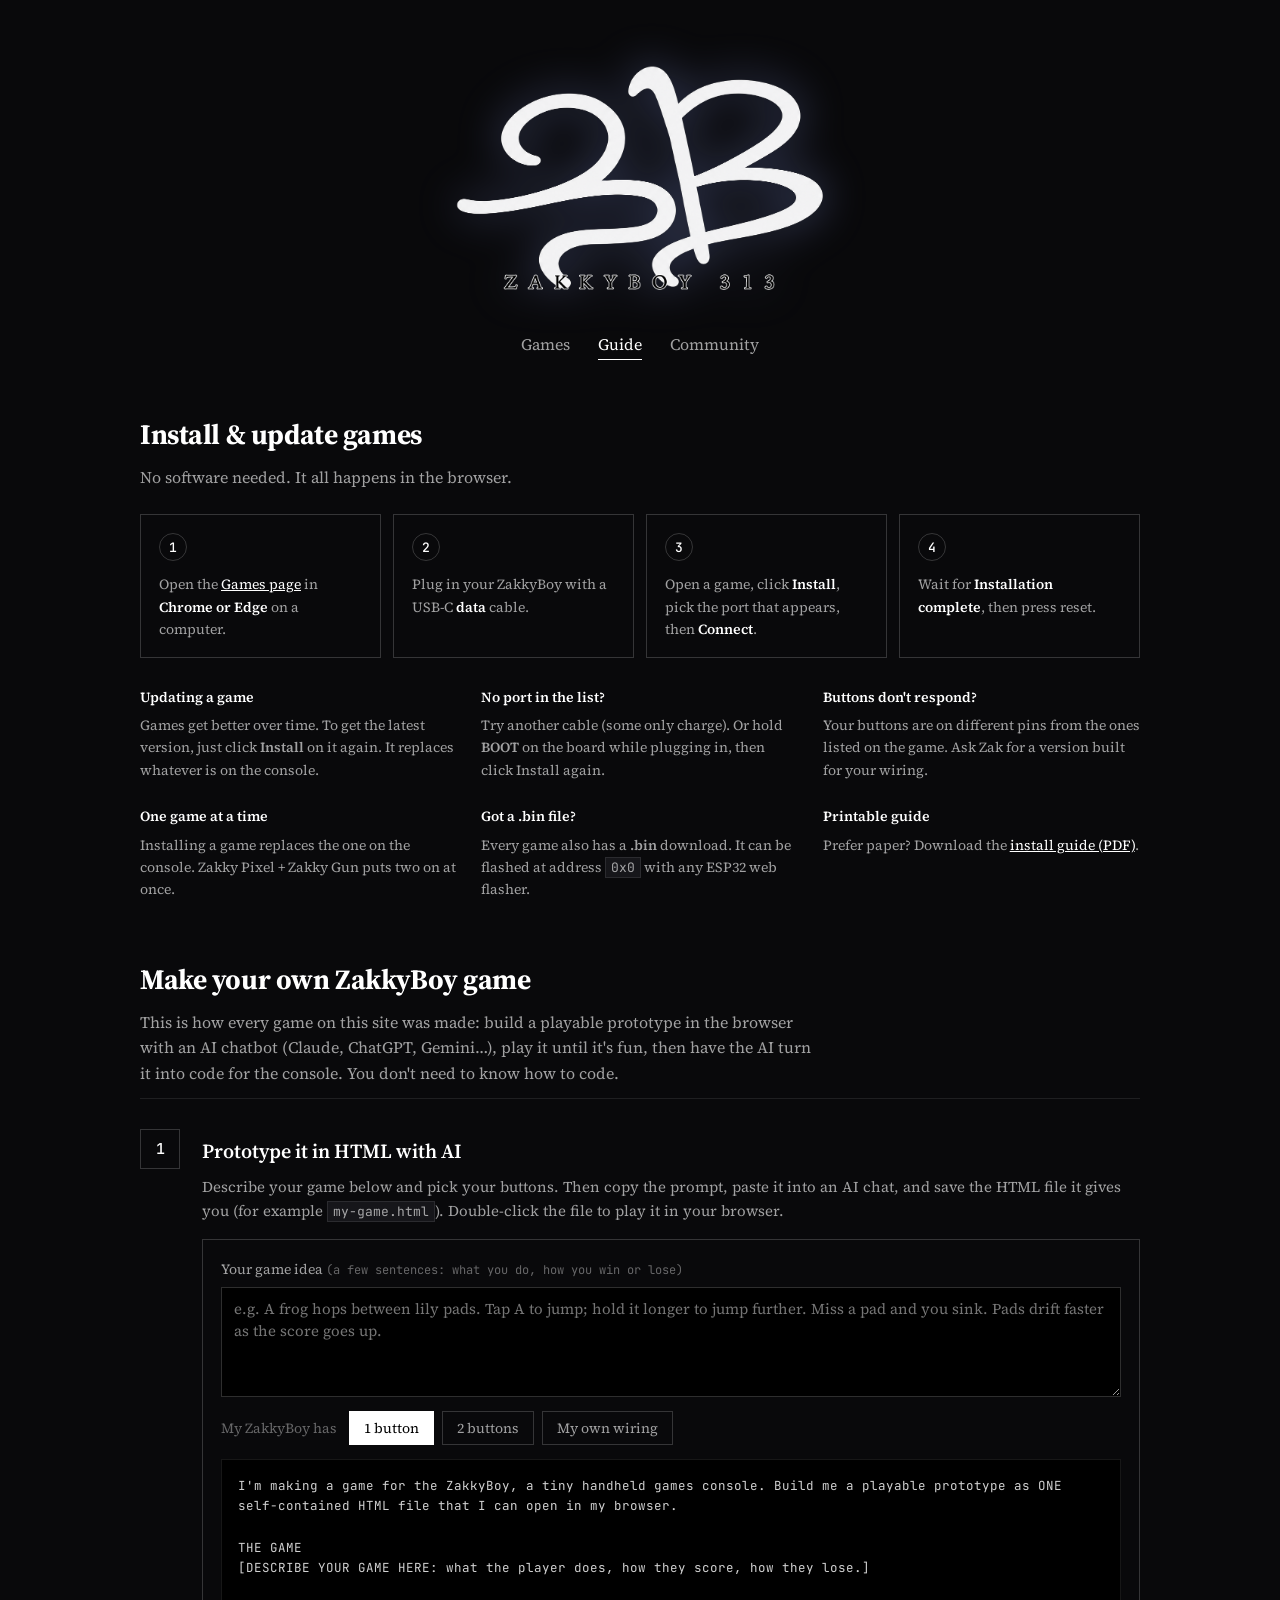
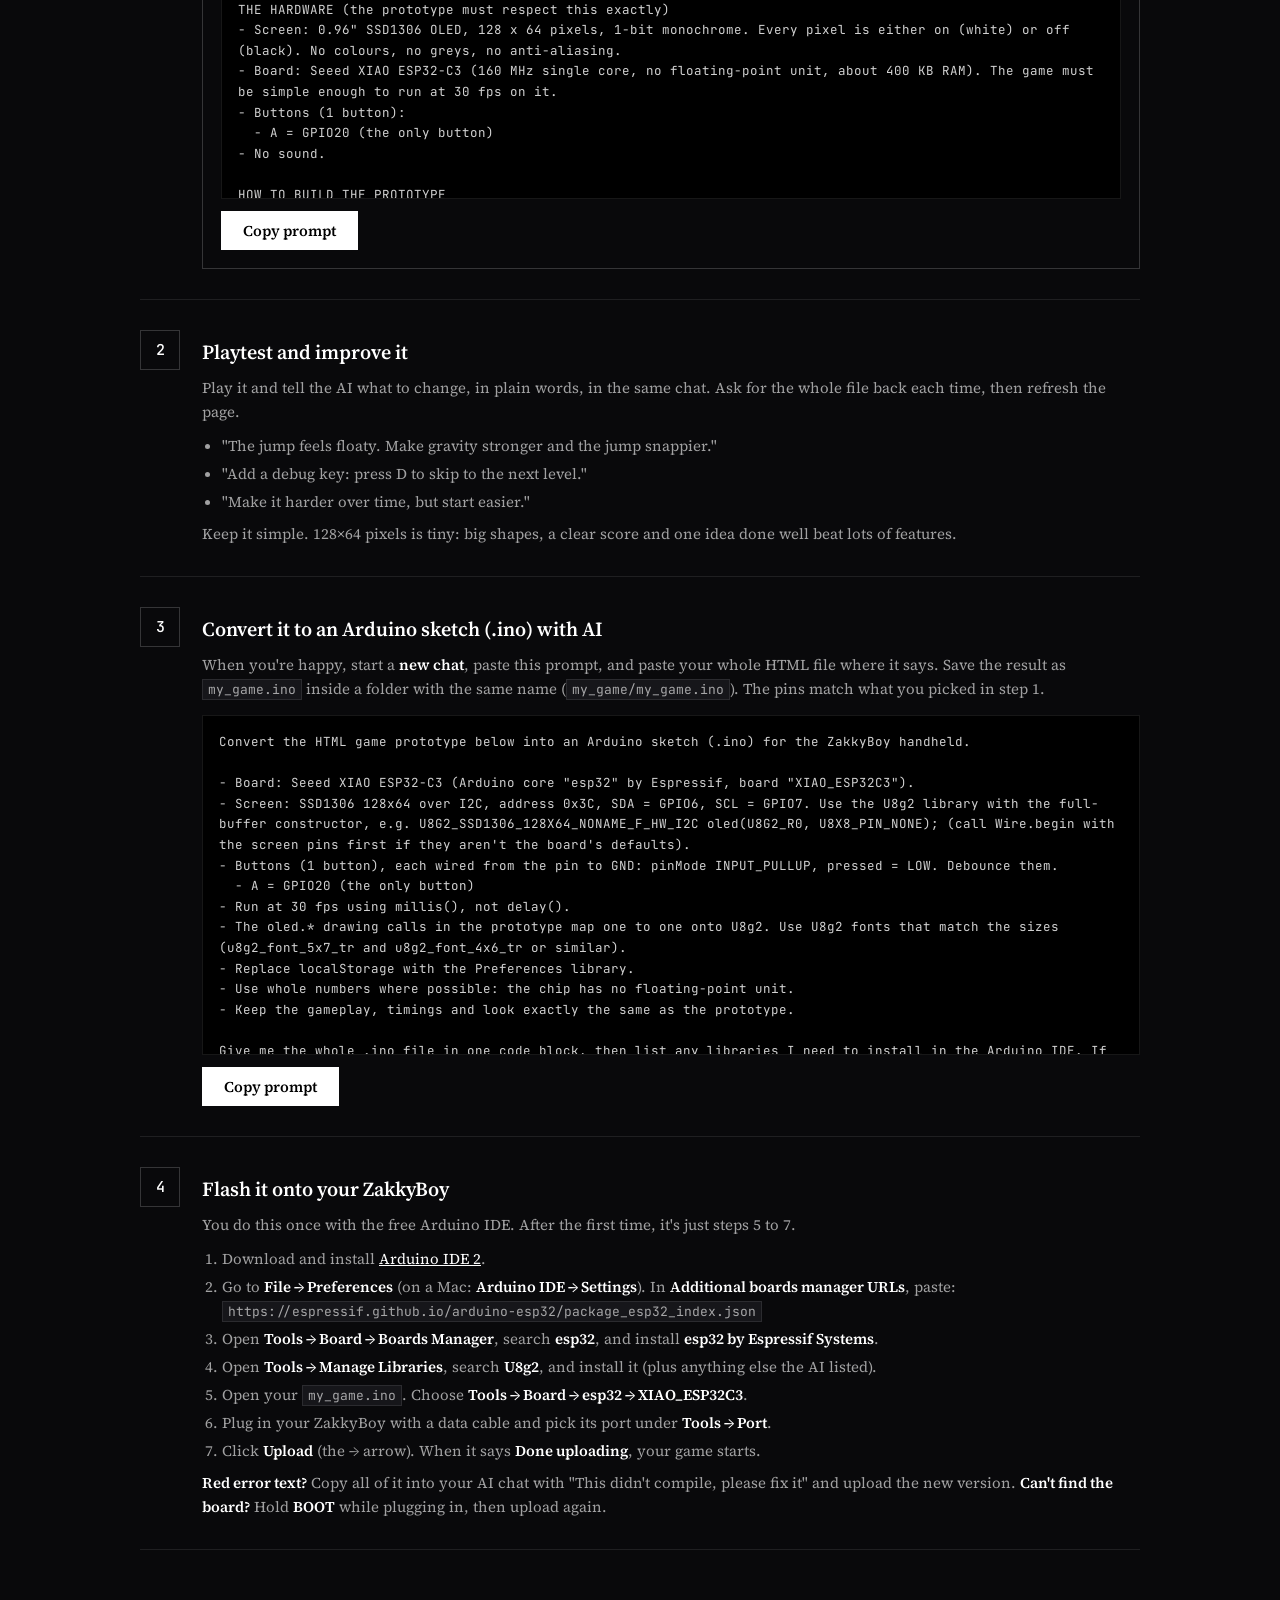
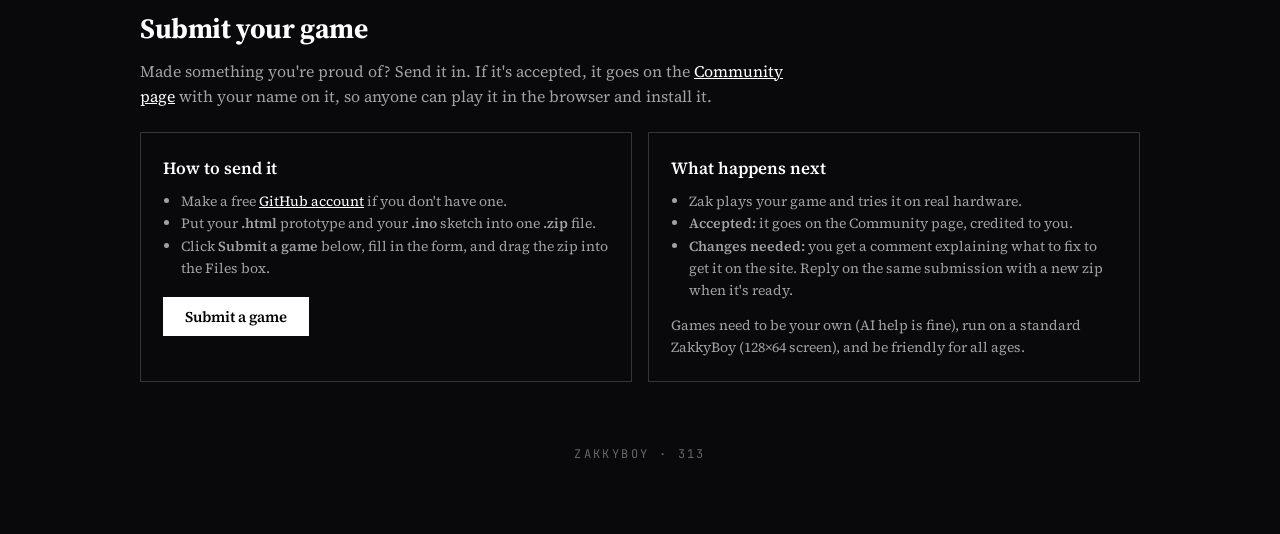
<file: guide.html>
<!doctype html>
<html lang="en">
<head>
<meta charset="utf-8">
<meta name="viewport" content="width=device-width, initial-scale=1">
<title>Guide · ZakkyBoy Games</title>
<meta name="description" content="Install and update ZakkyBoy games, make your own with AI, and submit it to the community page.">
<link rel="icon" href="assets/logo.png">
<link rel="preconnect" href="https://fonts.googleapis.com">
<link rel="preconnect" href="https://fonts.gstatic.com" crossorigin>
<link href="https://fonts.googleapis.com/css2?family=Source+Serif+4:opsz,wght@8..60,400;8..60,600;8..60,700&family=JetBrains+Mono:wght@400;500&display=swap" rel="stylesheet">
<link rel="stylesheet" href="assets/site.css">
</head>
<body>
<div class="wrap">
  <header class="hero">
    <a href="index.html" aria-label="ZakkyBoy Games home"><img class="logo" src="assets/logo.png" alt="ZakkyBoy 313" width="1058" height="643"></a>
    <nav class="nav" aria-label="Main"><a href="index.html">Games</a><a href="guide.html" aria-current="page">Guide</a><a href="community.html">Community</a></nav>
  </header>
  <!-- ============ INSTALL ============ -->
  <section class="section" id="install">
    <h2>Install &amp; update games</h2>
    <p class="lede">No software needed. It all happens in the browser.</p>
    <ol class="steps">
      <li>Open the <a href="index.html">Games page</a> in <b>Chrome or Edge</b> on a computer.</li>
      <li>Plug in your ZakkyBoy with a USB-C <b>data</b> cable.</li>
      <li>Open a game, click <b>Install</b>, pick the port that appears, then <b>Connect</b>.</li>
      <li>Wait for <b>Installation complete</b>, then press reset.</li>
    </ol>
    <div class="help">
      <div><h4>Updating a game</h4><p>Games get better over time. To get the latest version, just click <b>Install</b> on it again. It replaces whatever is on the console.</p></div>
      <div><h4>No port in the list?</h4><p>Try another cable (some only charge). Or hold <b>BOOT</b> on the board while plugging in, then click Install again.</p></div>
      <div><h4>Buttons don't respond?</h4><p>Your buttons are on different pins from the ones listed on the game. Ask Zak for a version built for your wiring.</p></div>
      <div><h4>One game at a time</h4><p>Installing a game replaces the one on the console. Zakky Pixel + Zakky Gun puts two on at once.</p></div>
      <div><h4>Got a .bin file?</h4><p>Every game also has a <b>.bin</b> download. It can be flashed at address <code>0x0</code> with any ESP32 web flasher.</p></div>
      <div><h4>Printable guide</h4><p>Prefer paper? Download the <a href="ZakkyBoy install guide.pdf">install guide (PDF)</a>.</p></div>
    </div>
  </section>

  <!-- ============ MAKE ============ -->
  <section class="section" id="make">
    <h2>Make your own ZakkyBoy game</h2>
    <p class="lede">This is how every game on this site was made: build a playable prototype in the browser with an AI chatbot (Claude, ChatGPT, Gemini…), play it until it's fun, then have the AI turn it into code for the console. You don't need to know how to code.</p>

    <div class="stage-step">
      <div class="stage-num">1</div>
      <div>
        <h3>Prototype it in HTML with AI</h3>
        <p>Describe your game below and pick your buttons. Then copy the prompt, paste it into an AI chat, and save the HTML file it gives you (for example <code>my-game.html</code>). Double-click the file to play it in your browser.</p>
        <div class="builder">
          <div class="field">
            <label for="idea">Your game idea <span>(a few sentences: what you do, how you win or lose)</span></label>
            <textarea id="idea" placeholder="e.g. A frog hops between lily pads. Tap A to jump; hold it longer to jump further. Miss a pad and you sink. Pads drift faster as the score goes up."></textarea>
          </div>
          <div class="builder-row" role="group" aria-label="Buttons">
            <span class="label">My ZakkyBoy has</span>
            <button class="chip" type="button" data-layout="1" aria-pressed="true">1 button</button>
            <button class="chip" type="button" data-layout="2" aria-pressed="false">2 buttons</button>
            <button class="chip" type="button" data-layout="custom" aria-pressed="false">My own wiring</button>
          </div>
          <div class="form-grid" id="custom" hidden>
            <div class="field">
              <label for="cbuttons">Buttons and pins</label>
              <input type="text" id="cbuttons" placeholder="e.g. A = GPIO20, B = GPIO3, START = GPIO2 (separate with commas)">
            </div>
            <div class="field">
              <label for="cscreen">Screen pins</label>
              <input type="text" id="cscreen" value="SDA = GPIO6, SCL = GPIO7">
            </div>
          </div>
          <div class="prompt">
            <pre id="prompt1"></pre>
            <div class="prompt-actions"><button class="btn" type="button" data-copy="prompt1">Copy prompt</button><span class="copied" aria-live="polite"></span></div>
          </div>
        </div>
      </div>
    </div>

    <div class="stage-step">
      <div class="stage-num">2</div>
      <div>
        <h3>Playtest and improve it</h3>
        <p>Play it and tell the AI what to change, in plain words, in the same chat. Ask for the whole file back each time, then refresh the page.</p>
        <ul>
          <li>"The jump feels floaty. Make gravity stronger and the jump snappier."</li>
          <li>"Add a debug key: press D to skip to the next level."</li>
          <li>"Make it harder over time, but start easier."</li>
        </ul>
        <p>Keep it simple. 128×64 pixels is tiny: big shapes, a clear score and one idea done well beat lots of features.</p>
      </div>
    </div>

    <div class="stage-step">
      <div class="stage-num">3</div>
      <div>
        <h3>Convert it to an Arduino sketch (.ino) with AI</h3>
        <p>When you're happy, start a <b>new chat</b>, paste this prompt, and paste your whole HTML file where it says. Save the result as <code>my_game.ino</code> inside a folder with the same name (<code>my_game/my_game.ino</code>). The pins match what you picked in step 1.</p>
        <div class="prompt" style="margin-top:14px">
          <pre id="prompt2"></pre>
          <div class="prompt-actions"><button class="btn" type="button" data-copy="prompt2">Copy prompt</button><span class="copied" aria-live="polite"></span></div>
        </div>
      </div>
    </div>

    <div class="stage-step">
      <div class="stage-num">4</div>
      <div>
        <h3>Flash it onto your ZakkyBoy</h3>
        <p>You do this once with the free Arduino IDE. After the first time, it's just steps 5 to 7.</p>
        <ol>
          <li>Download and install <a href="https://www.arduino.cc/en/software" target="_blank" rel="noopener">Arduino IDE 2</a>.</li>
          <li>Go to <b>File → Preferences</b> (on a Mac: <b>Arduino IDE → Settings</b>). In <b>Additional boards manager URLs</b>, paste:<br><code>https://espressif.github.io/arduino-esp32/package_esp32_index.json</code></li>
          <li>Open <b>Tools → Board → Boards Manager</b>, search <b>esp32</b>, and install <b>esp32 by Espressif Systems</b>.</li>
          <li>Open <b>Tools → Manage Libraries</b>, search <b>U8g2</b>, and install it (plus anything else the AI listed).</li>
          <li>Open your <code>my_game.ino</code>. Choose <b>Tools → Board → esp32 → XIAO_ESP32C3</b>.</li>
          <li>Plug in your ZakkyBoy with a data cable and pick its port under <b>Tools → Port</b>.</li>
          <li>Click <b>Upload</b> (the → arrow). When it says <b>Done uploading</b>, your game starts.</li>
        </ol>
        <p><b>Red error text?</b> Copy all of it into your AI chat with "This didn't compile, please fix it" and upload the new version. <b>Can't find the board?</b> Hold <b>BOOT</b> while plugging in, then upload again.</p>
      </div>
    </div>
  </section>

  <!-- ============ SUBMIT ============ -->
  <section class="section" id="submit">
    <h2>Submit your game</h2>
    <p class="lede">Made something you're proud of? Send it in. If it's accepted, it goes on the <a href="community.html">Community page</a> with your name on it, so anyone can play it in the browser and install it.</p>

    <div class="two-col">
      <div class="panel">
        <h3>How to send it</h3>
        <ul>
          <li>Make a free <a href="https://github.com/signup" target="_blank" rel="noopener">GitHub account</a> if you don't have one.</li>
          <li>Put your <b>.html</b> prototype and your <b>.ino</b> sketch into one <b>.zip</b> file.</li>
          <li>Click <b>Submit a game</b> below, fill in the form, and drag the zip into the Files box.</li>
        </ul>
        <p style="margin-top:18px"><a class="btn" href="https://github.com/zakkyboy313/zakkyboy-games/issues/new?template=submit-game.yml" target="_blank" rel="noopener">Submit a game</a></p>
      </div>
      <div class="panel">
        <h3>What happens next</h3>
        <ul>
          <li>Zak plays your game and tries it on real hardware.</li>
          <li><b>Accepted:</b> it goes on the Community page, credited to you.</li>
          <li><b>Changes needed:</b> you get a comment explaining what to fix to get it on the site. Reply on the same submission with a new zip when it's ready.</li>
        </ul>
        <p style="margin-top:12px">Games need to be your own (AI help is fine), run on a standard ZakkyBoy (128×64 screen), and be friendly for all ages.</p>
      </div>
    </div>
  </section>

  <footer>ZAKKYBOY · 313</footer>
</div>
<script>
// Prompt builder: fills the two AI prompts with the player's idea and button wiring, and copies them.
const LAYOUTS = {
  1: { n: '1 button', buttons: ['A = GPIO20 (the only button)'], keys: 'Space = A' },
  2: { n: '2 buttons', buttons: ['A = GPIO20 (confirm)', 'B = GPIO3 (cycle / back)'], keys: 'Z = A, X = B' },
};
let layout = '1';
const $ = id => document.getElementById(id);

function wiring() {
  if (layout !== 'custom') return { ...LAYOUTS[layout], screen: 'SDA = GPIO6, SCL = GPIO7' };
  const buttons = $('cbuttons').value.split(',').map(s => s.trim()).filter(Boolean);
  if (!buttons.length) buttons.push('[LIST YOUR BUTTONS AND THEIR GPIO PINS HERE]');
  const n = buttons[0].startsWith('[') ? 'my own wiring' : buttons.length + ' button' + (buttons.length === 1 ? '' : 's');
  return { n, buttons,
           keys: 'arrow keys for any direction buttons, Z = A, X = B, Enter = START (pick sensible keys for any others)',
           screen: $('cscreen').value.trim() || 'SDA = GPIO6, SCL = GPIO7' };
}

function render() {
  const w = wiring();
  const list = w.buttons.map(b => '  - ' + b).join('\n');
  const idea = $('idea').value.trim() || '[DESCRIBE YOUR GAME HERE: what the player does, how they score, how they lose.]';
  $('prompt1').textContent =
`I'm making a game for the ZakkyBoy, a tiny handheld games console. Build me a playable prototype as ONE self-contained HTML file that I can open in my browser.

THE GAME
${idea}

THE HARDWARE (the prototype must respect this exactly)
- Screen: 0.96" SSD1306 OLED, 128 x 64 pixels, 1-bit monochrome. Every pixel is either on (white) or off (black). No colours, no greys, no anti-aliasing.
- Board: Seeed XIAO ESP32-C3 (160 MHz single core, no floating-point unit, about 400 KB RAM). The game must be simple enough to run at 30 fps on it.
- Buttons (${w.n}):
${list}
- No sound.

HOW TO BUILD THE PROTOTYPE
- Draw the 128x64 screen on a <canvas> scaled up 6x with crisp pixels (image-rendering: pixelated), centred on a dark page.
- Do ALL game drawing through a small object called "oled" that copies the U8g2 Arduino library: clearBuffer(), sendBuffer(), drawPixel, drawHLine, drawVLine, drawLine, drawBox, drawFrame, drawCircle, drawDisc, drawRBox, drawRFrame, drawTriangle, setDrawColor(0/1/2), setFont(name) and drawStr(x, y, text) with a small pixel font (5x7 and 3x5), positioned from the text baseline like U8g2. Never draw game graphics with other canvas calls, CSS or HTML elements. This is so the game can be converted to Arduino line by line later.
- Keyboard controls: ${w.keys}. Also show clickable on-screen buttons under the screen.
- Use one game loop at a fixed 30 fps: setup() runs once, then loop() every frame, like an Arduino sketch.
- Keep game state in plain variables, arrays and simple objects (they will become C structs). Prefer whole numbers, and don't create new arrays or objects every frame.
- Save the high score with localStorage (numbers only).
- Include a title screen, the game itself, and a game-over screen with the score. A starts and restarts.

Give me the complete HTML file in one code block. After it, suggest three ideas that would make the game more fun on such a tiny screen.`;

  $('prompt2').textContent =
`Convert the HTML game prototype below into an Arduino sketch (.ino) for the ZakkyBoy handheld.

- Board: Seeed XIAO ESP32-C3 (Arduino core "esp32" by Espressif, board "XIAO_ESP32C3").
- Screen: SSD1306 128x64 over I2C, address 0x3C, ${w.screen}. Use the U8g2 library with the full-buffer constructor, e.g. U8G2_SSD1306_128X64_NONAME_F_HW_I2C oled(U8G2_R0, U8X8_PIN_NONE); (call Wire.begin with the screen pins first if they aren't the board's defaults).
- Buttons (${w.n}), each wired from the pin to GND: pinMode INPUT_PULLUP, pressed = LOW. Debounce them.
${list}
- Run at 30 fps using millis(), not delay().
- The oled.* drawing calls in the prototype map one to one onto U8g2. Use U8g2 fonts that match the sizes (u8g2_font_5x7_tr and u8g2_font_4x6_tr or similar).
- Replace localStorage with the Preferences library.
- Use whole numbers where possible: the chip has no floating-point unit.
- Keep the gameplay, timings and look exactly the same as the prototype.

Give me the whole .ino file in one code block, then list any libraries I need to install in the Arduino IDE. If it doesn't compile, I'll paste the error back to you.

Here is the prototype:

[PASTE YOUR WHOLE HTML FILE HERE]`;
}

document.querySelectorAll('[data-layout]').forEach(chip => chip.addEventListener('click', () => {
  layout = chip.dataset.layout;
  document.querySelectorAll('[data-layout]').forEach(c => c.setAttribute('aria-pressed', c === chip));
  $('custom').hidden = layout !== 'custom';
  render();
}));
['idea', 'cbuttons', 'cscreen'].forEach(id => $(id).addEventListener('input', render));

document.querySelectorAll('[data-copy]').forEach(btn => btn.addEventListener('click', async () => {
  const text = $(btn.dataset.copy).textContent;
  const note = btn.parentElement.querySelector('.copied');
  try { await navigator.clipboard.writeText(text); note.textContent = 'Copied. Paste it into your AI chat.'; }
  catch (_) {
    const r = document.createRange(); r.selectNodeContents($(btn.dataset.copy));
    getSelection().removeAllRanges(); getSelection().addRange(r);
    note.textContent = 'Selected: press Ctrl+C (or Cmd+C) to copy.';
  }
  setTimeout(() => { note.textContent = ''; }, 4000);
}));

render();
</script>
</body>
</html>
</file>
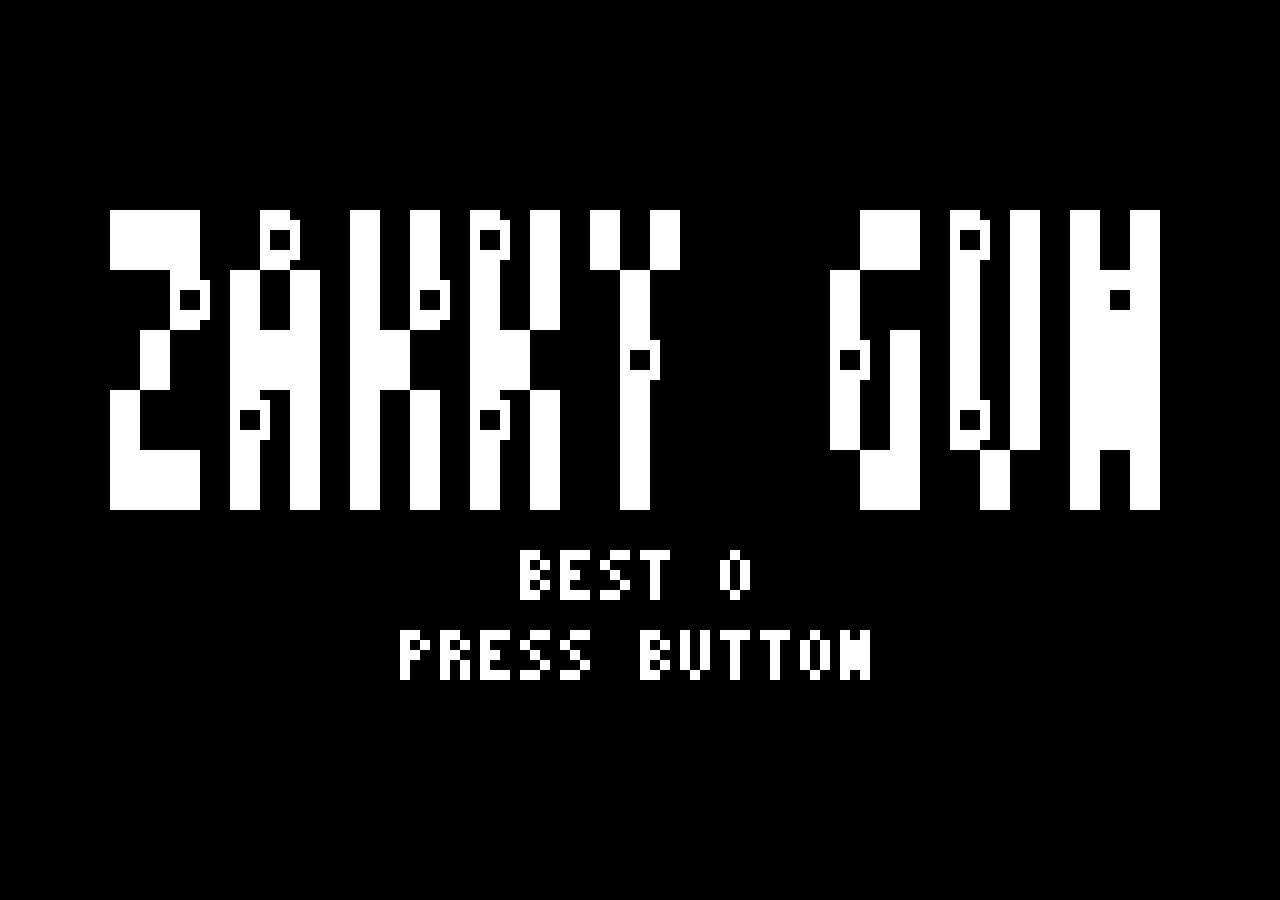
<file: play/gravity-tunnel.html>
<!DOCTYPE html>
<html lang="en">
<head>
<meta charset="UTF-8">
<meta name="viewport" content="width=device-width, initial-scale=1.0, user-scalable=no">
<title>GRAVITY TUNNEL</title>
<style>
  * { margin: 0; padding: 0; box-sizing: border-box; }
  html, body {
    background: #111;
    display: flex;
    flex-direction: column;
    align-items: center;
    min-height: 100vh;
    font-family: monospace;
    touch-action: none;
    overflow-x: hidden;
  }
  #layout {
    display: flex;
    flex-direction: column;
    align-items: center;
    gap: 8px;
    padding: 8px;
    width: 100%;
  }
  #left-col {
    display: flex;
    flex-direction: column;
    align-items: center;
    gap: 8px;
    width: 100%;
  }
  #canvas-wrap {
    width: 100%;
    display: flex;
    justify-content: center;
  }
  #gameCanvas {
    display: block;
    image-rendering: pixelated;
    image-rendering: crisp-edges;
    border: 1px solid #333;
    width: min(512px, 100%);
    height: auto;
  }
  #btn {
    width: min(512px, 100%);
    height: 72px;
    background: #1a1a1a;
    border: 2px solid #444;
    color: #fff;
    font-family: monospace;
    font-size: 14px;
    letter-spacing: 3px;
    cursor: pointer;
    user-select: none;
    -webkit-user-select: none;
    transition: background 0.05s;
  }
  #btn:active, #btn.pressed { background: #2a2a2a; border-color: #888; }
  #debug {
    width: min(512px, 100%);
    background: #0a0a0a;
    border: 1px solid #333;
    padding: 10px;
    color: #aaa;
    font-size: 11px;
    overflow-y: auto;
  }
  #debug h3 {
    color: #fff;
    font-size: 10px;
    letter-spacing: 2px;
    margin-bottom: 8px;
    border-bottom: 1px solid #333;
    padding-bottom: 4px;
  }
  .debug-section { margin-bottom: 10px; }
  .debug-section h4 {
    color: #888;
    font-size: 9px;
    letter-spacing: 1px;
    margin-bottom: 5px;
    text-transform: uppercase;
  }
  .slider-row {
    display: flex;
    align-items: center;
    gap: 6px;
    margin-bottom: 4px;
  }
  .slider-row label {
    width: 110px;
    font-size: 9px;
    color: #777;
    flex-shrink: 0;
  }
  .slider-row input[type=range] {
    flex: 1;
    height: 3px;
    accent-color: #fff;
  }
  .slider-row span {
    width: 30px;
    text-align: right;
    font-size: 9px;
    color: #ccc;
  }
</style>
</head>
<body>
<div id="layout">
  <div id="left-col">
    <div id="canvas-wrap">
      <canvas id="gameCanvas" width="128" height="64"></canvas>
    </div>
    <button id="btn">[ HOLD ]</button>
  </div>
  <div id="debug">
    <h3>DEBUG</h3>
    <div class="debug-section">
      <h4>Player</h4>
      <div class="slider-row"><label>Gravity</label><input type="range" id="sl-gravity" min="0.01" max="0.5" step="0.01" value="0.03"><span id="vl-gravity">0.03</span></div>
      <div class="slider-row"><label>Thrust</label><input type="range" id="sl-thrust" min="0.01" max="0.6" step="0.01" value="0.06"><span id="vl-thrust">0.06</span></div>
      <div class="slider-row"><label>Max Speed Y</label><input type="range" id="sl-maxvy" min="0.2" max="3" step="0.05" value="1.2"><span id="vl-maxvy">1.20</span></div>
      <div class="slider-row"><label>Fire Rate (s)</label><input type="range" id="sl-firerate" min="0.5" max="6" step="0.1" value="3"><span id="vl-firerate">3.0</span></div>
      <div class="slider-row"><label>Bullet Speed</label><input type="range" id="sl-bspeed" min="0.5" max="5" step="0.1" value="2.7"><span id="vl-bspeed">2.7</span></div>
      <div class="slider-row"><label>Attack Power</label><input type="range" id="sl-atk" min="1" max="5" step="1" value="1"><span id="vl-atk">1</span></div>
      <div class="slider-row"><label>Bullet Height</label><input type="range" id="sl-bulletH" min="1" max="5" step="1" value="2"><span id="vl-bulletH">2</span></div>
      <div class="slider-row"><label>Max HP</label><input type="range" id="sl-playerhp" min="1" max="10" step="1" value="3"><span id="vl-playerhp">3</span></div>
    </div>
    <div class="debug-section">
      <h4>Enemy</h4>
      <div class="slider-row"><label>Speed</label><input type="range" id="sl-espeed" min="0.1" max="3" step="0.05" value="0.5"><span id="vl-espeed">0.50</span></div>
      <div class="slider-row"><label>Fire Rate (s)</label><input type="range" id="sl-efirerate" min="0.5" max="6" step="0.1" value="4"><span id="vl-efirerate">4.0</span></div>
      <div class="slider-row"><label>Bullet Speed</label><input type="range" id="sl-ebspeed" min="0.5" max="4" step="0.1" value="1.3"><span id="vl-ebspeed">1.3</span></div>
      <div class="slider-row"><label>Max HP</label><input type="range" id="sl-ehp" min="1" max="10" step="1" value="1"><span id="vl-ehp">1</span></div>
      <div class="slider-row"><label>Points</label><input type="range" id="sl-epoints" min="1" max="10" step="1" value="1"><span id="vl-epoints">1</span></div>
      <div class="slider-row"><label>Spawn Rate (s)</label><input type="range" id="sl-espawn" min="0.5" max="8" step="0.25" value="3"><span id="vl-espawn">3.0</span></div>
      <div class="slider-row"><label>↳ current rate</label><span style="font-size:9px;color:#fff;font-weight:bold" id="vl-spawnrate">3.00</span></div>
      <div class="slider-row"><label>Powerup Every N pts</label><input type="range" id="sl-puevery" min="1" max="50" step="1" value="10"><span id="vl-puevery">10</span></div>
    </div>
    <div class="debug-section">
      <h4>Powerups</h4>
      <div style="display:flex;gap:16px;align-items:center;padding:4px 0;">
        <div>
          <div style="font-size:9px;color:#777;margin-bottom:3px;">HP</div>
          <canvas id="pu-preview-hp" width="24" height="24" style="image-rendering:pixelated;width:48px;height:48px;background:#000;border:1px solid #333;"></canvas>
        </div>
        <div>
          <div style="font-size:9px;color:#777;margin-bottom:3px;">FIRE RATE</div>
          <canvas id="pu-preview-fr" width="24" height="24" style="image-rendering:pixelated;width:48px;height:48px;background:#000;border:1px solid #333;"></canvas>
        </div>
      </div>
    </div>
      <div class="slider-row"><label>Amplitude (px)</label><input type="range" id="sl-ball-amp" min="1" max="40" step="1" value="10"><span id="vl-ball-amp">10</span></div>
      <div class="slider-row"><label>Frequency (Hz)</label><input type="range" id="sl-ball-freq" min="0.1" max="3" step="0.1" value="0.8"><span id="vl-ball-freq">0.8</span></div>
      <div class="slider-row"><label>Speed</label><input type="range" id="sl-ball-speed" min="0.1" max="3" step="0.05" value="0.4"><span id="vl-ball-speed">0.40</span></div>
      <div class="slider-row"><label>Knockback (px)</label><input type="range" id="sl-ball-kb" min="0" max="40" step="1" value="15"><span id="vl-ball-kb">15</span></div>
      <div class="slider-row"><button onclick="forceSpawnBall()" style="font-size:9px;font-family:monospace;background:#1a1a1a;color:#fff;border:1px solid #444;padding:3px 8px;cursor:pointer;">SPAWN BALL</button></div>
    </div>
  </div>
</div>

<script>
const canvas = document.getElementById('gameCanvas');
const ctx = canvas.getContext('2d');
const W = 128, H = 64;

// ─── PIXEL FONT 3x5 ──────────────────────────────────────────────────────────
const FONT = {
  'A':['010','101','111','101','101'],'B':['110','101','110','101','110'],
  'C':['011','100','100','100','011'],'D':['110','101','101','101','110'],
  'E':['111','100','110','100','111'],'F':['111','100','110','100','100'],
  'G':['011','100','101','101','011'],'H':['101','101','111','101','101'],
  'I':['111','010','010','010','111'],'J':['111','001','001','101','010'],
  'K':['101','101','110','101','101'],'L':['100','100','100','100','111'],
  'M':['101','111','111','101','101'],'N':['101','111','111','111','101'],
  'O':['010','101','101','101','010'],'P':['110','101','110','100','100'],
  'Q':['010','101','101','110','011'],'R':['110','101','110','101','101'],
  'S':['011','100','010','001','110'],'T':['111','010','010','010','010'],
  'U':['101','101','101','101','010'],'V':['101','101','101','010','010'],
  'W':['101','101','111','111','101'],'X':['101','101','010','101','101'],
  'Y':['101','010','010','010','010'],'Z':['111','001','010','100','111'],
  '0':['010','101','101','101','010'],'1':['010','110','010','010','111'],
  '2':['110','001','010','100','111'],'3':['110','001','010','001','110'],
  '4':['101','101','111','001','001'],'5':['111','100','110','001','110'],
  '6':['010','100','110','101','010'],'7':['111','001','010','010','010'],
  '8':['010','101','010','101','010'],'9':['010','101','011','001','010'],
  ' ':['000','000','000','000','000'],':':['000','010','000','010','000'],
  '-':['000','000','111','000','000'],'!':['010','010','010','000','010'],
  '.':['000','000','000','000','010'],'+':['000','010','111','010','000'],
};

function drawText(text, x, y) {
  let cx = x;
  for (const ch of text.toUpperCase()) {
    const g = FONT[ch] || FONT[' '];
    for (let row = 0; row < 5; row++)
      for (let col = 0; col < 3; col++)
        if (g[row][col] === '1') ctx.fillRect(cx + col, y + row, 1, 1);
    cx += 4;
  }
}

// ─── PRIMITIVES ───────────────────────────────────────────────────────────────
function drawLine(x0, y0, x1, y1) {
  x0=Math.round(x0); y0=Math.round(y0); x1=Math.round(x1); y1=Math.round(y1);
  let dx=Math.abs(x1-x0), dy=-Math.abs(y1-y0), sx=x0<x1?1:-1, sy=y0<y1?1:-1, err=dx+dy;
  while(true){
    ctx.fillRect(x0,y0,1,1);
    if(x0===x1&&y0===y1) break;
    let e2=2*err;
    if(e2>=dy){err+=dy;x0+=sx;}
    if(e2<=dx){err+=dx;y0+=sy;}
  }
}
function drawRect(x,y,w,h){
  drawLine(x,y,x+w-1,y); drawLine(x,y+h-1,x+w-1,y+h-1);
  drawLine(x,y,x,y+h-1); drawLine(x+w-1,y,x+w-1,y+h-1);
}
function fillRect(x,y,w,h){ ctx.fillRect(Math.round(x),Math.round(y),w,h); }

// Bresenham circle outline
function drawCircle(cx,cy,r){
  cx=Math.round(cx); cy=Math.round(cy);
  let x=0,y=r,d=3-2*r;
  function plot(px,py){ if(px>=0&&px<W&&py>=0&&py<H) ctx.fillRect(px,py,1,1); }
  while(y>=x){
    plot(cx+x,cy+y); plot(cx-x,cy+y); plot(cx+x,cy-y); plot(cx-x,cy-y);
    plot(cx+y,cy+x); plot(cx-y,cy+x); plot(cx+y,cy-x); plot(cx-y,cy-x);
    if(d<0) d+=4*x+6; else{d+=4*(x-y)+10;y--;} x++;
  }
}

// ─── SLIDERS ──────────────────────────────────────────────────────────────────
function bindSlider(id, valId, decimals) {
  const sl = document.getElementById(id);
  const vl = document.getElementById(valId);
  sl.addEventListener('input', () => { vl.textContent = parseFloat(sl.value).toFixed(decimals); });
  return () => parseFloat(sl.value);
}
const getGravity   = bindSlider('sl-gravity',  'vl-gravity',  2);
const getThrust    = bindSlider('sl-thrust',   'vl-thrust',   2);
const getMaxVY     = bindSlider('sl-maxvy',    'vl-maxvy',    2);
const getFireRate  = bindSlider('sl-firerate', 'vl-firerate', 1);
const getBSpeed    = bindSlider('sl-bspeed',   'vl-bspeed',   1);
const getAtk       = bindSlider('sl-atk',      'vl-atk',      0);
const getPlayerHP  = bindSlider('sl-playerhp', 'vl-playerhp', 0);
const getESpeed    = bindSlider('sl-espeed',   'vl-espeed',   2);
const getEFireRate = bindSlider('sl-efirerate','vl-efirerate',1);
const getEBSpeed   = bindSlider('sl-ebspeed',  'vl-ebspeed',  1);
const getEHPMax    = bindSlider('sl-ehp',      'vl-ehp',      0);
const getEPoints   = bindSlider('sl-epoints',  'vl-epoints',  0);
const getESpawn    = bindSlider('sl-espawn',   'vl-espawn',   1);
const getPUEvery   = bindSlider('sl-puevery',  'vl-puevery',  0);
const getBulletH   = bindSlider('sl-bulletH',  'vl-bulletH',  0);
const getBallAmp   = bindSlider('sl-ball-amp',  'vl-ball-amp',  0);
const getBallFreq  = bindSlider('sl-ball-freq', 'vl-ball-freq', 1);
const getBallSpeed = bindSlider('sl-ball-speed','vl-ball-speed',2);
const getBallKB    = bindSlider('sl-ball-kb',   'vl-ball-kb',   0);

// ─── CONSTANTS ────────────────────────────────────────────────────────────────
const PW=7, PH=5, EW=7, EH=5, BW=3;

// ─── STATE ────────────────────────────────────────────────────────────────────
let player, bullets, enemyBullets, enemies, powerups, explosions;
let score, killCount, spawnTimer, playerFireTimer;
let pointsEarned; // only goes up, used for powerup thresholds
let comboCount, comboButtonUses, comboPopTimer, comboPopValue, lastScoreForPU;
let powerupsCollected;
let bestScore=0, bestKills=0;
let buttonHeld = false;
let state = 'title';
let flashTimer = 0;

function initGame() {
  const maxHp = getPlayerHP();
  player = { x:8, y:H/2-PH/2, vy:0, hp:maxHp, maxHp, invTimer:0 };
  bullets=[]; enemyBullets=[]; enemies=[]; powerups=[]; explosions=[]; heartBursts=[];
  score=0; killCount=0; pointsEarned=0; spawnTimer=currentSpawnRate(); playerFireTimer=0; flashTimer=0;
  powerupsCollected=0;
  comboCount=0;       // current stomp chain length
  comboButtonUses=0;  // button presses since last stomp (breaks combo at >1)
  comboPopTimer=0;    // how long to show combo text
  comboPopValue=0;    // what combo value to show
  lastScoreForPU=0;   // last score threshold that triggered a powerup
  state='play';
}

// ─── EXPLOSION ────────────────────────────────────────────────────────────────
function makeExplosion(cx,cy,big){
  const n=big?12:8, age=big?26:18;
  return {
    cx, cy, age:0, maxAge:age,
    particles:Array.from({length:n},(_,i)=>{
      const a=(i/n)*Math.PI*2;
      return {dx:Math.cos(a),dy:Math.sin(a)};
    })
  };
}
function drawExplosion(e){
  const r=(e.age/e.maxAge)*10;
  for(const p of e.particles){
    const px=Math.round(e.cx+p.dx*r), py=Math.round(e.cy+p.dy*r);
    if(px>=0&&px<W&&py>=0&&py<H) ctx.fillRect(px,py,1,1);
  }
  if(e.age<5) fillRect(e.cx-1,e.cy-1,3,3);
}

// ─── HEART BURST ──────────────────────────────────────────────────────────────
let heartBursts = [];
function makeHeartBurst(cx, cy){
  heartBursts.push({ cx, cy, age:0, maxAge:20 });
}
function drawHeartBurst(b){
  const t = b.age / b.maxAge;
  const scale = 1 + t * 3; // expand outward
  ctx.fillStyle='#fff';
  for(let row=0;row<5;row++)
    for(let col=0;col<5;col++)
      if(HEART[row][col]){
        const ox = (col-2)*scale, oy = (row-2)*scale;
        ctx.fillRect(Math.round(b.cx+ox), Math.round(b.cy+oy), 1, 1);
      }
}
function spawnPowerup(x,y){
  // if player is at full HP, never give a heart — give firerate instead
  // if player is damaged, always give a heart
  const kind = (player.hp < player.maxHp) ? 'hp' : 'firerate';
  powerups.push({
    kind,
    x, baseY:y, y,
    speed: Math.max(0.15, getESpeed()*0.5),
  });
}

// 5×5 heart shape
const HEART = [
  [0,1,0,1,0],
  [1,1,1,1,1],
  [1,1,1,1,1],
  [0,1,1,1,0],
  [0,0,1,0,0],
];

function drawPowerup(p){
  const cx=Math.round(p.x), cy=Math.round(p.y);
  if(p.kind==='hp'){
    for(let row=0;row<5;row++)
      for(let col=0;col<5;col++)
        if(HEART[row][col]) ctx.fillRect(cx-2+col, cy-2+row, 1, 1);
  } else {
    // gun: barrel row at cy, body 2px wide, grip drops 2px below body-left
    ctx.fillRect(cx-3, cy,   5, 1); // barrel + body (horizontal)
    ctx.fillRect(cx-3, cy+1, 2, 1); // grip top
    ctx.fillRect(cx-3, cy+2, 1, 1); // grip bottom
    // '+' to right of barrel
    ctx.fillRect(cx+3, cy,   1, 3); // vertical
    ctx.fillRect(cx+2, cy+1, 3, 1); // horizontal
  }
}

function forceSpawnBall(){
  if(state!=='play') return;
  const BALL_R=5, eh=BALL_R*2+1;
  const y=Math.random()*(H-eh-4)+2;
  enemies.push({
    type:'ball', x:W+1, y, baseY:y,
    ballSpeed:0.20, ballAmp:12, ballFreq:1.0, ballVariant:'slow',
    sinePhase:0, joltY:0, joltTimer:0, kbFrames:0, kbPerFrame:0,
    hp:3, maxHp:3,
    fireTimer:0, points:4, flashTimer:0,
    w:eh, h:eh, speedMult:1,
  });
}
function currentSpawnRate(){
  const base = getESpawn();
  const steps = Math.floor(score / 10);
  const rate = base - steps * 0.2;
  return Math.max(0.25, rate);
}

function pickEnemyType(){
  // score-gated weighted spawn table
  // weights: [type, weight]
  let pool;
  if(score < 10){
    pool = [['tutorial',1]];
  } else if(score < 20){
    pool = [['basic',1]];
  } else if(score < 25){
    pool = [['basic',3],['shooter',1]];
  } else if(score < 30){
    pool = [['basic',2],['shooter',1]];
  } else if(score < 40){
    pool = [['basic',6],['shooter',3],['fastorb',1]];
  } else {
    pool = [['basic',12],['shooter',6],['fastorb',2],['sloworb',1]];
  }
  const total = pool.reduce((s,[,w])=>s+w, 0);
  let r = Math.random()*total;
  for(const [type,w] of pool){ r-=w; if(r<=0) return type; }
  return pool[pool.length-1][0];
}

function spawnEnemy(){
  const hp=getEHPMax();
  const picked = pickEnemyType();

  // resolve ball variants
  let type = picked;
  let ballSpeed=0, ballAmp=0, ballFreq=0, ballVariant='';
  if(picked==='fastorb'){ type='ball'; ballSpeed=0.40; ballAmp=14; ballFreq=0.8; ballVariant='fast'; }
  else if(picked==='sloworb'){ type='ball'; ballSpeed=0.20; ballAmp=12; ballFreq=1.0; ballVariant='slow'; }

  const BALL_R = 5;
  const ew = type==='ball' ? BALL_R*2+1 : EW;
  const eh = type==='ball' ? BALL_R*2+1 : EH;

  const ballHp = ballVariant==='slow' ? 3 : (type==='ball' ? 2 : hp);
  const ballPoints = ballVariant==='slow' ? 4 : ballVariant==='fast' ? 2 : getEPoints();
  const finalHp = type==='ball' ? ballHp : hp;

  // tutorial moves 15% slower
  const speedMult = picked==='tutorial' ? 0.85 : 1.0;

  const y = Math.random()*(H-eh-4)+2;
  enemies.push({
    type: type==='ball' ? 'ball' : (picked==='tutorial'?'tutorial':picked),
    x: W+1, y, baseY: y,
    ballSpeed, ballAmp, ballFreq, ballVariant,
    sinePhase: 0,   // accumulates only when not in knockback
    joltY: 0, joltTimer: 0, kbFrames: 0, kbPerFrame: 0,
    hp: finalHp, maxHp: finalHp,
    fireTimer: Math.random()*getEFireRate(),
    points: type==='ball' ? ballPoints : getEPoints(),
    flashTimer: 0,
    w: ew, h: eh,
    speedMult,
  });
}

// ─── AABB ─────────────────────────────────────────────────────────────────────
function aabb(ax,ay,aw,ah,bx,by,bw,bh){
  return ax<bx+bw&&ax+aw>bx&&ay<by+bh&&ay+ah>by;
}
function die(){
  if(score>bestScore) bestScore=score;
  if(killCount>bestKills) bestKills=killCount;
  const frSl=document.getElementById('sl-firerate');
  frSl.value=3; frSl.dispatchEvent(new Event('input'));
  explosions.push(makeExplosion(player.x+PW/2,player.y+PH/2,true));
  state='dead';
}

// returns true if damage was applied
function takeDamage(){
  if(player.invTimer>0) return false;
  player.hp--;
  player.invTimer=40; // ~40 frames invincible
  flashTimer=8;
  comboCount=0; comboButtonUses=0;
  if(player.hp<=0){ die(); return true; }
  return true;
}

// ─── MAIN LOOP ────────────────────────────────────────────────────────────────
let last=null;
function update(ts){
  if(!last) last=ts;
  const dt=Math.min((ts-last)/1000,0.05);
  last=ts;

  if(state==='title'||state==='dead'){
    if(explosions) for(let i=explosions.length-1;i>=0;i--){
      explosions[i].age++;
      if(explosions[i].age>=explosions[i].maxAge) explosions.splice(i,1);
    }
    requestAnimationFrame(draw);
    requestAnimationFrame(update);
    return;
  }

  // PLAYER PHYSICS
  if(buttonHeld) player.vy-=getThrust();
  player.vy+=getGravity();
  player.vy=Math.max(-getMaxVY(),Math.min(getMaxVY(),player.vy));
  player.y+=player.vy;
  if(player.y<=1){player.y=1;player.vy=0;}
  if(player.y>=H-PH-1){player.y=H-PH-1;player.vy=0;}

  // PLAYER FIRE
  playerFireTimer-=dt;
  if(playerFireTimer<=0){
    playerFireTimer=getFireRate();
    const BH=getBulletH();
    bullets.push({x:player.x+Math.floor(PW/2)-Math.floor(BW/2), y:player.y+Math.floor((PH-BH)/2), vx:getBSpeed()*60, atk:getAtk(), bh:BH});
  }

  // BULLETS
  for(let i=bullets.length-1;i>=0;i--){
    bullets[i].x+=bullets[i].vx*dt;
    if(bullets[i].x>W+4) bullets.splice(i,1);
  }

  // SPAWN
  spawnTimer-=dt;
  if(spawnTimer<=0){spawnTimer=currentSpawnRate();spawnEnemy();}
  document.getElementById('vl-spawnrate').textContent=currentSpawnRate().toFixed(2);

  // ENEMIES
  for(let i=enemies.length-1;i>=0;i--){
    const e=enemies[i];
    // ball movement + sine
    if(e.type==='ball'){
      if(e.kbFrames > 0){
        // knockback: move right, sine phase frozen
        e.x += e.kbPerFrame;
        e.kbFrames--;
      } else {
        // normal: move left, advance sine phase
        e.x -= e.ballSpeed*60*dt;
        e.sinePhase += e.ballFreq * dt * 0.15;
        e.y = e.baseY + Math.sin(e.sinePhase * Math.PI * 2) * e.ballAmp;
        if(e.joltTimer>0){
          e.y += e.joltY * (e.joltTimer/10);
          e.joltTimer--;
        }
      }
    } else {
      e.x -= getESpeed()*60*dt*(e.speedMult||1);
    }
    if(e.flashTimer>0) e.flashTimer--;

    // nosedive physics — spins clockwise, falls, then explodes
    if(e.nosedive){
      e.nosediveVY += 0.06;
      e.nosediveVY = Math.min(e.nosediveVY, 1.0);
      e.y += e.nosediveVY;
      e.x -= getESpeed()*15*dt;
      e.spinAngle += 0.25; // clockwise spin in radians per frame
      if(e.y > H+4 || e.spinAngle > Math.PI*2){
        // explode when full rotation done or off screen
        explosions.push(makeExplosion(e.x+e.w/2, e.y+e.h/2, false));
        enemies.splice(i,1);
        continue;
      }
      if(e.flashTimer>0) e.flashTimer--;
      continue;
    }

    // fire — shooters only
    if(e.type==='shooter'){
      e.fireTimer-=dt;
      if(e.fireTimer<=0){
        e.fireTimer=getEFireRate();
        enemyBullets.push({x:e.x, y:e.y+Math.floor(e.h/2), vx:-getEBSpeed()*60});
      }
    }

    // player bullets hit enemy
    for(let j=bullets.length-1;j>=0;j--){
      if(aabb(bullets[j].x,bullets[j].y,BW,bullets[j].bh,e.x,e.y,e.w,e.h)){
        e.hp-=bullets[j].atk;
        e.flashTimer=6;
        // spring knockback on ball hit
        if(e.type==='ball' && e.hp>0){
          e.joltY = (Math.random()<0.5?1:-1) * 4;
          e.joltTimer = 10;
          e.kbFrames = 15;          // spread 25px over 15 frames
          e.kbPerFrame = 25 / 15;   // ~1.67px per frame
          e.baseY = e.y;
        }
        bullets.splice(j,1);
        if(e.hp<=0){
          const pts = e.points;
          score += pts;
          pointsEarned += pts;
          killCount++;
          explosions.push(makeExplosion(e.x+e.w/2,e.y+e.h/2,false));
          const puEvery=getPUEvery();
          if(puEvery>0 && Math.floor(pointsEarned/puEvery) > Math.floor((pointsEarned-pts)/puEvery)){
            spawnPowerup(e.x+e.w/2, e.y+e.h/2);
            lastScoreForPU=pointsEarned;
          }
          enemies.splice(i,1);
          break;
        }
      }
    }

    // enemy body hits player
    if(i<enemies.length && enemies[i]){
      if(aabb(enemies[i].x,enemies[i].y,enemies[i].w,enemies[i].h,player.x,player.y,PW,PH)){
        const playerBottom = player.y + PH;
        const enemyTop = enemies[i].y;
        const stomping = player.vy > 0 && playerBottom <= enemyTop + 3;

        if(enemies[i].type==='ball'){
          if(player.invTimer>0){ continue; }
          explosions.push(makeExplosion(enemies[i].x+enemies[i].w/2,enemies[i].y+enemies[i].h/2,false));
          enemies.splice(i,1);
          takeDamage();
          continue;
        }

        if(stomping){
          comboCount = Math.min(comboCount + 1, 5);
          comboButtonUses = 0;
          const pts = comboCount;
          const prevEarned = pointsEarned;
          score += pts;
          pointsEarned += pts;
          killCount++;
          if(comboCount > 1){ comboPopValue=comboCount; comboPopTimer=40; }
          const puEvery=getPUEvery();
          if(puEvery>0 && Math.floor(pointsEarned/puEvery) > Math.floor(prevEarned/puEvery)){
            spawnPowerup(enemies[i].x+enemies[i].w/2, enemies[i].y+enemies[i].h/2);
          }
          player.vy = -getMaxVY() * 0.6;
          // nosedive instead of exploding
          enemies[i].nosedive = true;
          enemies[i].nosediveVY = 0;
          enemies[i].spinAngle = 0;
          enemies[i].stomped = true; // no more damage, no more shooting
          // don't splice — enemy stays for nosedive animation
        } else {
          if(player.invTimer<=0){
            enemies.splice(i,1);
            takeDamage();
          }
        }
        continue;
      }
      if(enemies[i].x+enemies[i].w<0){
        score = Math.max(0, score - 1);
        enemies.splice(i,1);
      }
    }
  }

  // ENEMY BULLETS
  for(let i=enemyBullets.length-1;i>=0;i--){
    const b=enemyBullets[i];
    b.x+=b.vx*dt;
    if(aabb(b.x,b.y,BW,1,player.x,player.y,PW,PH)){
      enemyBullets.splice(i,1);
      takeDamage();
      continue;
    }
    if(b.x<-4) enemyBullets.splice(i,1);
  }

  // POWERUPS
  for(let i=powerups.length-1;i>=0;i--){
    const p=powerups[i];
    p.x-=p.speed*60*dt;
    const dist=(W+1)-p.x;
    p.y=p.baseY+Math.sin(dist*0.08)*6;  // position-driven, no clamp

    // collect
    if(aabb(p.x-5,p.y-5,10,10,player.x,player.y,PW,PH)){
      if(p.kind==='hp'){
        if(player.hp<player.maxHp) player.hp++;
        makeHeartBurst(p.x, p.y);
      } else if(p.kind==='firerate'){
        // bake the bonus into playerFireTimer so next shot comes sooner
        const newRate = Math.max(0.3, getFireRate() - 0.5);
        // update the slider value directly
        const sl=document.getElementById('sl-firerate');
        sl.value=newRate;
        sl.dispatchEvent(new Event('input'));
      }
      powerupsCollected++;
      if(p.kind!=='hp') explosions.push(makeExplosion(p.x,p.y,false)); // non-heart gets normal explosion
      flashTimer=3;
      powerups.splice(i,1);
      continue;
    }
    if(p.x<-12) powerups.splice(i,1);
  }

  // EXPLOSIONS
  for(let i=explosions.length-1;i>=0;i--){
    explosions[i].age++;
    if(explosions[i].age>=explosions[i].maxAge) explosions.splice(i,1);
  }

  if(flashTimer>0) flashTimer--;
  if(comboPopTimer>0) comboPopTimer--;
  if(player.invTimer>0) player.invTimer--;
  for(let i=heartBursts.length-1;i>=0;i--){
    heartBursts[i].age++;
    if(heartBursts[i].age>=heartBursts[i].maxAge) heartBursts.splice(i,1);
  }

  requestAnimationFrame(draw);
  requestAnimationFrame(update);
}

// ─── DRAW ─────────────────────────────────────────────────────────────────────
function draw(){
  ctx.fillStyle='#000';
  ctx.fillRect(0,0,W,H);
  ctx.fillStyle='#fff';

  if(state==='title'){
    const title='ZAKKY GUN';
    const SCALE=3;
    const charW=3*SCALE, charH=5*SCALE*2, charGap=SCALE;
    const totalW=title.length*charW+(title.length-1)*charGap;
    const titleX=Math.floor((W-totalW)/2);
    const belowH=5+3+5;
    const totalH=charH+4+belowH;
    const titleY=Math.floor((H-totalH)/2);

    // collect lit pixel blocks
    const litPixels=[];
    let tcx=titleX;
    for(const ch of title){
      const g=FONT[ch]||FONT[' '];
      for(let row=0;row<5;row++)
        for(let col=0;col<3;col++)
          if(g[row][col]==='1')
            litPixels.push({px:tcx+col*SCALE, py:titleY+row*SCALE*2});
      tcx+=charW+charGap;
    }

    // draw all blocks solid white
    ctx.fillStyle='#fff';
    for(const {px,py} of litPixels)
      ctx.fillRect(px, py, SCALE, SCALE*2);

    // punch bullet holes at fixed indices — 2×2 black hole with 1px crack ring
    const holeIndices=[3,9,15,22,29,35,42,48,54,60,66];
    for(const idx of holeIndices){
      if(idx>=litPixels.length) continue;
      const {px,py}=litPixels[idx];
      const hx=px+1, hy=py+2;
      ctx.fillStyle='#fff';
      ctx.fillRect(hx-1,hy-1,4,1); // top crack
      ctx.fillRect(hx-1,hy+2,4,1); // bottom crack
      ctx.fillRect(hx-1,hy,  1,2); // left crack
      ctx.fillRect(hx+2, hy,  1,2); // right crack
      ctx.fillStyle='#000';
      ctx.fillRect(hx, hy, 2, 2);  // hole
    }

    ctx.fillStyle='#fff';
    const belowY=titleY+charH+4;
    const bestStr='BEST '+bestScore;
    drawText(bestStr, Math.floor((W-bestStr.length*4)/2), belowY);
    if(Math.floor(Date.now()/500)%2===0){
      const pb='PRESS BUTTON';
      drawText(pb, Math.floor((W-pb.length*4)/2), belowY+8);
    }
    return;
  }

  if(state==='dead'){
    const DS=2; // pixel scale for DEAD
    const deadWord='DEAD';
    const deadCharW=3*DS, deadCharH=5*DS, deadGap=DS;
    const deadW=deadWord.length*deadCharW+(deadWord.length-1)*deadGap;

    // total block: DEAD + 3 + score row + 2 + kills row + 3 + press button
    const rowH=5, gap1=3, gap2=2, gap3=4;
    const totalH=deadCharH+gap1+rowH+gap2+rowH+gap3+rowH;
    const blockY=Math.floor((H-totalH)/2);

    // draw DEAD centered
    let dcx=Math.floor((W-deadW)/2);
    for(const ch of deadWord){
      const g=FONT[ch]||FONT[' '];
      for(let row=0;row<5;row++)
        for(let col=0;col<3;col++)
          if(g[row][col]==='1') ctx.fillRect(dcx+col*DS, blockY+row*DS, DS, DS);
      dcx+=deadCharW+deadGap;
    }

    ctx.fillStyle='#fff';
    const scoreY=blockY+deadCharH+gap1;
    const killsY=scoreY+rowH+gap2;
    const pbY=killsY+rowH+gap3;

    // score row: left half score, right half best
    const scoreL='SCORE:'+score;
    const scoreR='BEST:'+bestScore;
    drawText(scoreL, Math.floor((W/2-scoreL.length*4)/2), scoreY);
    drawText(scoreR, Math.floor(W/2+(W/2-scoreR.length*4)/2), scoreY);

    // kills row
    const killsL='KILLS:'+killCount;
    const killsR='BEST:'+bestKills;
    drawText(killsL, Math.floor((W/2-killsL.length*4)/2), killsY);
    drawText(killsR, Math.floor(W/2+(W/2-killsR.length*4)/2), killsY);

    // press button
    if(Math.floor(Date.now()/500)%2===0){
      const pb='PRESS BUTTON';
      drawText(pb, Math.floor((W-pb.length*4)/2), pbY);
    }
    for(const e of explosions) drawExplosion(e);
    return;
  }

  // DAMAGE FLASH — border flicker
  if(flashTimer>0&&flashTimer%2===0){
    for(let x=0;x<W;x++){ctx.fillRect(x,0,1,2);ctx.fillRect(x,H-2,1,2);}
    for(let y=0;y<H;y++){ctx.fillRect(0,y,2,1);ctx.fillRect(W-2,y,2,1);}
  }

  // PLAYER — blinks during invincibility
  if(!(player.invTimer>0 && player.invTimer%4<2)){
    fillRect(player.x,player.y,PW,PH);
  }

  // PLAYER BULLETS
  for(const b of bullets) fillRect(b.x,b.y,BW,b.bh);

  // ENEMIES
  for(const e of enemies){
    if(e.flashTimer>0&&e.flashTimer%2===0) continue;
    const ex=Math.round(e.x), ey=Math.round(e.y);

    // nosediving — spinning rect
    if(e.nosedive){
      const cx = ex + e.w/2, cy = ey + e.h/2;
      ctx.save();
      ctx.translate(cx, cy);
      ctx.rotate(e.spinAngle);
      ctx.fillStyle='#fff';
      // draw outline rect centred at origin
      const hw=e.w/2, hh=e.h/2;
      drawLine(-hw,-hh, hw,-hh);
      drawLine(-hw, hh, hw, hh);
      drawLine(-hw,-hh,-hw, hh);
      drawLine( hw,-hh, hw, hh);
      ctx.restore();
      continue;
    }

    if(e.type==='ball'){
      const BALL_R = 5;
      const bcx = ex+BALL_R, bcy = Math.round(e.y)+BALL_R;
      drawCircle(bcx, bcy, BALL_R);
      // slow ball: bowed equator touching both circle edges
      if(e.ballVariant==='slow'){
        // arc from bcx-BALL_R+1 to bcx+BALL_R-1, max bow 1px at centre
        for(let dx=-(BALL_R-1);dx<=(BALL_R-1);dx++){
          const t=dx/(BALL_R-1); // -1 to 1
          const bow=Math.round((1-t*t)*1); // parabola max 1px
          ctx.fillRect(bcx+dx, bcy+bow, 1, 1);
        }
      }
      // cracks when 1hp left (any ball variant)
      if(e.hp===1 && e.maxHp>1){
        drawLine(bcx, bcy, bcx+3, bcy-2);
        drawLine(bcx, bcy, bcx-2, bcy+3);
        drawLine(bcx, bcy, bcx+2, bcy+3);
      }
    } else {
      drawRect(ex, ey, e.w, e.h);
      if(e.maxHp>1){
        const filled=Math.ceil((e.hp/e.maxHp)*e.w);
        for(let p=0;p<filled;p++) ctx.fillRect(ex+p,ey-2,1,1);
      }
      // no-shoot indicator: small dot bottom-right corner
      if(e.type==='basic' || e.type==='tutorial'){
        ctx.fillRect(ex+e.w-2, ey+e.h-2, 1, 1);
      }
    }

    // fire indicator — shooters only
    if(e.type==='shooter'){
      const eFrac = 1 - (e.fireTimer / getEFireRate());
      const eBarLen = eFrac >= 0.75 ? 2 : eFrac >= 0.5 ? 1 : 0;
      if(eBarLen > 0) ctx.fillRect(ex - eBarLen, ey+2, eBarLen, 1);
    }
  }

  // ENEMY BULLETS
  for(const b of enemyBullets) fillRect(b.x,b.y,BW,1);

  // POWERUPS
  for(const p of powerups) drawPowerup(p);

  // EXPLOSIONS
  for(const e of explosions) drawExplosion(e);

  // HEART BURSTS
  for(const b of heartBursts) drawHeartBurst(b);

  // TARGETING DOT — ray cast rightward from bullet Y, snap to nearest enemy or right wall
  const dotY = Math.round(player.y) + Math.floor(PH/2);
  let dotX = W - 1;
  let hitEnemy = null;
  for(const e of enemies){
    const ex = Math.round(e.x), ey = Math.round(e.y);
    if(dotY >= ey && dotY < ey + e.h && ex > player.x + PW){
      if(ex < dotX){ dotX = ex; hitEnemy = e; }
    }
  }
  if(hitEnemy){
    ctx.fillRect(dotX - 2, dotY, 1, 1); // 2px proud of enemy left edge
  } else {
    ctx.fillRect(W - 1, dotY, 1, 1);
  }

  // HUD: score
  drawText('S'+score, 1, 1);

  // HUD: HP pips top-right
  for(let i=0;i<player.maxHp;i++){
    const px=W-(player.maxHp-i)*5+1;
    if(i<player.hp) fillRect(px,1,3,3);
    else drawRect(px,1,3,3);
  }

  // FIRE RETICULE — single bar on row 3, extends then fires
  const cdFrac = 1 - (playerFireTimer / getFireRate());
  const sx = Math.round(player.x) + PW;
  const ry = Math.round(player.y);
  const barLen = cdFrac >= 0.75 ? 2 : cdFrac >= 0.5 ? 1 : 0;
  if(barLen > 0) ctx.fillRect(sx, ry+2, barLen, 1);

  // POWERUP COUNTDOWN — tiny circle icon + number bottom-right
  const puEvery=getPUEvery();
  if(puEvery>0){
    const nextPU=puEvery-(pointsEarned%puEvery);
    if(nextPU<puEvery){
      const txt=String(nextPU);
      drawText(txt, W-txt.length*4-8, H-7);
      drawCircle(W-4, H-5, 2);
    }
  }

  // COMBO POP — flash combo multiplier above player
  if(comboPopTimer>0){
    const alpha = comboPopTimer > 10 ? 1 : comboPopTimer/10;
    if(Math.floor(comboPopTimer/3)%2===0){
      drawText('X'+comboPopValue, player.x-2, player.y-8);
    }
  }
}

// ─── INPUT ────────────────────────────────────────────────────────────────────
function pressStart(e){
  e.preventDefault();
  buttonHeld=true;
  if(state==='title'||state==='dead'){ initGame(); return; }
  // combo: allow 1 button press between stomps; 2nd press breaks chain
  if(comboCount>0){
    comboButtonUses++;
    if(comboButtonUses>1){ comboCount=0; comboButtonUses=0; }
  }
}
function pressEnd(e){ e.preventDefault(); buttonHeld=false; }

const btn=document.getElementById('btn');
btn.addEventListener('mousedown',pressStart);
btn.addEventListener('mouseup',pressEnd);
btn.addEventListener('mouseleave',pressEnd);
btn.addEventListener('touchstart',pressStart,{passive:false});
btn.addEventListener('touchend',pressEnd,{passive:false});
btn.addEventListener('touchcancel',pressEnd,{passive:false});
document.addEventListener('keydown',e=>{if(e.code==='Space'){e.preventDefault();pressStart(e);}});
document.addEventListener('keyup',e=>{if(e.code==='Space'){e.preventDefault();pressEnd(e);}});

// ─── BOOT ─────────────────────────────────────────────────────────────────────
explosions=[];

// Draw powerup previews into debug canvases
function drawPowerupPreview(canvasId, kind){
  const c = document.getElementById(canvasId);
  const pc = c.getContext('2d');
  pc.fillStyle='#000';
  pc.fillRect(0,0,24,24);
  pc.fillStyle='#fff';
  const cx=12, cy=12;
  if(kind==='hp'){
    for(let row=0;row<5;row++)
      for(let col=0;col<5;col++)
        if(HEART[row][col]) pc.fillRect(cx-2+col, cy-2+row, 1, 1);
  } else {
    pc.fillRect(cx-3, cy,   5, 1);
    pc.fillRect(cx-3, cy+1, 2, 1);
    pc.fillRect(cx-3, cy+2, 1, 1);
    pc.fillRect(cx+3, cy,   1, 3);
    pc.fillRect(cx+2, cy+1, 3, 1);
  }
}
drawPowerupPreview('pu-preview-hp', 'hp');
drawPowerupPreview('pu-preview-fr', 'firerate');

requestAnimationFrame(ts=>{ draw(); requestAnimationFrame(update); });
</script>
<!-- Added by tools/release.py to the copy of a game on the public page (site/play/<slug>.html).
     Shows only the game screen, full size, and hides the prototype's panels and cheats.
     The page underneath keeps running unchanged; the hidden parts are still there, just not shown. -->
<style id="zb-play">
html, body { margin: 0 !important; padding: 0 !important; height: 100% !important; overflow: hidden !important; background: #000 !important; }
body > :not(#zb-stage) { display: none !important; }
#zb-stage { position: fixed; inset: 0; display: flex; align-items: center; justify-content: center; background: #000; }
#zb-stage > canvas { display: block !important; position: static !important; transform: none !important; margin: 0 !important;
  border: 0 !important; box-shadow: none !important; width: 100% !important; height: 100% !important;
  object-fit: contain; image-rendering: pixelated; image-rendering: crisp-edges; }
</style>
<script>
(function () {
  var c = document.querySelector('#gameCanvas');
  if (!c) return;
  var stage = document.createElement('div');
  stage.id = 'zb-stage';
  document.body.appendChild(stage);
  stage.appendChild(c);
  // Standard ZakkyBoy keys (WASD = D-pad, J = A, K = B, N M , = extra buttons) -> the keys this
  // prototype listens for. Real key presses never reach the game directly, only the translated ones,
  // so every game uses the same layout and old keys (e.g. Drift's A/S) can't clash with the D-pad.
  // Presses sent by the page's on-screen buttons and the screenshot tool are already translated.
  var KEYMAP = {"KeyJ": {"key": " ", "code": "Space"}};
  function relay(e) {
    if (!e.isTrusted) return;           // a translated press: let the game have it
    e.stopImmediatePropagation();
    e.preventDefault();                 // also stops keys scrolling the page this is embedded in
    var to = KEYMAP[e.code];
    if (!to || e.type === 'keypress' || e.repeat) return;
    document.dispatchEvent(new KeyboardEvent(e.type, { key: to.key, code: to.code, bubbles: true, cancelable: true }));
    try { parent.zbLight && parent.zbLight(e.code, e.type === 'keydown'); } catch (_) {}
  }
  ['keydown', 'keyup', 'keypress'].forEach(function (t) { addEventListener(t, relay, { capture: true, passive: false }); });
})();
</script>
</body>
</html>
</file>
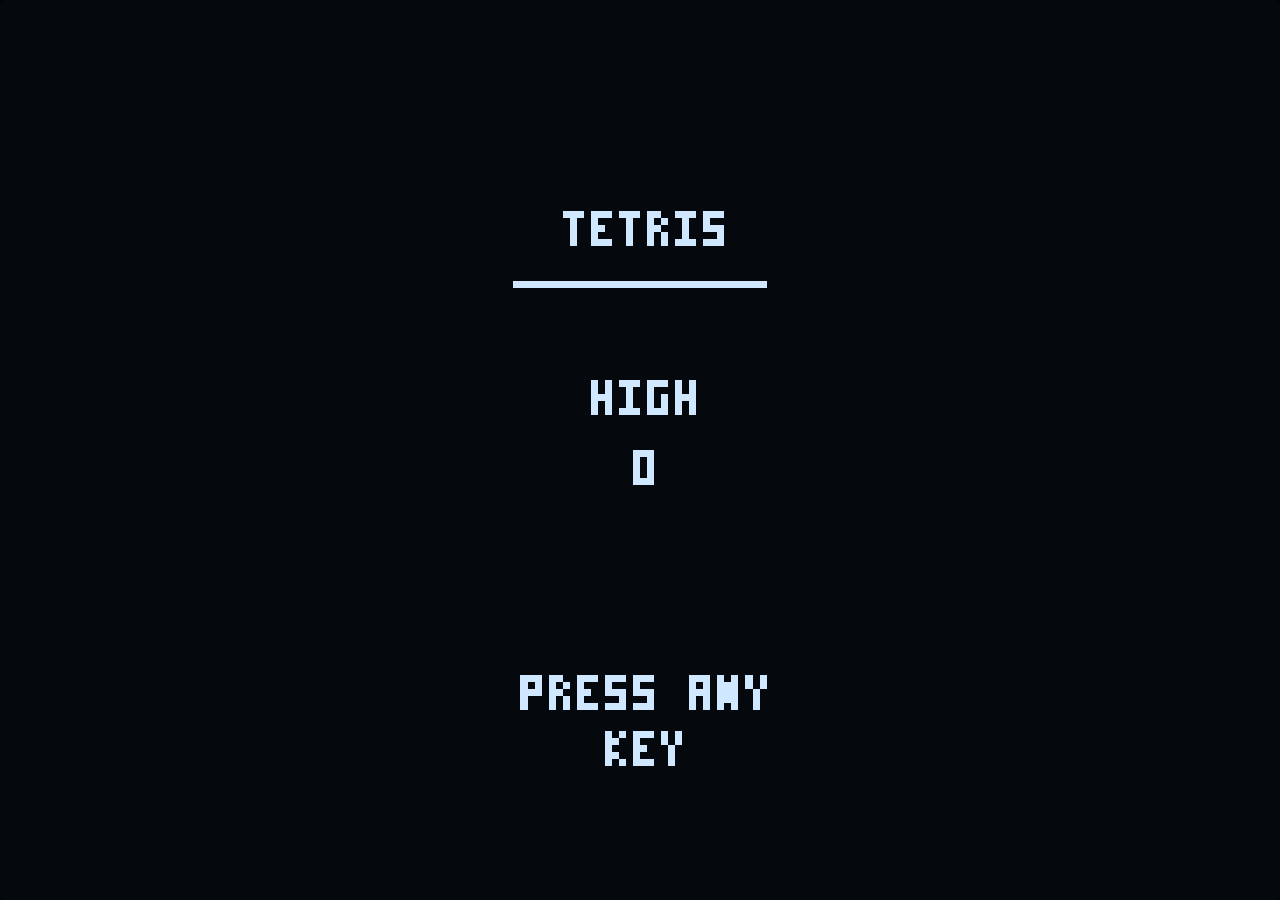
<file: play/tetris.html>
<!DOCTYPE html>
<html lang="en">
<head>
<meta charset="UTF-8">
<meta name="viewport" content="width=device-width, initial-scale=1.0">
<title>OLED Tetris Prototype</title>
<style>
  :root {
    --oled-on: #cfe8ff;
    --oled-off: #05080d;
    --case: #1a1d24;
    --case-edge: #2c313c;
    --btn: #23272f;
    --btn-active: #3a4150;
    --label: #7f8a9c;
  }
  * { box-sizing: border-box; margin: 0; padding: 0; }
  html, body {
    height: 100%;
    background: #0c0e12;
    font-family: ui-monospace, "SF Mono", Menlo, Consolas, monospace;
    color: var(--label);
    display: flex;
    align-items: center;
    justify-content: center;
    -webkit-user-select: none;
    user-select: none;
    touch-action: manipulation;
  }
  .device {
    display: flex;
    flex-direction: column;
    align-items: center;
    gap: 22px;
    padding: 24px;
  }
  .bezel {
    background: linear-gradient(160deg, var(--case-edge), var(--case));
    padding: 14px;
    border-radius: 16px;
    box-shadow: 0 10px 40px rgba(0,0,0,.6), inset 0 1px 0 rgba(255,255,255,.05);
  }
  /* 128x64 native, rotated to portrait -> 64 wide x 128 tall, scaled up */
  canvas {
    display: block;
    width: 256px;   /* 64 * 4 */
    height: 512px;  /* 128 * 4 */
    image-rendering: pixelated;
    image-rendering: crisp-edges;
    background: var(--oled-off);
    border-radius: 4px;
  }
  .controls {
    display: grid;
    grid-template-columns: repeat(4, 1fr);
    gap: 12px;
    width: 100%;
    max-width: 340px;
  }
  .btn {
    display: flex;
    flex-direction: column;
    align-items: center;
    gap: 6px;
  }
  .btn button {
    width: 100%;
    aspect-ratio: 1;
    border: 1px solid var(--case-edge);
    background: var(--btn);
    color: var(--oled-on);
    border-radius: 50%;
    font-size: 20px;
    font-family: inherit;
    cursor: pointer;
    transition: transform .05s, background .05s;
    box-shadow: 0 4px 0 #12141a;
  }
  .btn button:active, .btn button.down {
    background: var(--btn-active);
    transform: translateY(3px);
    box-shadow: 0 1px 0 #12141a;
  }
  .btn span {
    font-size: 10px;
    text-align: center;
    letter-spacing: .3px;
    line-height: 1.3;
    min-height: 26px;
  }
  .hint {
    font-size: 10px;
    color: #4a5262;
    text-align: center;
    max-width: 300px;
    line-height: 1.5;
  }
  .hint b { color: var(--label); font-weight: 600; }
</style>
</head>
<body>
  <div class="device">
    <div class="bezel">
      <canvas id="screen" width="64" height="128"></canvas>
    </div>
    <div class="controls">
      <div class="btn"><button data-k="1">⟳</button><span>Rotate</span></div>
      <div class="btn"><button data-k="2">⤓</button><span>Drop</span></div>
      <div class="btn"><button data-k="3">◀</button><span>Left</span></div>
      <div class="btn"><button data-k="4">▶</button><span>Right</span></div>
    </div>
    <div class="hint">Keys: <b>1</b> rotate · <b>2</b> drop · <b>3</b> left · <b>4</b> right · <b>any</b> to start/retry</div>
  </div>

<script>
const W = 64, H = 128;            // native OLED (portrait)
const cv = document.getElementById('screen');
const ctx = cv.getContext('2d');
ctx.imageSmoothingEnabled = false;

// ---- 1-bit framebuffer ----
const ON = '#cfe8ff', OFF = '#05080d';
function clear(){ ctx.fillStyle = OFF; ctx.fillRect(0,0,W,H); }
function px(x,y){ ctx.fillStyle = ON; ctx.fillRect(x|0, y|0, 1, 1); }
function rect(x,y,w,h){ ctx.fillStyle = ON; ctx.fillRect(x,y,w,h); }
function frame(x,y,w,h){ // 1px hollow rectangle
  rect(x,y,w,1); rect(x,y+h-1,w,1); rect(x,y,1,h); rect(x+w-1,y,1,h);
}

// ---- tiny 3x5 pixel font ----
const FONT = {
  '0':[0b111,0b101,0b101,0b101,0b111],'1':[0b010,0b110,0b010,0b010,0b111],
  '2':[0b111,0b001,0b111,0b100,0b111],'3':[0b111,0b001,0b111,0b001,0b111],
  '4':[0b101,0b101,0b111,0b001,0b001],'5':[0b111,0b100,0b111,0b001,0b111],
  '6':[0b111,0b100,0b111,0b101,0b111],'7':[0b111,0b001,0b010,0b010,0b010],
  '8':[0b111,0b101,0b111,0b101,0b111],'9':[0b111,0b101,0b111,0b001,0b111],
  'A':[0b111,0b101,0b111,0b101,0b101],'B':[0b110,0b101,0b110,0b101,0b110],
  'C':[0b111,0b100,0b100,0b100,0b111],'D':[0b110,0b101,0b101,0b101,0b110],
  'E':[0b111,0b100,0b110,0b100,0b111],'F':[0b111,0b100,0b110,0b100,0b100],
  'G':[0b111,0b100,0b101,0b101,0b111],'H':[0b101,0b101,0b111,0b101,0b101],
  'I':[0b111,0b010,0b010,0b010,0b111],'J':[0b001,0b001,0b001,0b101,0b111],
  'K':[0b101,0b110,0b100,0b110,0b101],'L':[0b100,0b100,0b100,0b100,0b111],
  'M':[0b101,0b111,0b111,0b101,0b101],'N':[0b101,0b111,0b111,0b111,0b101],
  'O':[0b111,0b101,0b101,0b101,0b111],'P':[0b111,0b101,0b111,0b100,0b100],
  'Q':[0b111,0b101,0b101,0b111,0b011],'R':[0b110,0b101,0b110,0b101,0b101],
  'S':[0b111,0b100,0b111,0b001,0b111],'T':[0b111,0b010,0b010,0b010,0b010],
  'U':[0b101,0b101,0b101,0b101,0b111],'V':[0b101,0b101,0b101,0b101,0b010],
  'W':[0b101,0b101,0b111,0b111,0b101],'X':[0b101,0b101,0b010,0b101,0b101],
  'Y':[0b101,0b101,0b010,0b010,0b010],'Z':[0b111,0b001,0b010,0b100,0b111],
  ' ':[0,0,0,0,0],'-':[0,0,0b111,0,0],':':[0,0b010,0,0b010,0],'!':[0b010,0b010,0b010,0,0b010],
  '.':[0,0,0,0,0b010]
};
function glyphW(){ return 4; } // 3px + 1 space
function text(str, x, y){
  str = String(str).toUpperCase();
  let cx = x;
  for(const ch of str){
    const g = FONT[ch] || FONT[' '];
    for(let r=0;r<5;r++){ const row=g[r]; for(let c=0;c<3;c++){ if(row & (1<<(2-c))) px(cx+c, y+r); } }
    cx += 4;
  }
  return cx;
}
function textW(str){ return String(str).length*4 - 1; }
function textCenter(str, y){ text(str, Math.round((W - textW(str))/2), y); }

// ---- board geometry ----
// Cell = 6px. Playfield 10 wide x 16 tall = 60 x 96. Centered horizontally.
const CELL = 6, COLS = 10, ROWS = 16;
const FIELD_W = COLS*CELL, FIELD_H = ROWS*CELL;   // 60 x 96
const FX = Math.floor((W - FIELD_W)/2);           // 2
const FY = 30;                                     // taller top HUD strip (score+hold+next)

// ---- tetromino defs (each rotation = list of [x,y] offsets, 0..3) ----
const SHAPES = {
  I:[[[0,1],[1,1],[2,1],[3,1]],[[2,0],[2,1],[2,2],[2,3]],[[0,2],[1,2],[2,2],[3,2]],[[1,0],[1,1],[1,2],[1,3]]],
  O:[[[1,0],[2,0],[1,1],[2,1]]],
  T:[[[1,0],[0,1],[1,1],[2,1]],[[1,0],[1,1],[2,1],[1,2]],[[0,1],[1,1],[2,1],[1,2]],[[1,0],[0,1],[1,1],[1,2]]],
  S:[[[1,0],[2,0],[0,1],[1,1]],[[1,0],[1,1],[2,1],[2,2]],[[1,1],[2,1],[0,2],[1,2]],[[0,0],[0,1],[1,1],[1,2]]],
  Z:[[[0,0],[1,0],[1,1],[2,1]],[[2,0],[1,1],[2,1],[1,2]],[[0,1],[1,1],[1,2],[2,2]],[[1,0],[0,1],[1,1],[0,2]]],
  J:[[[0,0],[0,1],[1,1],[2,1]],[[1,0],[2,0],[1,1],[1,2]],[[0,1],[1,1],[2,1],[2,2]],[[1,0],[1,1],[0,2],[1,2]]],
  L:[[[2,0],[0,1],[1,1],[2,1]],[[1,0],[1,1],[1,2],[2,2]],[[0,1],[1,1],[2,1],[0,2]],[[0,0],[1,0],[1,1],[1,2]]]
};
const KEYS = Object.keys(SHAPES);

// ---- game state ----
let state = 'start';       // start | play | over
let board, cur, queue, score, highscore, newHigh;
let hold, canHold, combo, lastWasQuad;
let toastText='', toastTimer=0;
let flashRows=[], flashTimer=0;        // line-clear effect
let quadEffect=false, quadParts=[];    // special tetris (4-line) effect
const QUAD_FRAMES=26;                   // duration of the tetris effect
let lockTimer=0, lockResets=0;         // lock-delay state
const LOCK_DELAY=30;                    // frames grounded before locking (~0.5s)
const MAX_LOCK_RESETS=15;               // cap on rotate/move stalls per landing
let dropTimer = 0, dropInterval = 32;  // frames per gravity step (~0.53s at 60fps)
let frameCount = 0;

highscore = parseInt(loadHS() || '0', 10);

function loadHS(){ try { return localStorage.getItem('oledtetris_hs'); } catch(e){ return null; } }
function saveHS(v){ try { localStorage.setItem('oledtetris_hs', v); } catch(e){} }

function newPiece(type){
  return { type, rot:0, x:3, y:-1 }; // spawn near top
}
function refillQueue(){
  while(queue.length < 5){
    // 7-bag
    if(!refillQueue.bag || refillQueue.bag.length===0){
      refillQueue.bag = KEYS.slice();
      for(let i=refillQueue.bag.length-1;i>0;i--){ const j=Math.random()*(i+1)|0; [refillQueue.bag[i],refillQueue.bag[j]]=[refillQueue.bag[j],refillQueue.bag[i]]; }
    }
    queue.push(refillQueue.bag.pop());
  }
}
function reset(){
  board = Array.from({length:ROWS}, ()=>Array(COLS).fill(0));
  queue = []; refillQueue.bag=null; refillQueue();
  cur = newPiece(queue.shift()); refillQueue();
  score = 0; newHigh = false;
  hold = null; canHold = true; combo = -1; lastWasQuad = false;
  toastText=''; toastTimer=0; flashRows=[]; flashTimer=0; quadEffect=false; quadParts=[];
  lockTimer=0; lockResets=0;
  dropTimer = 0;
}
function toast(msg, frames){ toastText=msg; toastTimer=frames; }

function cells(piece){
  const rots = SHAPES[piece.type];
  const r = rots[piece.rot % rots.length];
  return r.map(([ox,oy])=>[piece.x+ox, piece.y+oy]);
}
function collides(piece){
  for(const [x,y] of cells(piece)){
    if(x<0 || x>=COLS || y>=ROWS) return true;
    if(y>=0 && board[y][x]) return true;
  }
  return false;
}
function lock(){
  for(const [x,y] of cells(cur)){ if(y>=0) board[y][x]=1; }
  // find full rows
  const full=[];
  for(let y=0;y<ROWS;y++) if(board[y].every(v=>v)) full.push(y);

  if(full.length){
    score += [0,10,25,45,70][full.length];
    // combo (consecutive clears)
    combo++;
    if(combo>0) score += 5*combo;

    const b2b = (full.length===4 && lastWasQuad);
    if(b2b) score += 20;

    // toast message priority: back-to-back tetris > tetris/triple/double > combo
    if(full.length===4) toast(b2b ? 'BACK TO\nBACK\nTETRIS' : 'TETRIS', 70);
    else if(full.length===3) toast('TRIPLE', 55);
    else if(full.length===2) toast('DOUBLE', 55);
    else if(combo>0) toast('COMBO '+combo, 45);

    lastWasQuad = (full.length===4);

    if(full.length===4){
      // special TETRIS effect: capture cells so they can pulse + spin away
      quadEffect = true;
      quadParts = [];
      for(const y of full){
        for(let x=0;x<COLS;x++){
          quadParts.push({
            x0:FX+x*CELL, y0:FY+y*CELL,      // origin (px)
            dx:(x-(COLS-1)/2),               // horizontal fling direction
            rot:(Math.random()*2-1)          // spin direction/speed
          });
        }
      }
      flashRows = full; flashTimer = QUAD_FRAMES;
    } else {
      quadEffect = false;
      flashRows = full; flashTimer = 12;   // normal blink
    }
  } else {
    combo = -1; // broke the combo chain
    lastWasQuad = false;
    spawnNext();
  }
}
function resolveClears(){
  // remove the flashed rows top-to-bottom
  flashRows.sort((a,b)=>a-b);
  for(const y of flashRows){ board.splice(y,1); board.unshift(Array(COLS).fill(0)); }
  flashRows=[]; quadEffect=false; quadParts=[];
  spawnNext();
}
function spawnNext(){
  cur = newPiece(queue.shift()); refillQueue();
  canHold = true;
  lockTimer=0; lockResets=0; dropTimer=0;
  if(collides(cur)) gameOver();
}
function gameOver(){
  state='over';
  if(score>highscore){ highscore=score; newHigh=true; saveHS(highscore); }
}

function step(){
  frameCount++;
  if(toastTimer>0) toastTimer--;
  if(state!=='play') return;
  // line-clear animation (flash or tetris effect) pauses gravity
  if(flashTimer>0){ flashTimer--; if(flashTimer===0) resolveClears(); return; }

  const grounded = collides({...cur, y:cur.y+1});
  if(grounded){
    // piece is resting on the stack: run the lock-delay countdown instead of
    // locking instantly. rotate/move reset it (see resetLockDelay), so the
    // player can keep adjusting. resets are capped so it can't stall forever.
    lockTimer++;
    if(lockTimer>=LOCK_DELAY || lockResets>=MAX_LOCK_RESETS) lock();
  } else {
    // airborne: normal gravity, and reset the lock state
    lockTimer=0; lockResets=0;
    const interval = (leftHeld && rightHeld) ? SOFT_INTERVAL : dropInterval;
    dropTimer++;
    if(dropTimer>=interval){ dropTimer=0; softDown(); }
  }
}
function softDown(){
  const t={...cur, y:cur.y+1};
  if(collides(t)){ /* now grounded; lock handled by lock-delay in step() */ }
  else cur=t;
}
// called after a successful rotate/move while grounded: grants more time
function resetLockDelay(){
  if(collides({...cur, y:cur.y+1}) && lockResets<MAX_LOCK_RESETS){
    lockTimer=0; lockResets++;
  }
}

// ---- input actions ----
function move(dx){ const t={...cur,x:cur.x+dx}; if(!collides(t)){ cur=t; resetLockDelay(); } }
function rotate(){
  const rots=SHAPES[cur.type].length;
  const t={...cur, rot:(cur.rot+1)%rots};
  // simple wall kicks
  for(const k of [0,-1,1,-2,2]){ const tk={...t,x:t.x+k}; if(!collides(tk)){ cur=tk; resetLockDelay(); return; } }
}
function hardDrop(){
  let t={...cur};
  while(!collides({...t,y:t.y+1})) t.y++;
  cur=t; lock(); dropTimer=0;
}
function holdPiece(){
  if(!canHold) return;
  canHold = false;
  if(hold===null){
    hold = cur.type;
    cur = newPiece(queue.shift()); refillQueue();
  } else {
    const swap = hold;
    hold = cur.type;
    cur = newPiece(swap);
  }
  dropTimer = 0; lockTimer=0; lockResets=0;
  if(collides(cur)) gameOver();
}

let rotateHeld = false;   // is button 1 currently held?
let leftHeld = false, rightHeld = false;
const SOFT_INTERVAL = 5;  // frames per gravity step while soft-dropping (~12x faster)

function handle(k){
  if(state==='start'){ reset(); state='play'; return; }
  if(state==='over'){ reset(); state='play'; return; }
  if(state!=='play') return;
  if(flashTimer>0) return; // ignore input during line-clear flash
  if(k==='2'){
    // hold rotate + press drop = hold/save piece
    if(rotateHeld) holdPiece();
    else hardDrop();
  }
  else if(k==='1') rotate();
  else if(k==='3') move(-1);
  else if(k==='4') move(1);
}

// ---- rendering ----
function drawCell(gx, gy){ rect(FX+gx*CELL, FY+gy*CELL, CELL-1, CELL-1); }

function drawPlayScreen(){
  // ---- HUD (top strip, y 0..28) ----
  // score, top-left
  text('S', 1, 1); text(score, 6, 1);

  // HOLD box, below score, top-left. 13x13 box.
  const HOLD_X=1, HOLD_Y=9, HOLD_S=13;
  frame(HOLD_X, HOLD_Y, HOLD_S, HOLD_S);
  if(hold) drawPieceInBox(hold, HOLD_X, HOLD_Y, HOLD_S);

  // NEXT box, right side. Same height as the HOLD box, pieces centered.
  const NB_X=18, NB_Y=HOLD_Y, NB_W=W-1-NB_X, NB_H=HOLD_S;
  text('NEXT', W-1-textW('NEXT'), 1);   // right-aligned label, frees space for score
  frame(NB_X, NB_Y, NB_W, NB_H);
  const slotW=Math.floor(NB_W/3);
  for(let i=0;i<3;i++) drawMiniCentered(queue[i], NB_X+i*slotW, NB_Y, slotW, NB_H);

  // ---- field frame ----
  frame(FX-1, FY-1, FIELD_W+2, FIELD_H+2);

  // locked blocks. Rows being cleared animate; others draw normally.
  const flashOn = (Math.floor(flashTimer/3)%2===0);
  for(let y=0;y<ROWS;y++){
    const flashing = flashRows.includes(y);
    for(let x=0;x<COLS;x++){
      if(!board[y][x]) continue;
      if(flashing){
        if(quadEffect) continue;      // quad rows drawn separately below
        if(flashOn) drawCell(x,y);    // normal blink
      } else {
        drawCell(x,y);
      }
    }
  }

  // special TETRIS animation: brief bright pulse, then cells spin + fly outward
  if(quadEffect && flashTimer>0){
    const t = 1 - flashTimer/QUAD_FRAMES;   // 0 -> 1 over the effect
    const pulse = t < 0.35;                  // first phase: pulse in place
    for(const prt of quadParts){
      if(pulse){
        // grow/shrink pulse around cell centre
        const g = Math.sin(t/0.35*Math.PI);      // 0..1..0
        const s = Math.round(2 + g*3);            // size 2..5
        const cx = prt.x0 + (CELL-1)/2, cy = prt.y0 + (CELL-1)/2;
        rect(Math.round(cx-s/2), Math.round(cy-s/2), s, s);
      } else {
        // fly-away phase: translate outward + shrink (spin implied by size wobble)
        const k = (t-0.35)/0.65;                  // 0..1
        const fx = prt.x0 + prt.dx*k*22;
        const fy = prt.y0 - k*k*30;               // arc upward
        const s = Math.max(1, Math.round(3*(1-k)));
        const spin = Math.abs(Math.sin((t*10+prt.rot*3)))*1.5;
        rect(Math.round(fx), Math.round(fy), Math.max(1,Math.round(s-spin*0.5)), s);
      }
    }
  }

  if(flashTimer===0){
    // ghost: single hollow stroke outline of landing position
    let g={...cur}; while(!collides({...g,y:g.y+1})) g.y++;
    drawGhostOutline(cells(g));
    // current piece
    for(const [x,y] of cells(cur)) if(y>=0) drawCell(x,y);
  }

  // ---- toast message (over field, near top) ----
  if(toastTimer>0 && (Math.floor(toastTimer/4)%2===0 || toastTimer<20)){
    drawToast(toastText);
  }
}

// hollow single-stroke outline around a set of cells (the ghost).
// Build the shape's filled-pixel mask, then draw a pixel wherever a filled
// pixel touches an empty pixel (or the shape edge). This yields one continuous
// closed stroke with no gaps at convex OR concave corners.
function drawGhostOutline(cs){
  const set = new Set(cs.map(([x,y])=>x+','+y));
  const has = (gx,gy)=>set.has(gx+','+gy);
  // pixel-space test: is grid-pixel (px,py) inside the shape's footprint?
  const inside = (pxl,pyl)=>{
    const gx=Math.floor((pxl-FX)/CELL), gy=Math.floor((pyl-FY)/CELL);
    return has(gx,gy);
  };
  // bounding pixel box of the whole shape
  let minx=Infinity,miny=Infinity,maxx=-Infinity,maxy=-Infinity;
  for(const [x,y] of cs){
    if(y<0) continue;
    minx=Math.min(minx,FX+x*CELL); miny=Math.min(miny,FY+y*CELL);
    maxx=Math.max(maxx,FX+x*CELL+CELL-1); maxy=Math.max(maxy,FY+y*CELL+CELL-1);
  }
  if(minx===Infinity) return;
  for(let p=minx;p<=maxx;p++){
    for(let q=miny;q<=maxy;q++){
      if(!inside(p,q)) continue;
      // edge pixel if any 4-neighbour OR diagonal neighbour is outside the shape
      if(!inside(p-1,q)||!inside(p+1,q)||!inside(p,q-1)||!inside(p,q+1)||
         !inside(p-1,q-1)||!inside(p+1,q-1)||!inside(p-1,q+1)||!inside(p+1,q+1)){
        px(p,q);
      }
    }
  }
}

function drawToast(str){
  const lines = str.split('\n');
  const wmax = Math.max(...lines.map(textW));
  const boxW = wmax+6, boxH = lines.length*6+5;
  const bx = Math.round((W-boxW)/2), by = Math.round((H-boxH)/2);  // screen centre
  ctx.fillStyle=OFF; ctx.fillRect(bx, by, boxW, boxH);
  frame(bx, by, boxW, boxH);
  lines.forEach((ln,i)=>{
    const lx = Math.round((W-textW(ln))/2);
    text(ln, lx, by+3+i*6);
  });
}

// draw a piece centered inside a square box of side S at (ox,oy)
function drawPieceInBox(type, ox, oy, S){
  const r=SHAPES[type][0];
  let minx=9,miny=9,maxx=0,maxy=0;
  for(const [x,y] of r){ minx=Math.min(minx,x);miny=Math.min(miny,y);maxx=Math.max(maxx,x);maxy=Math.max(maxy,y); }
  const bw=(maxx-minx+1), bh=(maxy-miny+1), cell=2;
  const px0=ox+Math.floor((S-bw*cell)/2), py0=oy+Math.floor((S-bh*cell)/2);
  for(const [x,y] of r){ rect(px0+(x-minx)*cell, py0+(y-miny)*cell, cell, cell); }
}
// small preview (inside NEXT box), 2px cells normalized to top-left
function drawMiniSmall(type, ox, oy){
  if(!type) return;
  const r=SHAPES[type][0];
  let minx=9,miny=9; for(const [x,y] of r){ minx=Math.min(minx,x); miny=Math.min(miny,y); }
  for(const [x,y] of r){ rect(ox+(x-minx)*2, oy+(y-miny)*2, 1, 1); rect(ox+(x-minx)*2, oy+(y-miny)*2, 2, 2); }
}
// preview centered within a slot of width sw / height sh, 2px cells
function drawMiniCentered(type, ox, oy, sw, sh){
  if(!type) return;
  const r=SHAPES[type][0];
  let minx=9,miny=9,maxx=0,maxy=0;
  for(const [x,y] of r){ minx=Math.min(minx,x);miny=Math.min(miny,y);maxx=Math.max(maxx,x);maxy=Math.max(maxy,y); }
  const cell=2, bw=(maxx-minx+1)*cell, bh=(maxy-miny+1)*cell;
  const px0=ox+Math.round((sw-bw)/2), py0=oy+Math.round((sh-bh)/2);
  for(const [x,y] of r){ rect(px0+(x-minx)*cell, py0+(y-miny)*cell, cell, cell); }
}

let blink=0;
function drawStartScreen(){
  textCenter('TETRIS', 30);
  // decorative divider
  rect(14, 40, W-28, 1);
  textCenter('HIGH', 54);
  textCenter(String(highscore), 64);
  if(Math.floor(frameCount/30)%2===0) textCenter('PRESS ANY', 96);
  textCenter('KEY', 104);
}
function drawOverScreen(){
  textCenter('GAME', 24);
  textCenter('OVER', 34);
  rect(14, 46, W-28, 1);
  textCenter('SCORE', 56);
  textCenter(String(score), 66);
  if(newHigh){
    if(Math.floor(frameCount/20)%2===0) textCenter('HIGHSCORE!', 84);
  } else {
    textCenter('BEST', 84);
    textCenter(String(highscore), 92);
  }
  if(Math.floor(frameCount/30)%2===0) textCenter('TRY AGAIN', 112);
}

function render(){
  clear();
  if(state==='start') drawStartScreen();
  else if(state==='play') drawPlayScreen();
  else drawOverScreen();
}

// ---- main loop ----
function loop(){
  step();
  render();
  requestAnimationFrame(loop);
}
loop();

// ---- controls wiring ----
const keyMap = {
  '1':'1','2':'2','3':'3','4':'4',
  'ArrowLeft':'3','ArrowRight':'4','ArrowUp':'2','ArrowDown':'1'
};
function setHeld(action, val){
  if(action==='1'){ rotateHeld=val; toggleBtn('1',val); }
  else if(action==='3'){ leftHeld=val; toggleBtn('3',val); }
  else if(action==='4'){ rightHeld=val; toggleBtn('4',val); }
}
function toggleBtn(k,val){
  const el=document.querySelector('.btn button[data-k="'+k+'"]');
  if(el) el.classList[val?'add':'remove']('down');
}
window.addEventListener('keydown', e=>{
  if(keyMap[e.key]){
    const action = keyMap[e.key];
    const wasHeld = (action==='3'&&leftHeld)||(action==='4'&&rightHeld)||(action==='1'&&rotateHeld);
    setHeld(action, true);
    if(!wasHeld) handle(action);   // avoid key-repeat spamming rotate/hold
    e.preventDefault();
    return;
  }
  // any other key starts/retries
  if(state!=='play') handle('x');
});
window.addEventListener('keyup', e=>{
  if(keyMap[e.key]) setHeld(keyMap[e.key], false);
});
document.querySelectorAll('.btn button').forEach(b=>{
  const k=b.dataset.k;
  const press=e=>{
    e.preventDefault();
    setHeld(k, true);
    handle(k);
    b.classList.add('down');
  };
  const release=()=>{
    setHeld(k, false);
    b.classList.remove('down');
  };
  b.addEventListener('mousedown', press);
  b.addEventListener('touchstart', press, {passive:false});
  b.addEventListener('mouseup', release);
  b.addEventListener('mouseleave', release);
  b.addEventListener('touchend', release);
});
</script>
<!-- Added by tools/release.py to the copy of a game on the public page (site/play/<slug>.html).
     Shows only the game screen, full size, and hides the prototype's panels and cheats.
     The page underneath keeps running unchanged; the hidden parts are still there, just not shown. -->
<style id="zb-play">
html, body { margin: 0 !important; padding: 0 !important; height: 100% !important; overflow: hidden !important; background: #000 !important; }
body > :not(#zb-stage) { display: none !important; }
#zb-stage { position: fixed; inset: 0; display: flex; align-items: center; justify-content: center; background: #000; }
#zb-stage > canvas { display: block !important; position: static !important; transform: none !important; margin: 0 !important;
  border: 0 !important; box-shadow: none !important; width: 100% !important; height: 100% !important;
  object-fit: contain; image-rendering: pixelated; image-rendering: crisp-edges; }
</style>
<script>
(function () {
  var c = document.querySelector('#screen');
  if (!c) return;
  var stage = document.createElement('div');
  stage.id = 'zb-stage';
  document.body.appendChild(stage);
  stage.appendChild(c);
  // Standard ZakkyBoy keys (WASD = D-pad, J = A, K = B, N M , = extra buttons) -> the keys this
  // prototype listens for. Real key presses never reach the game directly, only the translated ones,
  // so every game uses the same layout and old keys (e.g. Drift's A/S) can't clash with the D-pad.
  // Presses sent by the page's on-screen buttons and the screenshot tool are already translated.
  var KEYMAP = {"KeyA": {"key": "ArrowLeft", "code": "ArrowLeft"}, "KeyD": {"key": "ArrowRight", "code": "ArrowRight"}, "KeyJ": {"key": "ArrowDown", "code": "ArrowDown"}, "KeyW": {"key": "ArrowUp", "code": "ArrowUp"}};
  function relay(e) {
    if (!e.isTrusted) return;           // a translated press: let the game have it
    e.stopImmediatePropagation();
    e.preventDefault();                 // also stops keys scrolling the page this is embedded in
    var to = KEYMAP[e.code];
    if (!to || e.type === 'keypress' || e.repeat) return;
    document.dispatchEvent(new KeyboardEvent(e.type, { key: to.key, code: to.code, bubbles: true, cancelable: true }));
    try { parent.zbLight && parent.zbLight(e.code, e.type === 'keydown'); } catch (_) {}
  }
  ['keydown', 'keyup', 'keypress'].forEach(function (t) { addEventListener(t, relay, { capture: true, passive: false }); });
})();
</script>
</body>
</html>
</file>
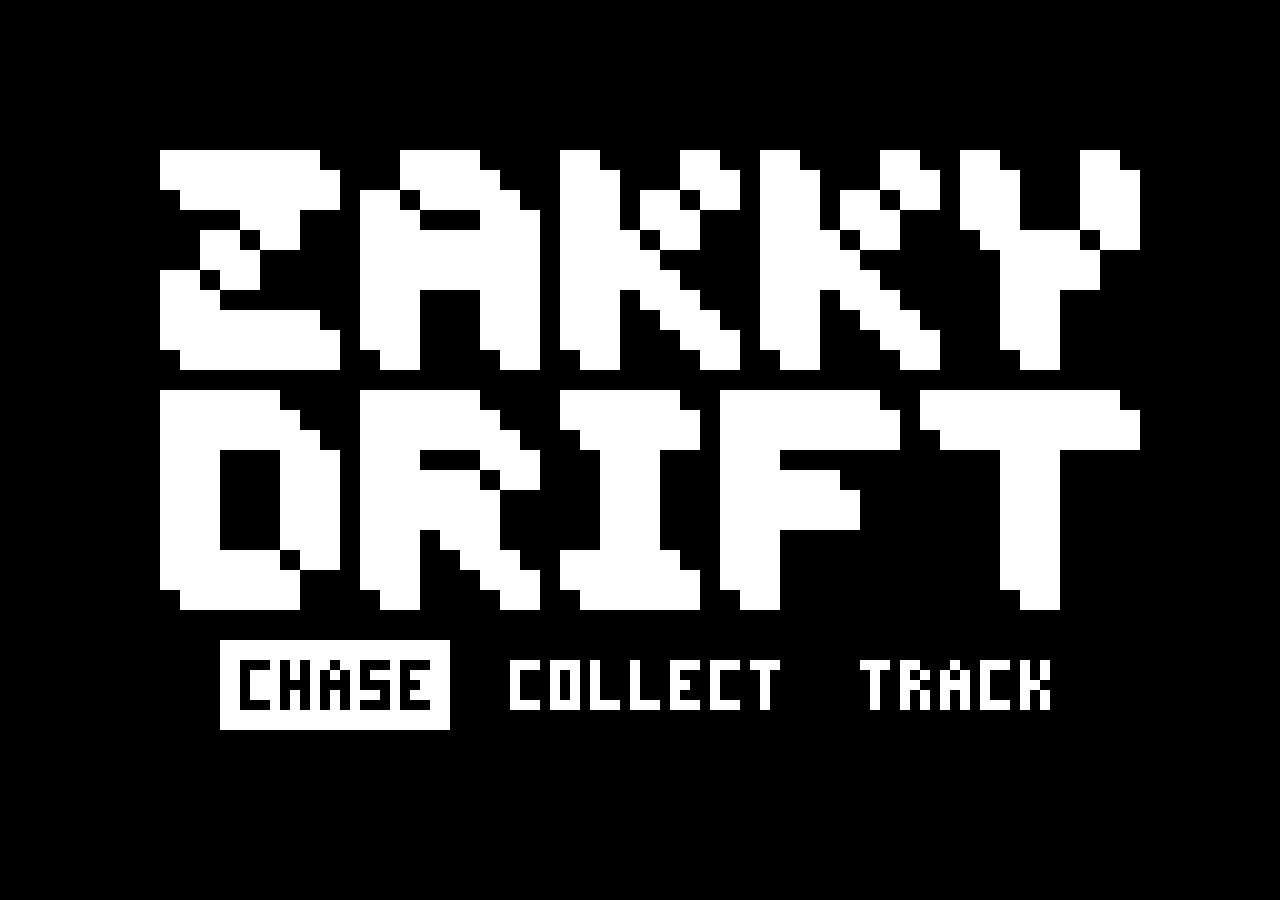
<file: play/zakky-drift.html>
<!DOCTYPE html>
<html>
<head>
<style>
*{box-sizing:border-box;margin:0;padding:0}
body{background:#111;display:flex;flex-direction:column;align-items:center;padding:12px 8px;font-family:monospace;gap:8px}
canvas{image-rendering:pixelated;image-rendering:crisp-edges;border:2px solid #444;display:block}
#btns{display:flex;gap:12px}
.btn{padding:8px 20px;background:#222;color:#eee;border:1.5px solid #555;font-family:monospace;font-size:13px;cursor:pointer;border-radius:4px;user-select:none;touch-action:none}
.btn.held{background:#555}
#moderow{display:flex;gap:0;width:512px}
.mtab{flex:1;background:#1a1a1a;color:#666;border:1px solid #333;padding:6px 0;font-family:monospace;font-size:11px;text-align:center;cursor:pointer}
.mtab:first-child{border-radius:4px 0 0 4px}
.mtab:last-child{border-radius:0 4px 4px 0}
.mtab.on{background:#333;color:#eee;border-color:#555}
#togglerow{display:flex;gap:8px;width:512px}
.tog{flex:1;background:#1a1a1a;color:#666;border:1px solid #333;padding:7px 0;font-family:monospace;font-size:11px;text-align:center;cursor:pointer;border-radius:4px}
.tog.on{background:#333;color:#eee;border-color:#aaa}
#sliders{width:512px;background:#1a1a1a;border:1px solid #333;border-radius:0 0 6px 6px;padding:10px 14px;display:grid;grid-template-columns:1fr 1fr;gap:6px 16px}
.row{display:flex;flex-direction:column;gap:2px}
.lbl{color:#888;font-size:10px;display:flex;justify-content:space-between}
.lbl span{color:#eee;font-size:10px}
.sec{grid-column:1/-1;color:#555;font-size:9px;border-top:1px solid #2a2a2a;padding-top:4px;margin-top:2px}
input[type=range]{width:100%;accent-color:#aaa;cursor:pointer}
</style>
</head>
<body>
<canvas id="c" width="128" height="64"></canvas>
<div id="btns">
  <button class="btn" id="bL">&#9664; [S] LEFT</button>
  <button class="btn" id="bR">[A] RIGHT &#9654;</button>
</div>
<div id="moderow">
  <div class="mtab on" id="tab0">CHASE</div>
  <div class="mtab" id="tab1">COLLECT</div>
  <div class="mtab" id="tab2">TRACK</div>
</div>
<div id="togglerow">
  <div class="tog on" id="tPK">PLAYER KICKOUT: ON</div>
  <div class="tog on" id="tEK">ENEMY KICKOUT: ON</div>
  <div class="tog on" id="tINV">INVERT CONTROLS: ON</div>
</div>
<div id="sliders">
  <div class="sec">PLAYER</div>
  <div class="row"><div class="lbl">Player max speed<span id="vPS"></span></div><input type="range" id="sPS" min="0.1" max="1.5" step="0.01" value="0.95"></div>
  <div class="row"><div class="lbl">Player accel<span id="vPA"></span></div><input type="range" id="sPA" min="0.0001" max="0.005" step="0.0001" value="0.005"></div>
  <div class="row"><div class="lbl">Player turn<span id="vPT"></span></div><input type="range" id="sPT" min="0.001" max="0.012" step="0.0005" value="0.003"></div>
  <div class="row"><div class="lbl">Grip<span id="vGR"></span></div><input type="range" id="sGR" min="0.01" max="0.25" step="0.005" value="0.18"></div>
  <div class="sec">ENEMY</div>
  <div class="row"><div class="lbl">Enemy max speed<span id="vES"></span></div><input type="range" id="sES" min="0.1" max="1.5" step="0.01" value="1.04"></div>
  <div class="row"><div class="lbl">Enemy accel<span id="vEA"></span></div><input type="range" id="sEA" min="0.0001" max="0.005" step="0.0001" value="0.005"></div>
  <div class="row"><div class="lbl">Enemy turn<span id="vET"></span></div><input type="range" id="sET" min="0.001" max="0.012" step="0.0005" value="0.0015"></div>
  <div class="row"><div class="lbl">Enemy spawn<span id="vSP"></span></div><input type="range" id="sSP" min="500" max="6000" step="100" value="2800"></div>
  <div class="sec">SHARED</div>
  <div class="row"><div class="lbl">Kickout strength<span id="vKI"></span></div><input type="range" id="sKI" min="0" max="0.8" step="0.02" value="0.12"></div>
  <div class="row"><div class="lbl">Car size<span id="vCS"></span></div><input type="range" id="sCS" min="3" max="14" step="0.5" value="3"></div>
  <div class="row"><div class="lbl">Off-screen death dist<span id="vOD"></span></div><input type="range" id="sOD" min="4" max="80" step="1" value="50"></div>
  <div class="sec">TRACK</div>
  <div class="row"><div class="lbl">Track width<span id="vTW"></span></div><input type="range" id="sTW" min="8" max="40" step="1" value="20"></div>
  <div class="row"><div class="lbl">Bend intensity<span id="vTB"></span></div><input type="range" id="sTB" min="0.005" max="0.15" step="0.005" value="0.035"></div>
  <div class="sec">OBSTACLES (chase / slalom only)</div>
  <div class="row"><div class="lbl">Ob spawn interval<span id="vOS"></span></div><input type="range" id="sOS" min="2000" max="30000" step="500" value="5000"></div>
  <div class="row"><div class="lbl">Ob lifetime<span id="vOL"></span></div><input type="range" id="sOL" min="3000" max="30000" step="500" value="10000"></div>
  <div class="row"><div class="lbl">Ob blink warning<span id="vOB"></span></div><input type="range" id="sOB" min="500" max="5000" step="250" value="1500"></div>
  <div class="row"><div class="lbl">Ob min size<span id="vOM"></span></div><input type="range" id="sOM" min="3" max="15" step="1" value="4"></div>
  <div class="row"><div class="lbl">Ob max size<span id="vOX"></span></div><input type="range" id="sOX" min="4" max="20" step="1" value="11"></div>
</div>

<script>
var c=document.getElementById('c');
c.style.width='512px'; c.style.height='256px';
var ctx=c.getContext('2d');
var W=128,H=64;

// --- State ---
var gameMode=0, pKick=true, eKick=true, invertControls=true;
var mode='menu'; // menu = splash/mode select, title = per-mode title, play, dead, hiscore
var menuSel=0; // 0=chase, 1=slalom, 2=track
var score=0, hi=[0,0,0], survMs=0;
var pl={x:64,y:32,angle:-Math.PI/2,vx:0,vy:0,spd:0};
var enemies=[], obstacles=[], exps=[], skidL=[], skidR=[];
var flash=0, spawnT=0, obstT=0, pendSpawn=null, lastT=null, dT=16;
var kL=false, kR=false;
var gate=null, gateScore=0, nextSide=1;
var trackPts=[], trackDir=0, trackCurve=0, trackHead={x:0,y:0}, trackIdx=0;
var skidL=[], skidR=[];
var camX=0, camY=0;

// --- Sliders ---
var SID={PS:'sPS',PA:'sPA',PT:'sPT',GR:'sGR',ES:'sES',EA:'sEA',ET:'sET',SP:'sSP',KI:'sKI',CS:'sCS',OD:'sOD',TW:'sTW',TB:'sTB',OS:'sOS',OL:'sOL',OB:'sOB',OM:'sOM',OX:'sOX'};
var VID={PS:'vPS',PA:'vPA',PT:'vPT',GR:'vGR',ES:'vES',EA:'vEA',ET:'vET',SP:'vSP',KI:'vKI',CS:'vCS',OD:'vOD',TW:'vTW',TB:'vTB',OS:'vOS',OL:'vOL',OB:'vOB',OM:'vOM',OX:'vOX'};
var V={};
function readV(){
  for(var k in SID){
    V[k]=parseFloat(document.getElementById(SID[k]).value);
    var el=document.getElementById(VID[k]); if(!el) continue;
    if(k==='SP'||k==='OS'||k==='OL'||k==='OB') el.textContent=V[k]+'ms';
    else if(k==='OD'||k==='TW'||k==='CS'||k==='OM'||k==='OX') el.textContent=V[k]+'px';
    else if(k==='GR'||k==='KI'||k==='TB') el.textContent=V[k].toFixed(3);
    else if(k==='PA'||k==='EA'||k==='PT'||k==='ET') el.textContent=V[k].toFixed(4);
    else el.textContent=V[k].toFixed(2);
  }
}
for(var k in SID){(function(key){document.getElementById(SID[key]).addEventListener('input',readV);})(k);}
readV();

// --- Tabs ---
function setTabs(){
  for(var i=0;i<3;i++){
    var el=document.getElementById('tab'+i);
    if(i===gameMode){el.className='mtab on';}else{el.className='mtab';}
  }
}
document.getElementById('tab0').addEventListener('click',function(){gameMode=0;setTabs();if(mode!=='play')mode='title';});
document.getElementById('tab1').addEventListener('click',function(){gameMode=1;setTabs();if(mode!=='play')mode='title';});
document.getElementById('tab2').addEventListener('click',function(){gameMode=2;setTabs();if(mode!=='play')mode='title';});

// --- Toggles ---
function mkTog(id,get,set,label){
  document.getElementById(id).addEventListener('click',function(){
    set(!get());
    var el=document.getElementById(id);
    el.textContent=label+': '+(get()?'ON':'OFF');
    el.className='tog'+(get()?' on':'');
  });
}
mkTog('tPK',function(){return pKick;},function(v){pKick=v;},'PLAYER KICKOUT');
mkTog('tEK',function(){return eKick;},function(v){eKick=v;},'ENEMY KICKOUT');
mkTog('tINV',function(){return invertControls;},function(v){invertControls=v;},'INVERT CONTROLS');

// --- Font ---
var FONT={
  '0':[[1,1,1],[1,0,1],[1,0,1],[1,0,1],[1,1,1]],'1':[[0,1,0],[1,1,0],[0,1,0],[0,1,0],[1,1,1]],
  '2':[[1,1,1],[0,0,1],[1,1,1],[1,0,0],[1,1,1]],'3':[[1,1,1],[0,0,1],[0,1,1],[0,0,1],[1,1,1]],
  '4':[[1,0,1],[1,0,1],[1,1,1],[0,0,1],[0,0,1]],'5':[[1,1,1],[1,0,0],[1,1,1],[0,0,1],[1,1,1]],
  '6':[[1,1,1],[1,0,0],[1,1,1],[1,0,1],[1,1,1]],'7':[[1,1,1],[0,0,1],[0,1,0],[0,1,0],[0,1,0]],
  '8':[[1,1,1],[1,0,1],[1,1,1],[1,0,1],[1,1,1]],'9':[[1,1,1],[1,0,1],[1,1,1],[0,0,1],[1,1,1]],
  'A':[[0,1,0],[1,0,1],[1,1,1],[1,0,1],[1,0,1]],'B':[[1,1,0],[1,0,1],[1,1,0],[1,0,1],[1,1,0]],
  'C':[[1,1,1],[1,0,0],[1,0,0],[1,0,0],[1,1,1]],'D':[[1,1,0],[1,0,1],[1,0,1],[1,0,1],[1,1,0]],
  'E':[[1,1,1],[1,0,0],[1,1,0],[1,0,0],[1,1,1]],'F':[[1,1,1],[1,0,0],[1,1,0],[1,0,0],[1,0,0]],
  'G':[[1,1,1],[1,0,0],[1,0,1],[1,0,1],[1,1,1]],'H':[[1,0,1],[1,0,1],[1,1,1],[1,0,1],[1,0,1]],
  'I':[[1,1,1],[0,1,0],[0,1,0],[0,1,0],[1,1,1]],'J':[[0,0,1],[0,0,1],[0,0,1],[1,0,1],[1,1,1]],
  'K':[[1,0,1],[1,0,1],[1,1,0],[1,0,1],[1,0,1]],'L':[[1,0,0],[1,0,0],[1,0,0],[1,0,0],[1,1,1]],
  'M':[[1,0,1],[1,1,1],[1,1,1],[1,0,1],[1,0,1]],'N':[[1,0,1],[1,1,0],[1,0,1],[1,0,1],[1,0,1]],
  'O':[[1,1,1],[1,0,1],[1,0,1],[1,0,1],[1,1,1]],'P':[[1,1,0],[1,0,1],[1,1,0],[1,0,0],[1,0,0]],
  'Q':[[1,1,1],[1,0,1],[1,0,1],[1,1,0],[0,0,1]],'R':[[1,1,0],[1,0,1],[1,1,0],[1,0,1],[1,0,1]],
  'S':[[1,1,1],[1,0,0],[1,1,1],[0,0,1],[1,1,1]],'T':[[1,1,1],[0,1,0],[0,1,0],[0,1,0],[0,1,0]],
  'U':[[1,0,1],[1,0,1],[1,0,1],[1,0,1],[1,1,1]],'V':[[1,0,1],[1,0,1],[1,0,1],[1,0,1],[0,1,0]],
  'W':[[1,0,0,0,1],[1,0,0,0,1],[1,0,1,0,1],[1,1,0,1,1],[0,1,0,1,0]],'X':[[1,0,1],[1,0,1],[0,1,0],[1,0,1],[1,0,1]],
  'Y':[[1,0,1],[1,0,1],[0,1,0],[0,1,0],[0,1,0]],'Z':[[1,1,1],[0,0,1],[0,1,0],[1,0,0],[1,1,1]],
  ' ':[[0,0,0],[0,0,0],[0,0,0],[0,0,0],[0,0,0]],
  ':':[[0,0],[0,1],[0,0],[0,1],[0,0]],
  '!':[[1],[1],[1],[0],[1]],
  '-':[[0,0,0],[0,0,0],[1,1,1],[0,0,0],[0,0,0]]
};
function tw(s){var w=0;for(var i=0;i<s.length;i++){var r=FONT[s[i].toUpperCase()];w+=(r?r[0].length:3)+1;}return Math.max(0,w-1);}
function dtxt(s,x,y,col){
  ctx.fillStyle=col||'white'; var cx=x;
  for(var i=0;i<s.length;i++){
    var rows=FONT[s[i].toUpperCase()]; if(!rows){cx+=4;continue;}
    for(var r=0;r<rows.length;r++) for(var cc=0;cc<rows[r].length;cc++) if(rows[r][cc]) ctx.fillRect(cx+cc,y+r,1,1);
    cx+=rows[0].length+1;
  }
}

// --- Helpers ---
function rot(lx,ly,cos,sin){return[lx*cos-ly*sin,lx*sin+ly*cos];}
function d2(a,b){return(a.x-b.x)*(a.x-b.x)+(a.y-b.y)*(a.y-b.y);}
function dp(a,b){return Math.sqrt(d2(a,b));}
function w2s(wx,wy){return[Math.round(wx-camX),Math.round(wy-camY)];}
function onScr(wx,wy,m){var s=w2s(wx,wy);m=m||4;return s[0]>=-m&&s[0]<W+m&&s[1]>=-m&&s[1]<H+m;}
function offD(px,py){var dx=px<0?-px:(px>=W?px-(W-1):0),dy=py<0?-py:(py>=H?py-(H-1):0);return Math.sqrt(dx*dx+dy*dy);}
function isOff(c){return c.x<0||c.x>=W||c.y<0||c.y>=H;}
function updCam(){var tx=pl.x-W/2,ty=pl.y-H/2,lag=Math.min(1,0.045*dT*0.06*16);camX+=(tx-camX)*lag;camY+=(ty-camY)*lag;}

// --- Physics ---
function kickF(c,sd,str){if(!sd)return;c.vx+=Math.sin(c.angle)*sd*str*c.spd*dT*0.003;c.vy-=Math.cos(c.angle)*sd*str*c.spd*dT*0.003;}
function updCar(c,sd,isP,spdOverride){
  var ms=spdOverride||(isP?V.PS:V.ES), acc=isP?V.PA:V.EA;
  c.spd=Math.min(ms,c.spd+acc*dT);
  var tx=Math.cos(c.angle)*c.spd, ty=Math.sin(c.angle)*c.spd;
  var g=isP?(sd?V.GR*0.35:V.GR):V.GR*1.4;
  var bl=Math.min(1,g*dT*0.06);
  c.vx+=(tx-c.vx)*bl; c.vy+=(ty-c.vy)*bl;
  if(isP&&pKick) kickF(c,sd,V.KI);
  c.x+=c.vx*dT*0.06; c.y+=c.vy*dT*0.06;
  c.spd=Math.sqrt(c.vx*c.vx+c.vy*c.vy);
  // clamp velocity magnitude to max speed so kickout can't push past it
  if(c.spd>ms){var scale=ms/c.spd;c.vx*=scale;c.vy*=scale;c.spd=ms;}
}

// --- Drawing ---
function drawCar(x,y,angle,sz,solid,under){
  var hw=sz/2, hh=sz*0.35, cos=Math.cos(angle), sin=Math.sin(angle);
  var s=(gameMode===0)?[Math.round(x),Math.round(y)]:w2s(x,y);
  var sx=s[0], sy=s[1];
  ctx.fillStyle='white';
  if(solid){
    // enemy: solid fill — if under, skip every other pixel
    for(var lx=-hw;lx<=hw;lx+=0.7) for(var ly=-hh;ly<=hh;ly+=0.7){
      var r=rot(lx,ly,cos,sin);
      var px=Math.round(sx+r[0]),py=Math.round(sy+r[1]);
      if(under&&(px+py)%2===0) continue;
      ctx.fillRect(px,py,1,1);
    }
  } else {
    var corners=[[-hw,-hh],[hw,-hh],[hw,hh],[-hw,hh]], wc=[];
    for(var i=0;i<4;i++){var r=rot(corners[i][0],corners[i][1],cos,sin);wc.push([Math.round(sx+r[0]),Math.round(sy+r[1])]);}
    for(var i=0;i<4;i++){
      var x1=wc[i][0],y1=wc[i][1],x2=wc[(i+1)%4][0],y2=wc[(i+1)%4][1];
      var dx=x2-x1,dy=y2-y1,st=Math.max(Math.abs(dx),Math.abs(dy));
      if(!st){if(!under||(x1+y1)%2!==0)ctx.fillRect(x1,y1,1,1);continue;}
      for(var j=0;j<=st;j++){
        var px=Math.round(x1+dx*j/st),py=Math.round(y1+dy*j/st);
        // dashed outline: skip every other pixel when under
        if(under&&j%2===0) continue;
        ctx.fillRect(px,py,1,1);
      }
    }
    if(!under){
      var wsz=Math.max(1,Math.round(hh*0.7)), wr=rot(hw-wsz-1,0,cos,sin);
      ctx.fillRect(Math.round(sx+wr[0])-Math.floor(wsz/2),Math.round(sy+wr[1])-Math.floor(wsz/2),wsz,wsz);
    }
  }
}

function drawOb(ob,now){
  if(ob.age<V.OB&&Math.floor(now/160)%2===0) return;
  if(!onScr(ob.x,ob.y,ob.r+4)) return;
  var s=w2s(ob.x,ob.y), sx=s[0], sy=s[1], r=ob.r;
  ctx.fillStyle='white';
  if(ob.shape===0){
    for(var i=-r;i<=r;i++){ctx.fillRect(sx+i,sy-r,1,1);ctx.fillRect(sx+i,sy+r,1,1);ctx.fillRect(sx-r,sy+i,1,1);ctx.fillRect(sx+r,sy+i,1,1);}
    for(var i=0;i<=r*2;i++){ctx.fillRect(Math.round(sx-r+i),Math.round(sy-r+i),1,1);ctx.fillRect(Math.round(sx+r-i),Math.round(sy-r+i),1,1);}
  } else {
    var cx=0,cy=r,dd=1-r;
    var cp=function(px,py){ctx.fillRect(sx+px,sy+py,1,1);ctx.fillRect(sx-px,sy+py,1,1);ctx.fillRect(sx+px,sy-py,1,1);ctx.fillRect(sx-px,sy-py,1,1);ctx.fillRect(sx+py,sy+px,1,1);ctx.fillRect(sx-py,sy+px,1,1);ctx.fillRect(sx+py,sy-px,1,1);ctx.fillRect(sx-py,sy-px,1,1);};
    while(cx<=cy){cp(cx,cy);if(dd<0)dd+=2*cx+3;else{dd+=2*(cx-cy)+5;cy--;}cx++;}
    var dg=Math.round(r*0.707);
    for(var i=-dg;i<=dg;i++){ctx.fillRect(sx+i,sy+i,1,1);ctx.fillRect(sx+i,sy-i,1,1);}
  }
}

function drawWarn(x,y,now){
  if(Math.floor(now/120)%2===0) return;
  var s=(gameMode===0)?[Math.round(x),Math.round(y)]:w2s(x,y);
  var wx=Math.max(3,Math.min(W-4,s[0])), wy=Math.max(3,Math.min(H-4,s[1]));
  ctx.fillStyle='white';
  ctx.fillRect(wx,wy-3,1,3);ctx.fillRect(wx,wy+1,1,1);ctx.fillRect(wx-3,wy+2,7,1);
  ctx.fillRect(wx-2,wy+1,1,1);ctx.fillRect(wx+2,wy+1,1,1);ctx.fillRect(wx-1,wy-1,1,1);ctx.fillRect(wx+1,wy-1,1,1);ctx.fillRect(wx-2,wy,1,1);ctx.fillRect(wx+2,wy,1,1);
}

function drawOSI(wx,wy,label){
  var scx=W/2,scy=H/2,s=w2s(wx,wy),dx=s[0]-scx,dy=s[1]-scy;
  var ang=Math.atan2(dy,dx),cos=Math.cos(ang),sin=Math.sin(ang),mg=6,t=Infinity;
  if(cos){var t1=(mg-scx)/cos,t2=(W-1-mg-scx)/cos;if(t1>0)t=Math.min(t,t1);if(t2>0)t=Math.min(t,t2);}
  if(sin){var t1=(mg-scy)/sin,t2=(H-1-mg-scy)/sin;if(t1>0)t=Math.min(t,t1);if(t2>0)t=Math.min(t,t2);}
  var ix=Math.round(scx+cos*t),iy=Math.round(scy+sin*t),sz=3;
  var tip=[ix,iy],base=[ix-cos*sz*2,iy-sin*sz*2];
  var pa=[base[0]-sin*sz,base[1]+cos*sz],pb=[base[0]+sin*sz,base[1]-cos*sz];
  ctx.fillStyle='white';
  var mnX=Math.min(tip[0],pa[0],pb[0]),mxX=Math.max(tip[0],pa[0],pb[0]),mnY=Math.min(tip[1],pa[1],pb[1]),mxY=Math.max(tip[1],pa[1],pb[1]);
  var sgn=function(p1x,p1y,p2x,p2y,p3x,p3y){return(p1x-p3x)*(p2y-p3y)-(p2x-p3x)*(p1y-p3y);};
  for(var y=mnY;y<=mxY;y++) for(var x=mnX;x<=mxX;x++){var d1=sgn(x,y,tip[0],tip[1],pa[0],pa[1]),d2=sgn(x,y,pa[0],pa[1],pb[0],pb[1]),d3=sgn(x,y,pb[0],pb[1],tip[0],tip[1]);if(!((d1<0||d2<0||d3<0)&&(d1>0||d2>0||d3>0)))ctx.fillRect(x,y,1,1);}
  if(label!=null){var lbl=String(Math.round(label)),lw=tw(lbl);dtxt(lbl,Math.max(1,Math.min(W-lw-1,Math.round(ix-cos*8)-Math.floor(lw/2))),Math.max(1,Math.min(H-6,Math.round(iy-sin*8)-2)));}
}

function drawEdgeInd(px,py,od){
  var t=Math.min(1,od/V.OD), sz=Math.round(4*(1-t));
  var ex=Math.max(0,Math.min(W-1,Math.round(px))), ey=Math.max(0,Math.min(H-1,Math.round(py)));
  var blink=t>0.65&&Math.floor(Date.now()/60)%2===0;
  ctx.fillStyle=blink?'black':'white';
  if(sz===0){ctx.fillStyle='white';ctx.fillRect(ex,ey,1,1);return;}
  var offL=px<0,offR=px>=W,offT=py<0,ttx,tty,inX,inY;
  if(offL){ttx=0;tty=ey;inX=1;inY=0;}else if(offR){ttx=W-1;tty=ey;inX=-1;inY=0;}else if(offT){ttx=ex;tty=0;inX=0;inY=1;}else{ttx=ex;tty=H-1;inX=0;inY=-1;}
  var pX=-inY,pY=inX,bx=ttx+inX*sz,by=tty+inY*sz,ax=bx+pX*sz,ay=by+pY*sz,cxx=bx-pX*sz,cyy=by-pY*sz;
  var mnX=Math.min(ttx,ax,cxx),mxX=Math.max(ttx,ax,cxx),mnY=Math.min(tty,ay,cyy),mxY=Math.max(tty,ay,cyy);
  var sgn=function(p1x,p1y,p2x,p2y,p3x,p3y){return(p1x-p3x)*(p2y-p3y)-(p2x-p3x)*(p1y-p3y);};
  for(var y=mnY;y<=mxY;y++) for(var x=mnX;x<=mxX;x++){var d1=sgn(x,y,ttx,tty,ax,ay),d2=sgn(x,y,ax,ay,cxx,cyy),d3=sgn(x,y,cxx,cyy,ttx,tty);if(!((d1<0||d2<0||d3<0)&&(d1>0||d2>0||d3>0)))ctx.fillRect(x,y,1,1);}
}

// --- Skids ---
function addSkidPt(arr,wx,wy){if(arr.length>0){var l=arr[arr.length-1];if((wx-l.x)*(wx-l.x)+(wy-l.y)*(wy-l.y)<1)return;}arr.push({x:wx,y:wy,age:0});if(arr.length>300)arr.shift();}
function addSkid(car,on,sz){
  if(!on) return;
  var hw=sz/2,hh=sz*0.35,cos=Math.cos(car.angle),sin=Math.sin(car.angle);
  var ll=rot(-hw+0.5,-hh+0.5,cos,sin), rl=rot(-hw+0.5,hh-0.5,cos,sin);
  addSkidPt(skidL,car.x+ll[0],car.y+ll[1]);
  addSkidPt(skidR,car.x+rl[0],car.y+rl[1]);
}
function tickSkids(dt){
  for(var i=0;i<skidL.length;i++) skidL[i].age+=dt;
  for(var i=0;i<skidR.length;i++) skidR[i].age+=dt;
  skidL=skidL.filter(function(s){return s.age<3000;});
  skidR=skidR.filter(function(s){return s.age<3000;});
}
function drawSkids(col){
  ctx.fillStyle=col||'white';
  var arrs=[skidL,skidR];
  for(var a=0;a<2;a++) for(var i=0;i<arrs[a].length;i++){
    if(arrs[a][i].age>=2000) continue;
    var s=w2s(arrs[a][i].x,arrs[a][i].y);
    if(s[0]>=0&&s[0]<W&&s[1]>=0&&s[1]<H) ctx.fillRect(s[0],s[1],1,1);
  }
}

// --- Explosions ---
function mkExp(x,y){
  var pts=[];
  for(var i=0;i<10;i++){var a=Math.random()*Math.PI*2,sp=0.5+Math.random()*1.5;pts.push({x:x,y:y,vx:Math.cos(a)*sp,vy:Math.sin(a)*sp});}
  return{pts:pts,age:0,ttl:600};
}

// --- Track ---
var SEG=3,LAHEAD=400,CBEHIND=80;
var trkPhaseLen=0,trkPhaseT=0,trkTargetCurve=0,trkBendSign=1;
function newTrkPhase(){
  var bendy=Math.random()<0.7;
  trkPhaseLen=bendy?(60+Math.random()*120):(20+Math.random()*40);
  trkPhaseT=0;
  if(bendy){
    trkBendSign=-trkBendSign;
    trkTargetCurve=trkBendSign*(0.030+Math.random()*(Math.max(V.TB,0.030)-0.030));
  } else {
    trkTargetCurve=0;
  }
}
function initTrack(sx,sy){
  trackPts=[];trackDir=0;trackCurve=0;trackHead={x:sx,y:sy};trackIdx=0;
  trkPhaseLen=80;trkPhaseT=0;trkTargetCurve=0;trkBendSign=1;
  for(var i=0;i<80;i++) extTrk(true);
  newTrkPhase();
  for(var i=0;i<Math.ceil(LAHEAD/SEG);i++) extTrk(false);
}
function extTrk(str){
  if(!str){
    trkPhaseT++;
    if(trkPhaseT>=trkPhaseLen) newTrkPhase();
    trackCurve+=(trkTargetCurve-trackCurve)*0.04;
    // loop prevention: if we've curled more than ~250deg over last 20 segs, reverse
    if(trackPts.length>20){
      var old=trackPts[trackPts.length-20];
      var diff=trackDir-Math.atan2(trackHead.y-old.y,trackHead.x-old.x);
      while(diff>Math.PI)diff-=Math.PI*2;while(diff<-Math.PI)diff+=Math.PI*2;
      if(Math.abs(diff)>Math.PI*1.3){trackCurve*=-0.6;trkTargetCurve*=-0.6;}
    }
    trackDir+=trackCurve;
  }
  trackHead={x:trackHead.x+Math.cos(trackDir)*SEG,y:trackHead.y+Math.sin(trackDir)*SEG};
  trackPts.push({x:trackHead.x,y:trackHead.y});
}
function closTrk(px,py){var md=Infinity,mi=0,s0=Math.max(0,trackIdx-30),s1=Math.min(trackPts.length-1,trackIdx+80);for(var i=s0;i<=s1;i++){var dx=px-trackPts[i].x,dy=py-trackPts[i].y,dd=dx*dx+dy*dy;if(dd<md){md=dd;mi=i;}}trackIdx=mi;return Math.sqrt(md);}
function buildEdges(){
  var hw=V.TW/2,lefts=[],rights=[];
  for(var i=0;i<trackPts.length;i++){
    var prev=trackPts[Math.max(0,i-1)],next=trackPts[Math.min(trackPts.length-1,i+1)];
    var dx=next.x-prev.x,dy=next.y-prev.y,len=Math.sqrt(dx*dx+dy*dy)||1;
    var nx=-dy/len*hw,ny=dx/len*hw;
    lefts.push({x:trackPts[i].x+nx,y:trackPts[i].y+ny});
    rights.push({x:trackPts[i].x-nx,y:trackPts[i].y-ny});
  }
  return{lefts:lefts,rights:rights};
}
function fillQuad(la,lb,ra,rb,col){
  ctx.fillStyle=col||'black';
  var mnX=Math.min(la[0],lb[0],ra[0],rb[0]),mxX=Math.max(la[0],lb[0],ra[0],rb[0]);
  var mnY=Math.min(la[1],lb[1],ra[1],rb[1]),mxY=Math.max(la[1],lb[1],ra[1],rb[1]);
  if(mxX<-1||mnX>W||mxY<-1||mnY>H) return false;
  for(var sy=Math.max(0,mnY);sy<=Math.min(H-1,mxY);sy++){
    var xs=[];
    var xAt=function(x1,y1,x2,y2,yy){if((y1<=yy&&yy<=y2)||(y2<=yy&&yy<=y1)){if(y1!==y2)xs.push(x1+(x2-x1)*(yy-y1)/(y2-y1));}};
    xAt(la[0],la[1],lb[0],lb[1],sy);xAt(ra[0],ra[1],rb[0],rb[1],sy);
    xAt(la[0],la[1],ra[0],ra[1],sy);xAt(lb[0],lb[1],rb[0],rb[1],sy);
    if(xs.length<2) continue;
    xs.sort(function(a,b){return a-b;});
    var x0=Math.max(0,Math.round(xs[0])),x1=Math.min(W-1,Math.round(xs[xs.length-1]));
    if(x1>=x0) ctx.fillRect(x0,sy,x1-x0+1,1);
  }
  return true;
}

// draw edge lines between two points, skipping every other 4px based on world position
// dashPhase: if true, draw dashes using world coords so they stay fixed
function drawLine(x1,y1,x2,y2,col,dashWorld){
  ctx.fillStyle=col||'white';
  if(x1<-4&&x2<-4||x1>W+4&&x2>W+4||y1<-4&&y2<-4||y1>H+4&&y2>H+4) return;
  var dx=x2-x1,dy=y2-y1,st=Math.max(Math.abs(dx),Math.abs(dy));
  if(!st){ctx.fillRect(Math.round(x1),Math.round(y1),1,1);return;}
  for(var i=0;i<=st;i++){
    var px=Math.round(x1+dx*i/st),py=Math.round(y1+dy*i/st);
    if(dashWorld){
      // use world position (add camera back) to anchor dash pattern
      var wx=px+Math.round(camX),wy=py+Math.round(camY);
      var phase=Math.floor((Math.abs(wx)+Math.abs(wy))/4)%2;
      if(phase===0) continue;
    }
    if(px>=0&&px<W&&py>=0&&py<H) ctx.fillRect(px,py,1,1);
  }
}

function strokeEdge(la,lb,ra,rb,col,dash){
  drawLine(la[0],la[1],lb[0],lb[1],col,dash);
  drawLine(ra[0],ra[1],rb[0],rb[1],col,dash);
}

// Check if world point (wx,wy) is inside any old road segment (behind trackIdx)
function isUnderOldRoad(wx,wy){
  if(trackPts.length<2) return false;
  var hw=V.TW/2+1;
  var e=buildEdges(),lefts=e.lefts,rights=e.rights;
  // only check segments well behind player — those are the overpass candidates
  var end=Math.min(trackIdx-10,trackPts.length-1);
  for(var i=1;i<end;i++){
    // quick distance check first
    var mx=(trackPts[i-1].x+trackPts[i].x)/2,my=(trackPts[i-1].y+trackPts[i].y)/2;
    var dx=wx-mx,dy=wy-my;
    if(dx*dx+dy*dy>hw*hw*4) continue;
    // check if point is within half-width of segment
    var sdx=trackPts[i].x-trackPts[i-1].x,sdy=trackPts[i].y-trackPts[i-1].y;
    var slen=Math.sqrt(sdx*sdx+sdy*sdy)||1;
    // perpendicular distance
    var perp=Math.abs((wx-trackPts[i-1].x)*(-sdy/slen)+(wy-trackPts[i-1].y)*(sdx/slen));
    // along-segment distance
    var along=(wx-trackPts[i-1].x)*(sdx/slen)+(wy-trackPts[i-1].y)*(sdy/slen);
    if(perp<hw&&along>=-1&&along<=slen+1) return true;
  }
  return false;
}


function drawTrack(){
  if(trackPts.length<2) return;
  var e=buildEdges(),lefts=e.lefts,rights=e.rights;
  var n=trackPts.length;

  // "old" = segments the player has passed (behind trackIdx)
  // "current" = near the player
  // "new/future" = well ahead of player — these are the ones going under old road
  // Edge rule: draw edges on everything EXCEPT segments that are far ahead (future)
  // Future segments that loop under old road have their fill covered by old road anyway.
  var futureStart=trackIdx+120; // edges appear only well behind player

  // white background
  ctx.fillStyle='white';ctx.fillRect(0,0,W,H);

  // PASS 1: fill ALL road black
  ctx.fillStyle='black';
  for(var i=1;i<n;i++){
    var la=w2s(lefts[i-1].x,lefts[i-1].y),lb=w2s(lefts[i].x,lefts[i].y);
    var ra=w2s(rights[i-1].x,rights[i-1].y),rb=w2s(rights[i].x,rights[i].y);
    fillQuad(la,lb,ra,rb,'black');
  }

  // PASS 2: repaint old road (behind player) on top so it wins at intersections
  for(var i=1;i<trackIdx&&i<n;i++){
    var la=w2s(lefts[i-1].x,lefts[i-1].y),lb=w2s(lefts[i].x,lefts[i].y);
    var ra=w2s(rights[i-1].x,rights[i-1].y),rb=w2s(rights[i].x,rights[i].y);
    fillQuad(la,lb,ra,rb,'black');
  }

  // PASS 3: edges for all segments UP TO futureStart (player road + past road)
  // Future road beyond futureStart gets no edges — if it loops under old road,
  // the old road fill covers it. If it doesn't loop, it'll get edges once player reaches it.
  for(var i=1;i<Math.min(futureStart,n);i++){
    var la=w2s(lefts[i-1].x,lefts[i-1].y),lb=w2s(lefts[i].x,lefts[i].y);
    var ra=w2s(rights[i-1].x,rights[i-1].y),rb=w2s(rights[i].x,rights[i].y);
    strokeEdge(la,lb,ra,rb,'white',false);
  }

  // PASS 4: repaint old road fill on top of edges so underpass edge lines get erased
  for(var i=1;i<trackIdx&&i<n;i++){
    var la=w2s(lefts[i-1].x,lefts[i-1].y),lb=w2s(lefts[i].x,lefts[i].y);
    var ra=w2s(rights[i-1].x,rights[i-1].y),rb=w2s(rights[i].x,rights[i].y);
    fillQuad(la,lb,ra,rb,'black');
  }

  // PASS 5: redraw old road edges on very top so overpass lines are crisp
  for(var i=1;i<trackIdx&&i<n;i++){
    var la=w2s(lefts[i-1].x,lefts[i-1].y),lb=w2s(lefts[i].x,lefts[i].y);
    var ra=w2s(rights[i-1].x,rights[i-1].y),rb=w2s(rights[i].x,rights[i].y);
    strokeEdge(la,lb,ra,rb,'white',false);
  }

  // PASS 6: centre dashes near player — world anchored so they don't slide
  ctx.fillStyle='white';
  var cs=Math.max(1,trackIdx-50),ce=Math.min(trackIdx+10,n-1);
  for(var i=cs;i<ce;i++){
    if(Math.floor(i*SEG/4)%2===0) continue;
    var s=w2s(trackPts[i].x,trackPts[i].y);
    if(s[0]>=0&&s[0]<W&&s[1]>=0&&s[1]<H) ctx.fillRect(s[0],s[1],1,1);
  }
}

// --- Obstacles ---
function hitsOb(cx,cy,cr,ob){var dx=cx-ob.x,dy=cy-ob.y;return ob.shape===1?Math.sqrt(dx*dx+dy*dy)<ob.r+cr:Math.abs(dx)<ob.r+cr&&Math.abs(dy)<ob.r*0.7+cr;}
function mkOb(){
  var omn=Math.min(V.OM,V.OX),omx=Math.max(V.OM,V.OX),r=Math.round(omn+Math.random()*(omx-omn));
  if(gameMode===1) return{x:pl.x+(Math.random()-0.5)*160,y:pl.y+(Math.random()-0.5)*100,r:r,shape:Math.random()<0.5?0:1,age:0};
  var mg=8;return{x:mg+r+Math.random()*(W-2*mg-2*r),y:mg+r+Math.random()*(H-2*mg-2*r),r:r,shape:Math.random()<0.5?0:1,age:0};
}

// --- Slalom gate ---
function mkSGate(){
  var side=nextSide;
  var dist=80+Math.random()*120; // 80-200px ahead, matches maxSpawnDist=200
  var spread=(Math.random()-0.5)*60;
  var fx=Math.cos(pl.angle),fy=Math.sin(pl.angle),px=-fy,py=fx;
  return{x:pl.x+fx*dist+(side===1?1:-1)*Math.abs(spread)*0.5+px*spread*0.5,
         y:pl.y+fy*dist+(side===1?1:-1)*Math.abs(spread)*0.3+py*spread*0.5,
         side:side,collected:false};
}
function drawSGate(g){
  var s=w2s(g.x,g.y),sx=s[0],sy=s[1];
  ctx.fillStyle='white';ctx.fillRect(sx-1,sy,3,1);ctx.fillRect(sx,sy-1,1,3);
  ctx.fillRect(sx-2,sy-2,1,1);ctx.fillRect(sx+2,sy-2,1,1);ctx.fillRect(sx-2,sy+2,1,1);ctx.fillRect(sx+2,sy+2,1,1);
  if(d2(pl,g)<400){ctx.fillRect(sx-4,sy,1,1);ctx.fillRect(sx+4,sy,1,1);ctx.fillRect(sx,sy-4,1,1);ctx.fillRect(sx,sy+4,1,1);}
}

// warning triangle pointing toward world position wx,wy (for slalom obstacles)
function drawWarnDir(wx,wy,now){
  if(Math.floor(now/120)%2===0) return;
  // draw a small filled triangle on screen edge pointing toward the obstacle
  drawOSI(wx,wy,null);
}


function genSpawn(){var side=Math.floor(Math.random()*4),m=8,x,y;if(side===0){x=m+Math.random()*(W-2*m);y=-4;}else if(side===1){x=W+4;y=m+Math.random()*(H-2*m);}else if(side===2){x=m+Math.random()*(W-2*m);y=H+4;}else{x=-4;y=m+Math.random()*(H-2*m);}return{x:x,y:y};}

// --- Die / Start ---
function die(){
  var ex=gameMode===0?Math.max(0,Math.min(W-1,Math.round(pl.x))):pl.x;
  var ey=gameMode===0?Math.max(0,Math.min(H-1,Math.round(pl.y))):pl.y;
  exps.push(mkExp(ex,ey));flash=220;hi[gameMode]=Math.max(hi[gameMode],score);mode='dead';
}
function start(){
  skidL=[];skidR=[];enemies=[];obstacles=[];exps=[];flash=0;survMs=0;score=0;spawnT=0;obstT=0;pendSpawn=null;trackIdx=0;turboEngaged=false;turboTxt=0;
  if(gameMode===0){pl={x:W/2,y:H/2,angle:-Math.PI/2,vx:0,vy:0,spd:0};camX=0;camY=0;}
  else if(gameMode===1){pl={x:200,y:200,angle:0,vx:0,vy:0,spd:0};camX=pl.x-W/2;camY=pl.y-H/2;nextSide=1;gate=mkSGate();gateScore=0;}
  else{pl={x:20,y:200,angle:0,vx:0,vy:0,spd:0};camX=pl.x-W/2;camY=pl.y-H/2;initTrack(pl.x,pl.y);}
  mode='play';
}

// --- Input ---
function onL(){kL=true;if(mode!=='play')start();}
function onR(){kR=true;if(mode!=='play')start();}
document.addEventListener('keydown',function(e){if(e.key==='s'||e.key==='S')onL();if(e.key==='a'||e.key==='A')onR();});
document.addEventListener('keyup',function(e){if(e.key==='s'||e.key==='S')kL=false;if(e.key==='a'||e.key==='A')kR=false;});
document.getElementById('bL').addEventListener('mousedown',function(e){e.preventDefault();onL();});
document.getElementById('bR').addEventListener('mousedown',function(e){e.preventDefault();onR();});
document.addEventListener('mouseup',function(){kL=false;kR=false;});
document.getElementById('bL').addEventListener('touchstart',function(e){e.preventDefault();onL();});
document.getElementById('bR').addEventListener('touchstart',function(e){e.preventDefault();onR();});
document.addEventListener('touchend',function(){kL=false;kR=false;});

// ============================================================
// MAIN LOOP
// ============================================================
function loop(now){
  dT=lastT===null?16:Math.min(now-lastT,50);
  lastT=now;
  readV();

  var sz=V.CS, cr=sz*0.4;
  var rampedMax=V.PS; // may be overridden in track mode

  if(mode==='play'){
    survMs+=dT;

    // steer direction — apply invert toggle
    var rawL=kL, rawR=kR;
    if(invertControls){rawL=kR;rawR=kL;}
    var sd=rawL?-1:rawR?1:0;
    if(rawL) pl.angle-=V.PT*dT;
    if(rawR) pl.angle+=V.PT*dT;

    // skid detection
    var va=Math.atan2(pl.vy,pl.vx),slip=pl.angle-va;
    while(slip>Math.PI)slip-=Math.PI*2;while(slip<-Math.PI)slip+=Math.PI*2;
    addSkid(pl,(sd!==0)&&Math.abs(slip)>0.18,sz);

    updCar(pl,sd,true,gameMode===2?rampedMax:0);
    if(gameMode!==0) updCam();

    // --- CHASE ---
    if(gameMode===0){
      score=Math.floor(survMs/100);if(score>hi[0])hi[0]=score;
      // only player dies from off screen, not enemies
      var od=offD(pl.x,pl.y);if(od>=V.OD&&mode==='play')die();
      if(mode==='play'){
        spawnT+=dT;
        if(!pendSpawn&&spawnT>V.SP-2000){var sp=genSpawn();pendSpawn={x:sp.x,y:sp.y,timer:0};}
        if(pendSpawn){pendSpawn.timer+=dT;if(pendSpawn.timer>=2000){enemies.push({x:pendSpawn.x,y:pendSpawn.y,angle:Math.atan2(pl.y-pendSpawn.y,pl.x-pendSpawn.x),vx:0,vy:0,spd:0});pendSpawn=null;spawnT=0;}}
        var hd=(cr*2)*(cr*2);
        for(var i=0;i<enemies.length;i++){
          var e=enemies[i];
          var da=Math.atan2(pl.y-e.y,pl.x-e.x)-e.angle;
          while(da>Math.PI)da-=Math.PI*2;while(da<-Math.PI)da+=Math.PI*2;
          var es=da>0?1:da<0?-1:0;
          e.angle+=es*Math.min(Math.abs(da),V.ET*dT);
          updCar(e,0,false);
          if(eKick) kickF(e,es,V.KI*0.6);
          // enemies NOT killed by going off screen - only by obstacles or each other
          for(var j=0;j<obstacles.length;j++) if(obstacles[j].age>=V.OB&&hitsOb(e.x,e.y,cr,obstacles[j])){e._d=true;exps.push(mkExp(e.x,e.y));break;}
        }
        if(mode==='play') for(var i=0;i<enemies.length;i++){var dx=pl.x-enemies[i].x,dy=pl.y-enemies[i].y;if(dx*dx+dy*dy<hd){die();break;}}
        for(var i=0;i<enemies.length;i++) for(var j=i+1;j<enemies.length;j++){var dx=enemies[i].x-enemies[j].x,dy=enemies[i].y-enemies[j].y;if(dx*dx+dy*dy<hd){exps.push(mkExp((enemies[i].x+enemies[j].x)/2,(enemies[i].y+enemies[j].y)/2));enemies[i]._d=true;enemies[j]._d=true;score+=10;flash=60;}}
        enemies=enemies.filter(function(e){return!e._d;});
        obstT+=dT;if(obstT>=V.OS){obstT=0;obstacles.push(mkOb());}
        for(var i=0;i<obstacles.length;i++) obstacles[i].age+=dT;
        obstacles=obstacles.filter(function(o){return o.age<V.OL;});
        if(mode==='play') for(var i=0;i<obstacles.length;i++) if(obstacles[i].age>=V.OB&&hitsOb(pl.x,pl.y,cr,obstacles[i])){die();break;}
      }
    // --- SLALOM ---
    } else if(gameMode===1){
      if(gate&&!gate.collected&&d2(pl,gate)<81){gate.collected=true;gateScore++;flash=50;exps.push(mkExp(gate.x,gate.y));nextSide=gate.side===1?0:1;gate=mkSGate();}
      score=gateScore;if(score>hi[1])hi[1]=score;
      obstT+=dT;if(obstT>=V.OS){obstT=0;obstacles.push(mkOb());}
      for(var i=0;i<obstacles.length;i++) obstacles[i].age+=dT;
      obstacles=obstacles.filter(function(o){return o.age<V.OL;});
      if(mode==='play') for(var i=0;i<obstacles.length;i++) if(obstacles[i].age>=V.OB&&hitsOb(pl.x,pl.y,cr,obstacles[i])){die();break;}
    // --- TRACK ---
    } else {
      score=Math.floor(survMs/100);if(score>hi[2])hi[2]=score;
      // gradually increase player max speed over time (every 10s add 0.02, cap at 1.8)
      var rampedMax=Math.min(1.8, V.PS + Math.floor(survMs/10000)*0.02);
      // extend ahead
      while(dp(pl,trackHead)<LAHEAD) extTrk(false);
      // cull behind camera — remove points well off the back of the screen
      while(trackPts.length>10){
        var p0=trackPts[0],s=w2s(p0.x,p0.y);
        // cull if more than CBEHIND pixels off every screen edge
        if(s[0]<-CBEHIND&&s[1]<-CBEHIND||s[0]>W+CBEHIND&&s[1]<-CBEHIND||
           s[0]<-CBEHIND&&s[1]>H+CBEHIND||s[0]>W+CBEHIND&&s[1]>H+CBEHIND||
           dp(pl,p0)>LAHEAD+CBEHIND*2){
          trackPts.shift();
          if(trackIdx>0) trackIdx--;
        } else break;
      }
      var td=closTrk(pl.x,pl.y);
      if(td>V.TW/2+cr&&mode==='play'){exps.push(mkExp(pl.x,pl.y));flash=250;hi[2]=Math.max(hi[2],score);mode='dead';}
    }

    for(var i=0;i<exps.length;i++){exps[i].age+=dT;for(var j=0;j<exps[i].pts.length;j++){exps[i].pts[j].x+=exps[i].pts[j].vx*dT*0.05;exps[i].pts[j].y+=exps[i].pts[j].vy*dT*0.05;}}
    exps=exps.filter(function(e){return e.age<e.ttl;});
    tickSkids(dT);
    if(flash>0) flash-=dT;
  }

  // ============================================================
  // RENDER
  // ============================================================
  var inv=flash>0&&Math.floor(flash/35)%2===1;

  if(mode==='menu'){
    ctx.fillStyle='black'; ctx.fillRect(0,0,W,H);

    // Large letters as 5-row bitmaps, drawn at scale S with 3D offset
    // Each letter is 4-6 columns wide at base, scaled up to fill 128px across 5 chars
    // Scale: 128px / (5 letters * ~5cols + gaps) ≈ scale 4
    var S=4; // pixel scale
    var GAP=S; // gap between letters

    var BIG={
      'Z':[[1,1,1,1],[0,0,1,0],[0,1,0,0],[1,0,0,0],[1,1,1,1]],
      'A':[[0,1,1,0],[1,0,0,1],[1,1,1,1],[1,0,0,1],[1,0,0,1]],
      'K':[[1,0,0,1],[1,0,1,0],[1,1,0,0],[1,0,1,0],[1,0,0,1]],
      'Y':[[1,0,0,1],[1,0,0,1],[0,1,1,0],[0,1,0,0],[0,1,0,0]],
      'D':[[1,1,1,0],[1,0,0,1],[1,0,0,1],[1,0,0,1],[1,1,1,0]],
      'R':[[1,1,1,0],[1,0,0,1],[1,1,1,0],[1,0,1,0],[1,0,0,1]],
      'I':[[1,1,1],[0,1,0],[0,1,0],[0,1,0],[1,1,1]],
      'F':[[1,1,1,1],[1,0,0,0],[1,1,1,0],[1,0,0,0],[1,0,0,0]],
      'T':[[1,1,1,1,1],[0,0,1,0,0],[0,0,1,0,0],[0,0,1,0,0],[0,0,1,0,0]]
    };

    function bigTw(s){
      var w=0;
      for(var i=0;i<s.length;i++){var b=BIG[s[i]];if(b)w+=b[0].length*S+(i<s.length-1?GAP:0);}
      return w;
    }
    function bigDraw(s,x,y,col){
      ctx.fillStyle=col;
      var cx=x;
      for(var i=0;i<s.length;i++){
        var b=BIG[s[i]];if(!b)continue;
        for(var r=0;r<b.length;r++)
          for(var c=0;c<b[r].length;c++)
            if(b[r][c]) ctx.fillRect(cx+c*S, y+r*S, S, S);
        cx+=b[0].length*S+GAP;
      }
    }

    var line1='ZAKKY';
    var line2='DRIFT';
    var sh=2; // 3D shadow offset
    var y1=2, y2=y1+5*S+S; // two rows with gap

    // shadow pass (dark grey = drawn as sparse pixels to simulate grey on 1-bit)
    // just offset down-right by sh pixels in black-on-black... use a checkerboard fill
    // Actually: draw shadow as solid black rect strip, then white on top = clean 3D
    // Draw 3D layer (offset): draw letter at x+sh, y+sh then overdraw at x,y in white
    var x1=Math.round((W-bigTw(line1))/2);
    var x2=Math.round((W-bigTw(line2))/2);

    // shadow: draw at offset in a mid tone — simulate with every-other-pixel pattern
    // We'll just draw solid white shadow shifted, then black fill on top of shadow,
    // then white letter — creating a visible drop shadow
    bigDraw(line1, x1+sh, y1+sh, 'white'); // shadow
    bigDraw(line2, x2+sh, y2+sh, 'white');
    // black overdraw to create shadow gap
    bigDraw(line1, x1, y1, 'black');
    bigDraw(line2, x2, y2, 'black');
    // main white letter
    bigDraw(line1, x1, y1, 'white');
    bigDraw(line2, x2, y2, 'white');

    // mode selector
    var modes=['CHASE','COLLECT','TRACK'];
    var totalW=0;
    for(var i=0;i<modes.length;i++) totalW+=tw(modes[i])+(i<2?8:0);
    var mx=Math.round((W-totalW)/2);
    var my=H-11;
    for(var i=0;i<modes.length;i++){
      var mw=tw(modes[i]);
      if(i===menuSel){
        ctx.fillStyle='white';
        ctx.fillRect(mx-2,my-2,mw+4,9);
        dtxt(modes[i],mx,my,'black');
      } else {
        dtxt(modes[i],mx,my,'white');
      }
      mx+=mw+8;
    }

  } else if(mode==='title'){
    // always black background, white text for title
    ctx.fillStyle='black'; ctx.fillRect(0,0,W,H);
    var mn=['CHASE','SLALOM','TRACK'][gameMode];
    dtxt(mn,Math.round((W-tw(mn))/2),8);
    dtxt('DRIFT RACER',Math.round((W-tw('DRIFT RACER'))/2),16);
    if(hi[gameMode]>0) dtxt('HI '+hi[gameMode],Math.round((W-tw('HI '+hi[gameMode]))/2),30);
    if(gameMode===2) dtxt('STAY ON TRACK',Math.round((W-tw('STAY ON TRACK'))/2),38);
    if(Math.floor(now/500)%2===0) dtxt('HOLD A OR S',Math.round((W-tw('HOLD A OR S'))/2),50);

  } else if(mode==='dead'){
    if(!inv){
      ctx.fillStyle='black'; ctx.fillRect(0,0,W,H);
      ctx.fillStyle='white';
      for(var i=0;i<exps.length;i++) for(var j=0;j<exps[i].pts.length;j++){var pt=exps[i].pts[j];ctx.fillRect(Math.round(pt.x),Math.round(pt.y),1,1);}
      dtxt('GAME OVER',Math.round((W-tw('GAME OVER'))/2),8);
      var sc=gameMode===1?'GATES '+gateScore:'SCORE '+score;
      dtxt(sc,Math.round((W-tw(sc))/2),18);
      if(score>=hi[gameMode]&&score>0) dtxt('NEW HI!',Math.round((W-tw('NEW HI!'))/2),28);
      if(Math.floor(now/600)%2===0) dtxt('HOLD A OR S',Math.round((W-tw('HOLD A OR S'))/2),48);
    } else {
      ctx.fillStyle='white'; ctx.fillRect(0,0,W,H);
    }

  } else {
    // mode==='play'
    if(gameMode===2){
      // TRACK: white bg, black road
      if(inv){ ctx.fillStyle='black'; ctx.fillRect(0,0,W,H); }
      else{
        drawTrack();
        drawSkids('white');
        ctx.fillStyle='white';
        for(var i=0;i<exps.length;i++) for(var j=0;j<exps[i].pts.length;j++){var s=w2s(exps[i].pts[j].x,exps[i].pts[j].y);ctx.fillRect(s[0],s[1],1,1);}
        var under=isUnderOldRoad(pl.x,pl.y);
        drawCar(pl.x,pl.y,pl.angle,sz,false,under);
        var rampSpd=Math.min(1.8,V.PS+Math.floor(survMs/10000)*0.02);
        dtxt('S:'+score,2,2,'black');
        dtxt('HI:'+hi[2],W-tw('HI:'+hi[2])-2,2,'black');
        // speed bar — fills against ramped max
        var spd2=Math.min(1,pl.spd/rampSpd),barW2=Math.round(spd2*30);
        ctx.fillStyle='black';ctx.fillRect(2,H-3,30,1);ctx.fillRect(2,H-4,barW2,1);
        dtxt(Math.round(pl.spd*100)+'',2,H-10,'black');
        if(invertControls) dtxt('INV',W-tw('INV')-2,H-8,'black');
      }
    } else {
      // CHASE or SLALOM: black bg
      ctx.fillStyle=inv?'white':'black'; ctx.fillRect(0,0,W,H);
      if(!inv){
        drawSkids('white');
        for(var i=0;i<obstacles.length;i++) drawOb(obstacles[i],now);
        ctx.fillStyle='white';
        if(gameMode===0){
          if(pendSpawn) drawWarn(pendSpawn.x,pendSpawn.y,now);
          for(var i=0;i<enemies.length;i++) drawCar(enemies[i].x,enemies[i].y,enemies[i].angle,sz,true);
          for(var i=0;i<exps.length;i++) for(var j=0;j<exps[i].pts.length;j++) ctx.fillRect(Math.round(exps[i].pts[j].x),Math.round(exps[i].pts[j].y),1,1);
          if(!isOff(pl)) drawCar(pl.x,pl.y,pl.angle,sz,false);
          else drawEdgeInd(pl.x,pl.y,offD(pl.x,pl.y));
          dtxt('S:'+score,2,2);
          dtxt('HI:'+hi[0],W-tw('HI:'+hi[0])-2,2);
          var ix=W-2;
          if(pKick){dtxt('PK',ix-tw('PK'),H-8);ix-=tw('PK')+2;}
          if(eKick){dtxt('EK',ix-tw('EK'),H-8);ix-=tw('EK')+2;}
          if(invertControls) dtxt('INV',2,H-8);
          // speed bar bottom left
          var spd0=Math.min(1,pl.spd/V.PS),barW=Math.round(spd0*30);
          ctx.fillStyle='white';ctx.fillRect(2,H-3,30,1); // track
          if(barW>0) ctx.fillRect(2,H-3,barW,1);
          ctx.fillRect(2,H-4,barW,1);
          dtxt(Math.round(pl.spd*100)+'',2,H-10);
        } else {
          for(var i=0;i<exps.length;i++) for(var j=0;j<exps[i].pts.length;j++){var s=w2s(exps[i].pts[j].x,exps[i].pts[j].y);ctx.fillRect(s[0],s[1],1,1);}
          drawCar(pl.x,pl.y,pl.angle,sz,false);
          if(gate&&!gate.collected){if(onScr(gate.x,gate.y,0))drawSGate(gate);else drawOSI(gate.x,gate.y,dp(pl,gate));}
          for(var i=0;i<obstacles.length;i++) if(obstacles[i].age>=V.OB&&!onScr(obstacles[i].x,obstacles[i].y,obstacles[i].r+2)) drawOSI(obstacles[i].x,obstacles[i].y,dp(pl,obstacles[i]));
          dtxt('G:'+gateScore,2,2);
          dtxt('HI:'+hi[1],W-tw('HI:'+hi[1])-2,2);
          if(invertControls) dtxt('INV',2,H-8);
          var spd1=Math.min(1,pl.spd/V.PS),barW1=Math.round(spd1*30);
          ctx.fillStyle='white';ctx.fillRect(2,H-3,30,1);ctx.fillRect(2,H-4,barW1,1);
          dtxt(Math.round(pl.spd*100)+'',2,H-10);
        }
      }
    }
  }

  requestAnimationFrame(loop);
}
requestAnimationFrame(loop);
</script>
<!-- Added by tools/release.py to the copy of a game on the public page (site/play/<slug>.html).
     Shows only the game screen, full size, and hides the prototype's panels and cheats.
     The page underneath keeps running unchanged; the hidden parts are still there, just not shown. -->
<style id="zb-play">
html, body { margin: 0 !important; padding: 0 !important; height: 100% !important; overflow: hidden !important; background: #000 !important; }
body > :not(#zb-stage) { display: none !important; }
#zb-stage { position: fixed; inset: 0; display: flex; align-items: center; justify-content: center; background: #000; }
#zb-stage > canvas { display: block !important; position: static !important; transform: none !important; margin: 0 !important;
  border: 0 !important; box-shadow: none !important; width: 100% !important; height: 100% !important;
  object-fit: contain; image-rendering: pixelated; image-rendering: crisp-edges; }
</style>
<script>
(function () {
  var c = document.querySelector('#c');
  if (!c) return;
  var stage = document.createElement('div');
  stage.id = 'zb-stage';
  document.body.appendChild(stage);
  stage.appendChild(c);
  // Standard ZakkyBoy keys (WASD = D-pad, J = A, K = B, N M , = extra buttons) -> the keys this
  // prototype listens for. Real key presses never reach the game directly, only the translated ones,
  // so every game uses the same layout and old keys (e.g. Drift's A/S) can't clash with the D-pad.
  // Presses sent by the page's on-screen buttons and the screenshot tool are already translated.
  var KEYMAP = {"KeyK": {"key": "s", "code": "KeyS"}, "KeyJ": {"key": "a", "code": "KeyA"}};
  function relay(e) {
    if (!e.isTrusted) return;           // a translated press: let the game have it
    e.stopImmediatePropagation();
    e.preventDefault();                 // also stops keys scrolling the page this is embedded in
    var to = KEYMAP[e.code];
    if (!to || e.type === 'keypress' || e.repeat) return;
    document.dispatchEvent(new KeyboardEvent(e.type, { key: to.key, code: to.code, bubbles: true, cancelable: true }));
    try { parent.zbLight && parent.zbLight(e.code, e.type === 'keydown'); } catch (_) {}
  }
  ['keydown', 'keyup', 'keypress'].forEach(function (t) { addEventListener(t, relay, { capture: true, passive: false }); });
})();
</script>
</body>
</html>
</file>
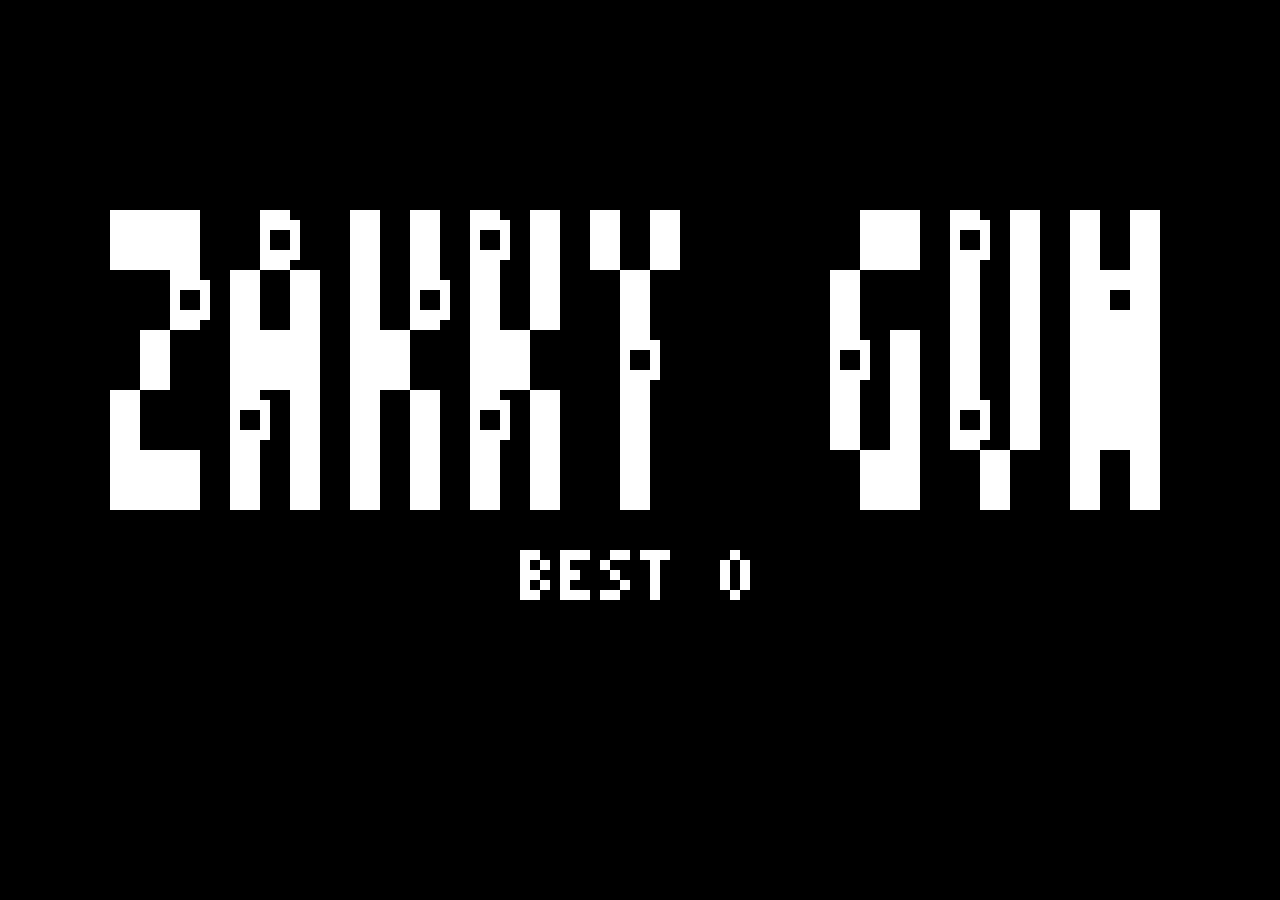
<file: play/zakky-gun.html>
<!DOCTYPE html>

<html lang="en">
<head>
<meta charset="UTF-8">
<meta name="viewport" content="width=device-width, initial-scale=1.0, user-scalable=no">
<title>GRAVITY TUNNEL</title>
<style>
  * { margin: 0; padding: 0; box-sizing: border-box; }
  html, body {
    background: #111;
    display: flex;
    flex-direction: column;
    align-items: center;
    min-height: 100vh;
    font-family: monospace;
    touch-action: none;
    overflow-x: hidden;
  }
  #layout {
    display: flex;
    flex-direction: column;
    align-items: center;
    gap: 8px;
    padding: 8px;
    width: 100%;
  }
  #left-col {
    display: flex;
    flex-direction: column;
    align-items: center;
    gap: 8px;
    width: 100%;
  }
  #canvas-wrap {
    width: 100%;
    display: flex;
    justify-content: center;
  }
  #gameCanvas {
    display: block;
    image-rendering: pixelated;
    image-rendering: crisp-edges;
    border: 1px solid #333;
    width: min(512px, 100%);
    height: auto;
  }
  #btn {
    width: min(512px, 100%);
    height: 72px;
    background: #1a1a1a;
    border: 2px solid #444;
    color: #fff;
    font-family: monospace;
    font-size: 14px;
    letter-spacing: 3px;
    cursor: pointer;
    user-select: none;
    -webkit-user-select: none;
    transition: background 0.05s;
  }
  #btn:active, #btn.pressed { background: #2a2a2a; border-color: #888; }
  #debug {
    width: min(512px, 100%);
    background: #0a0a0a;
    border: 1px solid #333;
    padding: 10px;
    color: #aaa;
    font-size: 11px;
    overflow-y: auto;
  }
  #debug h3 {
    color: #fff;
    font-size: 10px;
    letter-spacing: 2px;
    margin-bottom: 8px;
    border-bottom: 1px solid #333;
    padding-bottom: 4px;
  }
  .debug-section { margin-bottom: 10px; }
  .debug-section h4 {
    color: #888;
    font-size: 9px;
    letter-spacing: 1px;
    margin-bottom: 5px;
    text-transform: uppercase;
  }
  .slider-row {
    display: flex;
    align-items: center;
    gap: 6px;
    margin-bottom: 4px;
  }
  .slider-row label {
    width: 110px;
    font-size: 9px;
    color: #777;
    flex-shrink: 0;
  }
  .slider-row input[type=range] {
    flex: 1;
    height: 3px;
    accent-color: #fff;
  }
  .slider-row span {
    width: 30px;
    text-align: right;
    font-size: 9px;
    color: #ccc;
  }
  .debug-btn {
    font-size: 9px;
    font-family: monospace;
    background: #1a1a1a;
    color: #fff;
    border: 1px solid #444;
    padding: 3px 8px;
    cursor: pointer;
  }
  .debug-btn:hover { background: #2a2a2a; border-color: #888; }
</style>
</head>
<body>
<div id="layout">
  <div id="left-col">
    <div id="canvas-wrap">
      <canvas id="gameCanvas" width="128" height="64"></canvas>
    </div>
    <button id="btn">[ HOLD ]</button>
  </div>
  <div id="debug">
    <h3>DEBUG</h3>
    <div class="debug-section">
      <h4>Player</h4>
      <div class="slider-row"><label>Gravity</label><input type="range" id="sl-gravity" min="0.01" max="0.5" step="0.01" value="0.03"><span id="vl-gravity">0.03</span></div>
      <div class="slider-row"><label>Thrust</label><input type="range" id="sl-thrust" min="0.01" max="0.6" step="0.01" value="0.06"><span id="vl-thrust">0.06</span></div>
      <div class="slider-row"><label>Max Speed Y</label><input type="range" id="sl-maxvy" min="0.2" max="3" step="0.05" value="1.2"><span id="vl-maxvy">1.20</span></div>
      <div class="slider-row"><label>Fire Rate (s)</label><input type="range" id="sl-firerate" min="0.5" max="6" step="0.1" value="3"><span id="vl-firerate">3.0</span></div>
      <div class="slider-row"><label>Bullet Speed</label><input type="range" id="sl-bspeed" min="0.5" max="5" step="0.1" value="2.7"><span id="vl-bspeed">2.7</span></div>
      <div class="slider-row"><label>Attack Power</label><input type="range" id="sl-atk" min="1" max="5" step="1" value="1"><span id="vl-atk">1</span></div>
      <div class="slider-row"><label>Bullet Height</label><input type="range" id="sl-bulletH" min="1" max="5" step="1" value="2"><span id="vl-bulletH">2</span></div>
      <div class="slider-row"><label>Max HP</label><input type="range" id="sl-playerhp" min="1" max="10" step="1" value="3"><span id="vl-playerhp">3</span></div>
    </div>
    <div class="debug-section">
      <h4>Enemy</h4>
      <div class="slider-row"><label>Speed</label><input type="range" id="sl-espeed" min="0.1" max="3" step="0.05" value="0.5"><span id="vl-espeed">0.50</span></div>
      <div class="slider-row"><label>Fire Rate (s)</label><input type="range" id="sl-efirerate" min="0.5" max="6" step="0.1" value="4"><span id="vl-efirerate">4.0</span></div>
      <div class="slider-row"><label>Bullet Speed</label><input type="range" id="sl-ebspeed" min="0.5" max="4" step="0.1" value="1.3"><span id="vl-ebspeed">1.3</span></div>
      <div class="slider-row"><label>Max HP</label><input type="range" id="sl-ehp" min="1" max="10" step="1" value="1"><span id="vl-ehp">1</span></div>
      <div class="slider-row"><label>Points</label><input type="range" id="sl-epoints" min="1" max="10" step="1" value="1"><span id="vl-epoints">1</span></div>
      <div class="slider-row"><label>Spawn Rate (s)</label><input type="range" id="sl-espawn" min="0.5" max="8" step="0.25" value="3"><span id="vl-espawn">3.0</span></div>
      <div class="slider-row"><label>↳ current rate</label><span style="font-size:9px;color:#fff;font-weight:bold" id="vl-spawnrate">3.00</span></div>
      <div class="slider-row"><label>Powerup Every N pts</label><input type="range" id="sl-puevery" min="1" max="50" step="1" value="10"><span id="vl-puevery">10</span></div>
    </div>
    <div class="debug-section">
      <h4>Powerups</h4>
      <div style="display:flex;gap:16px;align-items:center;padding:4px 0;">
        <div>
          <div style="font-size:9px;color:#777;margin-bottom:3px;">HP</div>
          <canvas id="pu-preview-hp" width="24" height="24" style="image-rendering:pixelated;width:48px;height:48px;background:#000;border:1px solid #333;"></canvas>
        </div>
        <div>
          <div style="font-size:9px;color:#777;margin-bottom:3px;">FIRE RATE</div>
          <canvas id="pu-preview-fr" width="24" height="24" style="image-rendering:pixelated;width:48px;height:48px;background:#000;border:1px solid #333;"></canvas>
        </div>
      </div>
    </div>
      <div class="slider-row"><label>Amplitude (px)</label><input type="range" id="sl-ball-amp" min="1" max="40" step="1" value="10"><span id="vl-ball-amp">10</span></div>
      <div class="slider-row"><label>Frequency (Hz)</label><input type="range" id="sl-ball-freq" min="0.1" max="3" step="0.1" value="0.8"><span id="vl-ball-freq">0.8</span></div>
      <div class="slider-row"><label>Speed</label><input type="range" id="sl-ball-speed" min="0.1" max="3" step="0.05" value="0.4"><span id="vl-ball-speed">0.40</span></div>
      <div class="slider-row"><label>Knockback (px)</label><input type="range" id="sl-ball-kb" min="0" max="40" step="1" value="15"><span id="vl-ball-kb">15</span></div>
      <div class="slider-row"><button class="debug-btn" onclick="forceSpawnBall()">SPAWN BALL</button></div>
      <div class="slider-row"><button class="debug-btn" onclick="forceBoss()">BOSS</button></div>
    </div>
  </div>
</div>

<script>
const canvas = document.getElementById('gameCanvas');
const ctx = canvas.getContext('2d');
const W = 128, H = 64;

// ─── PIXEL FONT 3x5 ──────────────────────────────────────────────────────────
const FONT = {
  'A':['010','101','111','101','101'],'B':['110','101','110','101','110'],
  'C':['011','100','100','100','011'],'D':['110','101','101','101','110'],
  'E':['111','100','110','100','111'],'F':['111','100','110','100','100'],
  'G':['011','100','101','101','011'],'H':['101','101','111','101','101'],
  'I':['111','010','010','010','111'],'J':['111','001','001','101','010'],
  'K':['101','101','110','101','101'],'L':['100','100','100','100','111'],
  'M':['101','111','111','101','101'],'N':['101','111','111','111','101'],
  'O':['010','101','101','101','010'],'P':['110','101','110','100','100'],
  'Q':['010','101','101','110','011'],'R':['110','101','110','101','101'],
  'S':['011','100','010','001','110'],'T':['111','010','010','010','010'],
  'U':['101','101','101','101','010'],'V':['101','101','101','010','010'],
  'W':['101','101','111','111','101'],'X':['101','101','010','101','101'],
  'Y':['101','010','010','010','010'],'Z':['111','001','010','100','111'],
  '0':['010','101','101','101','010'],'1':['010','110','010','010','111'],
  '2':['110','001','010','100','111'],'3':['110','001','010','001','110'],
  '4':['101','101','111','001','001'],'5':['111','100','110','001','110'],
  '6':['010','100','110','101','010'],'7':['111','001','010','010','010'],
  '8':['010','101','010','101','010'],'9':['010','101','011','001','010'],
  ' ':['000','000','000','000','000'],':':['000','010','000','010','000'],
  '-':['000','000','111','000','000'],'!':['010','010','010','000','010'],
  '.':['000','000','000','000','010'],'+':['000','010','111','010','000'],
};

function drawText(text, x, y) {
  let cx = x;
  for (const ch of text.toUpperCase()) {
    const g = FONT[ch] || FONT[' '];
    for (let row = 0; row < 5; row++)
      for (let col = 0; col < 3; col++)
        if (g[row][col] === '1') ctx.fillRect(cx + col, y + row, 1, 1);
    cx += 4;
  }
}

// ─── PRIMITIVES ───────────────────────────────────────────────────────────────
function drawLine(x0, y0, x1, y1) {
  x0=Math.round(x0); y0=Math.round(y0); x1=Math.round(x1); y1=Math.round(y1);
  let dx=Math.abs(x1-x0), dy=-Math.abs(y1-y0), sx=x0<x1?1:-1, sy=y0<y1?1:-1, err=dx+dy;
  while(true){
    ctx.fillRect(x0,y0,1,1);
    if(x0===x1&&y0===y1) break;
    let e2=2*err;
    if(e2>=dy){err+=dy;x0+=sx;}
    if(e2<=dx){err+=dx;y0+=sy;}
  }
}
function drawRect(x,y,w,h){
  drawLine(x,y,x+w-1,y); drawLine(x,y+h-1,x+w-1,y+h-1);
  drawLine(x,y,x,y+h-1); drawLine(x+w-1,y,x+w-1,y+h-1);
}
function fillRect(x,y,w,h){ ctx.fillRect(Math.round(x),Math.round(y),w,h); }

// Bresenham circle outline
function drawCircle(cx,cy,r){
  cx=Math.round(cx); cy=Math.round(cy);
  let x=0,y=r,d=3-2*r;
  function plot(px,py){ if(px>=0&&px<W&&py>=0&&py<H) ctx.fillRect(px,py,1,1); }
  while(y>=x){
    plot(cx+x,cy+y); plot(cx-x,cy+y); plot(cx+x,cy-y); plot(cx-x,cy-y);
    plot(cx+y,cy+x); plot(cx-y,cy+x); plot(cx+y,cy-x); plot(cx-y,cy-x);
    if(d<0) d+=4*x+6; else{d+=4*(x-y)+10;y--;} x++;
  }
}

// ─── SLIDERS ──────────────────────────────────────────────────────────────────
function bindSlider(id, valId, decimals) {
  const sl = document.getElementById(id);
  const vl = document.getElementById(valId);
  sl.addEventListener('input', () => { vl.textContent = parseFloat(sl.value).toFixed(decimals); });
  return () => parseFloat(sl.value);
}
const getGravity   = bindSlider('sl-gravity',  'vl-gravity',  2);
const getThrust    = bindSlider('sl-thrust',   'vl-thrust',   2);
const getMaxVY     = bindSlider('sl-maxvy',    'vl-maxvy',    2);
const getFireRate  = bindSlider('sl-firerate', 'vl-firerate', 1);
const getBSpeed    = bindSlider('sl-bspeed',   'vl-bspeed',   1);
const getAtk       = bindSlider('sl-atk',      'vl-atk',      0);
const getPlayerHP  = bindSlider('sl-playerhp', 'vl-playerhp', 0);
const getESpeed    = bindSlider('sl-espeed',   'vl-espeed',   2);
const getEFireRate = bindSlider('sl-efirerate','vl-efirerate',1);
const getEBSpeed   = bindSlider('sl-ebspeed',  'vl-ebspeed',  1);
const getEHPMax    = bindSlider('sl-ehp',      'vl-ehp',      0);
const getEPoints   = bindSlider('sl-epoints',  'vl-epoints',  0);
const getESpawn    = bindSlider('sl-espawn',   'vl-espawn',   1);
const getPUEvery   = bindSlider('sl-puevery',  'vl-puevery',  0);
const getBulletH   = bindSlider('sl-bulletH',  'vl-bulletH',  0);
const getBallAmp   = bindSlider('sl-ball-amp',  'vl-ball-amp',  0);
const getBallFreq  = bindSlider('sl-ball-freq', 'vl-ball-freq', 1);
const getBallSpeed = bindSlider('sl-ball-speed','vl-ball-speed',2);
const getBallKB    = bindSlider('sl-ball-kb',   'vl-ball-kb',   0);

// ─── CONSTANTS ────────────────────────────────────────────────────────────────
const PW=7, PH=5, EW=7, EH=5, BW=3;

// ─── STATE ────────────────────────────────────────────────────────────────────
let player, bullets, enemyBullets, enemies, powerups, explosions;
let score, killCount, spawnTimer, playerFireTimer;
let pointsEarned;
let comboCount, comboButtonUses, comboPopTimer, comboPopValue, lastScoreForPU;
let powerupsCollected;
let bestScore=0, bestKills=0;
let buttonHeld = false;
let state = 'title';
let flashTimer = 0;

function initGame() {
  const maxHp = getPlayerHP();
  player = { x:8, y:H/2-PH/2, vy:0, hp:maxHp, maxHp, invTimer:0 };
  bullets=[]; enemyBullets=[]; enemies=[]; powerups=[]; explosions=[]; heartBursts=[];
  score=0; killCount=0; pointsEarned=0; spawnTimer=currentSpawnRate(); playerFireTimer=0; flashTimer=0;
  powerupsCollected=0;
  comboCount=0;
  comboButtonUses=0;
  comboPopTimer=0;
  comboPopValue=0;
  lastScoreForPU=0;
  boss=null; bossPhase=null; bossTimer=0; bossOscTime=0;
  bossShootTimer=0; bossEyeOpenFrac=0; bossDeathTimer=0;
  bossDeathExpTimer=0; warningFlashTimer=0; bossSpawningPaused=false;
  bossKillCount=0;
  state='play';
}

// ─── EXPLOSION ────────────────────────────────────────────────────────────────
function makeExplosion(cx,cy,big){
  const n=big?12:8, age=big?26:18;
  return {
    cx, cy, age:0, maxAge:age,
    particles:Array.from({length:n},(_,i)=>{
      const a=(i/n)*Math.PI*2;
      return {dx:Math.cos(a),dy:Math.sin(a)};
    })
  };
}
function drawExplosion(e){
  const r=(e.age/e.maxAge)*10;
  for(const p of e.particles){
    const px=Math.round(e.cx+p.dx*r), py=Math.round(e.cy+p.dy*r);
    if(px>=0&&px<W&&py>=0&&py<H) ctx.fillRect(px,py,1,1);
  }
  if(e.age<5) fillRect(e.cx-1,e.cy-1,3,3);
}

// ─── HEART BURST ──────────────────────────────────────────────────────────────
let heartBursts = [];
function makeHeartBurst(cx, cy){
  heartBursts.push({ cx, cy, age:0, maxAge:20 });
}
function drawHeartBurst(b){
  const t = b.age / b.maxAge;
  const scale = 1 + t * 3;
  ctx.fillStyle='#fff';
  for(let row=0;row<5;row++)
    for(let col=0;col<5;col++)
      if(HEART[row][col]){
        const ox = (col-2)*scale, oy = (row-2)*scale;
        ctx.fillRect(Math.round(b.cx+ox), Math.round(b.cy+oy), 1, 1);
      }
}
function spawnPowerup(x,y){
  const kind = (player.hp < player.maxHp) ? 'hp' : 'firerate';
  powerups.push({
    kind,
    x, baseY:y, y,
    speed: Math.max(0.15, getESpeed()*0.5),
  });
}

// 5×5 heart shape
const HEART = [
  [0,1,0,1,0],
  [1,1,1,1,1],
  [1,1,1,1,1],
  [0,1,1,1,0],
  [0,0,1,0,0],
];

function drawPowerup(p){
  const cx=Math.round(p.x), cy=Math.round(p.y);
  if(p.kind==='hp'){
    for(let row=0;row<5;row++)
      for(let col=0;col<5;col++)
        if(HEART[row][col]) ctx.fillRect(cx-2+col, cy-2+row, 1, 1);
  } else {
    ctx.fillRect(cx-3, cy,   5, 1);
    ctx.fillRect(cx-3, cy+1, 2, 1);
    ctx.fillRect(cx-3, cy+2, 1, 1);
    ctx.fillRect(cx+3, cy,   1, 3);
    ctx.fillRect(cx+2, cy+1, 3, 1);
  }
}

function forceSpawnBall(){
  if(state!=='play') return;
  const BALL_R=5, eh=BALL_R*2+1;
  const y=Math.random()*(H-eh-4)+2;
  enemies.push({
    type:'ball', x:W+1, y, baseY:y,
    ballSpeed:0.20, ballAmp:12, ballFreq:1.0, ballVariant:'slow',
    sinePhase:0, joltY:0, joltTimer:0, kbFrames:0, kbPerFrame:0,
    hp:3, maxHp:3,
    fireTimer:0, points:4, flashTimer:0,
    w:eh, h:eh, speedMult:1,
  });
}

// ─── BOSS ─────────────────────────────────────────────────────────────────────
// bossPhase: null | 'warning' | 'entering' | 'oscillating' | 'eyeopening' | 'shooting' | 'eyeclosing' | 'dying'
const BOSS_OSC_AMP   = 14;   // vertical oscillation amplitude (fixed)
const BOSS_OSC_PERIOD= 6;    // seconds of oscillation before eye opens (fixed)
const BOSS_SHOOT_RATE= 0.5;  // seconds between shots while eye open (fixed)
const BOSS_ENTER_SPEED=25;   // px/s sliding in
const BOSS_BONUS_PTS = 50;   // score bonus on kill
const BOSS_DEATH_SPEED=30;   // px/s leftward drift during dying

let bossKillCount = 0; // persists across bosses within a run

// Returns stats object for the nth boss (0-indexed)
function calcBossStats(n){
  // stat unlock order: 0=size, 1=shootDur, 2=oscFreq, 3=hp, 4+=hp only
  const r        = n >= 1 ? 11  : 22;                        // boss 2+: half size
  const eyeOpen  = n >= 2 ? 6.0 : 4.0;                       // boss 3+: ×1.5 shoot duration
  const oscFreq  = n >= 3 ? 0.625 : 0.5;                     // boss 4+: ×1.25 osc speed
  // boss 5 gets first hp bump, then every subsequent boss ×1.5 again
  const hpBumps  = Math.max(0, n - 3);
  const hp       = Math.round(25 * Math.pow(1.5, hpBumps));
  return { r, eyeOpen, oscFreq, hp };
}

let boss = null;
let bossPhase = null;
let bossTimer = 0;
let bossOscTime = 0;
let bossShootTimer = 0;
let bossEyeOpenFrac = 0;
let bossDeathTimer = 0;
let bossDeathExpTimer = 0;
let warningFlashTimer = 0;
let bossSpawningPaused = false;

function startBossSequence(){
  if(bossPhase !== null) return;
  const stats = calcBossStats(bossKillCount);
  bossPhase = 'warning';
  bossTimer = 3.0;
  warningFlashTimer = 0;
  bossSpawningPaused = true;
  enemies = [];
  enemyBullets = [];
  boss = {
    x: W + stats.r + 2,
    y: H / 2,
    hp: stats.hp,
    maxHp: stats.hp,
    r: stats.r,
    eyeOpen: stats.eyeOpen,
    oscFreq: stats.oscFreq,
    flashTimer: 0,
  };
}

function forceBoss(){
  if(state !== 'play') return;
  startBossSequence();
}

function updateBoss(dt){
  if(!boss || bossPhase === null) return;

  boss.flashTimer = Math.max(0, boss.flashTimer - 1);

  if(bossPhase === 'warning'){
    bossTimer -= dt;
    warningFlashTimer += dt;
    if(bossTimer <= 0) bossPhase = 'entering';
    return;
  }

  if(bossPhase === 'entering'){
    const targetX = W - boss.r - 2;
    boss.x -= BOSS_ENTER_SPEED * dt;
    if(boss.x <= targetX){
      boss.x = targetX;
      bossPhase = 'oscillating';
      bossOscTime = 0;
      boss.baseY = H / 2;
    }
    boss.y = H / 2 + Math.sin(boss.x * 0.05) * 4;
    return;
  }

  if(bossPhase === 'oscillating'){
    bossOscTime += dt;
    boss.y = boss.baseY + Math.sin(bossOscTime * boss.oscFreq * Math.PI * 2) * BOSS_OSC_AMP;
    if(bossOscTime >= BOSS_OSC_PERIOD){
      bossPhase = 'eyeopening';
      bossEyeOpenFrac = 0;
      boss.frozenY = boss.y;
    }
    return;
  }

  if(bossPhase === 'eyeopening'){
    bossEyeOpenFrac = Math.min(1, bossEyeOpenFrac + dt * 3);
    if(bossEyeOpenFrac >= 1){
      bossPhase = 'shooting';
      bossShootTimer = 0;
      bossTimer = boss.eyeOpen;
    }
    boss.y = boss.frozenY;
    return;
  }

  if(bossPhase === 'shooting'){
    boss.y = boss.frozenY;
    bossTimer -= dt;
    bossShootTimer -= dt;
    if(bossShootTimer <= 0){
      bossShootTimer = BOSS_SHOOT_RATE;
      const bx = boss.pupilX !== undefined ? boss.pupilX : boss.x;
      const by = boss.pupilY !== undefined ? boss.pupilY : boss.y;
      const px = player.x + PW / 2;
      const py = player.y + PH / 2;
      const dx = px - bx, dy = py - by;
      const dist = Math.sqrt(dx*dx + dy*dy) || 1;
      const spd = getEBSpeed() * 60;
      enemyBullets.push({ x: bx, y: by, vx: (dx/dist)*spd, vy: (dy/dist)*spd, aimed: true });
    }
    if(bossTimer <= 0) bossPhase = 'eyeclosing';
    return;
  }

  if(bossPhase === 'eyeclosing'){
    bossEyeOpenFrac = Math.max(0, bossEyeOpenFrac - dt * 3);
    if(bossEyeOpenFrac <= 0){
      bossPhase = 'oscillating';
      bossOscTime = 0;
      boss.baseY = boss.frozenY;
    }
    boss.y = boss.frozenY;
    return;
  }

  if(bossPhase === 'dying'){
    // slide left toward player during death animation
    boss.x -= BOSS_DEATH_SPEED * dt;
    bossDeathTimer -= dt;
    bossDeathExpTimer -= dt;
    if(bossDeathExpTimer <= 0){
      bossDeathExpTimer = 0.12;
      const ox = (Math.random() - 0.5) * boss.r * 1.5;
      const oy = (Math.random() - 0.5) * boss.r * 1.5;
      explosions.push(makeExplosion(boss.x + ox, boss.y + oy, true));
    }
    if(bossDeathTimer <= 0){
      for(let i = 0; i < 5; i++)
        explosions.push(makeExplosion(boss.x + (Math.random()-0.5)*boss.r, boss.y + (Math.random()-0.5)*boss.r, true));
      score += BOSS_BONUS_PTS;
      pointsEarned += BOSS_BONUS_PTS;
      killCount++;
      bossKillCount++;
      boss = null;
      bossPhase = null;
      bossSpawningPaused = false;
      spawnTimer = 2.0;
    }
    return;
  }
}

function bossTakeDamage(atk){
  if(!boss || bossPhase === 'dying' || bossPhase === 'warning' || bossPhase === 'entering') return false;
  boss.hp -= atk;
  boss.flashTimer = 5;
  if(boss.hp <= 0){
    boss.hp = 0;
    bossPhase = 'dying';
    bossDeathTimer = 1.8;
    bossDeathExpTimer = 0;
    enemyBullets = enemyBullets.filter(b => !b.aimed);
  }
  return true;
}

function drawBoss(){
  if(!boss) return;
  const bx = Math.round(boss.x), by = Math.round(boss.y);
  const R = boss.r;

  if(boss.flashTimer > 0 && boss.flashTimer % 2 === 0) return;

  // dying — circle only, explosions handle the rest
  if(bossPhase === 'dying'){
    drawCircle(bx, by, R);
    return;
  }

  // main circle
  drawCircle(bx, by, R);

  // HP bar — below the boss, 40px wide
  const barW = 40, barX = bx - 20, barY = by + R + 2;
  drawRect(barX, barY, barW, 3);
  const filled = Math.round((boss.hp / boss.maxHp) * (barW - 2));
  if(filled > 0) ctx.fillRect(barX + 1, barY + 1, filled, 1);

  // boss kill counter — small number above the HP bar label area, top-centre
  if(bossKillCount > 0){
    const kstr = 'B' + bossKillCount;
    drawText(kstr, bx - Math.floor(kstr.length * 2), barY + 5);
  }

  // equator / eye — scale proportionally to R
  const eyeR = Math.round(R * 0.27);   // ~6 at R=22, ~3 at R=11
  const lidMax = Math.round(R * 0.23); // ~5 at R=22, ~2.5 at R=11

  if(bossPhase === 'oscillating' || bossPhase === 'entering'){
    // bowed equator
    for(let dx = -(R - 1); dx <= (R - 1); dx++){
      const t = dx / (R - 1);
      const bow = Math.round((1 - t*t) * 2);
      const px = bx + dx, py = by + bow;
      if(px >= 0 && px < W && py >= 0 && py < H) ctx.fillRect(px, py, 1, 1);
    }
  } else {
    // eye ellipse, 2.5× eyeR wide
    const eyeW = Math.round(eyeR * 2.5);
    const eyeH = Math.round(bossEyeOpenFrac * lidMax * 2.5);

    if(eyeH >= 1){
      for(let dx = -eyeW; dx <= eyeW; dx++){
        const t = dx / eyeW;
        const colH = Math.round(Math.sqrt(Math.max(0, 1 - t*t)) * eyeH);
        const topPy = by - colH;
        const botPy = by + colH;
        if(topPy >= 0 && topPy < H) ctx.fillRect(bx + dx, topPy, 1, 1);
        if(botPy >= 0 && botPy < H && botPy !== topPy) ctx.fillRect(bx + dx, botPy, 1, 1);
      }
    }

    // pupil — white circle outline + black fill, tracks player
    const pupilR = Math.max(2, Math.round(R * 0.18)); // ~4 at R=22, ~2 at R=11
    const orbitR = Math.max(2, Math.round(R * 0.23)); // ~5 at R=22, ~2 at R=11
    let pupilX, pupilY;
    if(bossEyeOpenFrac > 0.8 && bossPhase === 'shooting'){
      const pdx = (player.x + PW/2) - boss.x;
      const pdy = (player.y + PH/2) - boss.y;
      const pdist = Math.sqrt(pdx*pdx + pdy*pdy) || 1;
      pupilX = Math.round(bx + (pdx/pdist) * orbitR);
      pupilY = Math.round(by + (pdy/pdist) * orbitR);
    } else {
      pupilX = bx;
      pupilY = by;
    }
    boss.pupilX = pupilX;
    boss.pupilY = pupilY;

    if(bossEyeOpenFrac > 0.3){
      drawCircle(pupilX, pupilY, pupilR);
      ctx.fillStyle = '#000';
      for(let dy2 = -(pupilR - 1); dy2 <= (pupilR - 1); dy2++){
        const hw = Math.round(Math.sqrt(Math.max(0, (pupilR-1)*(pupilR-1) - dy2*dy2)));
        if(hw > 0) ctx.fillRect(pupilX - hw, pupilY + dy2, hw * 2, 1);
      }
      ctx.fillStyle = '#fff';
    }
  }
}

function currentSpawnRate(){
  const base = getESpawn();
  const steps = Math.floor(score / 10);
  const rate = base - steps * 0.2;
  return Math.max(0.25, rate);
}

function pickEnemyType(){
  let pool;
  if(score < 10){
    pool = [['tutorial',1]];
  } else if(score < 20){
    pool = [['basic',1]];
  } else if(score < 25){
    pool = [['basic',3],['shooter',1]];
  } else if(score < 30){
    pool = [['basic',2],['shooter',1]];
  } else if(score < 40){
    pool = [['basic',6],['shooter',3],['fastorb',1]];
  } else {
    pool = [['basic',12],['shooter',6],['fastorb',2],['sloworb',1]];
  }
  const total = pool.reduce((s,[,w])=>s+w, 0);
  let r = Math.random()*total;
  for(const [type,w] of pool){ r-=w; if(r<=0) return type; }
  return pool[pool.length-1][0];
}

function spawnEnemy(){
  const hp=getEHPMax();
  const picked = pickEnemyType();

  let type = picked;
  let ballSpeed=0, ballAmp=0, ballFreq=0, ballVariant='';
  if(picked==='fastorb'){ type='ball'; ballSpeed=0.40; ballAmp=14; ballFreq=0.8; ballVariant='fast'; }
  else if(picked==='sloworb'){ type='ball'; ballSpeed=0.20; ballAmp=12; ballFreq=1.0; ballVariant='slow'; }

  const BALL_R = 5;
  const ew = type==='ball' ? BALL_R*2+1 : EW;
  const eh = type==='ball' ? BALL_R*2+1 : EH;

  const ballHp = ballVariant==='slow' ? 3 : (type==='ball' ? 2 : hp);
  const ballPoints = ballVariant==='slow' ? 4 : ballVariant==='fast' ? 2 : getEPoints();
  const finalHp = type==='ball' ? ballHp : hp;

  const speedMult = picked==='tutorial' ? 0.85 : 1.0;

  const y = Math.random()*(H-eh-4)+2;
  enemies.push({
    type: type==='ball' ? 'ball' : (picked==='tutorial'?'tutorial':picked),
    x: W+1, y, baseY: y,
    ballSpeed, ballAmp, ballFreq, ballVariant,
    sinePhase: 0,
    joltY: 0, joltTimer: 0, kbFrames: 0, kbPerFrame: 0,
    hp: finalHp, maxHp: finalHp,
    fireTimer: Math.random()*getEFireRate(),
    points: type==='ball' ? ballPoints : getEPoints(),
    flashTimer: 0,
    w: ew, h: eh,
    speedMult,
  });
}

// ─── AABB ─────────────────────────────────────────────────────────────────────
function aabb(ax,ay,aw,ah,bx,by,bw,bh){
  return ax<bx+bw&&ax+aw>bx&&ay<by+bh&&ay+ah>by;
}
function die(){
  if(score>bestScore) bestScore=score;
  if(killCount>bestKills) bestKills=killCount;
  const frSl=document.getElementById('sl-firerate');
  frSl.value=3; frSl.dispatchEvent(new Event('input'));
  explosions.push(makeExplosion(player.x+PW/2,player.y+PH/2,true));
  state='dead';
}

function takeDamage(){
  if(player.invTimer>0) return false;
  player.hp--;
  player.invTimer=40;
  flashTimer=8;
  comboCount=0; comboButtonUses=0;
  if(player.hp<=0){ die(); return true; }
  return true;
}

// ─── MAIN LOOP ────────────────────────────────────────────────────────────────
let last=null;
function update(ts){
  if(!last) last=ts;
  const dt=Math.min((ts-last)/1000,0.05);
  last=ts;

  if(state==='title'||state==='dead'){
    if(explosions) for(let i=explosions.length-1;i>=0;i--){
      explosions[i].age++;
      if(explosions[i].age>=explosions[i].maxAge) explosions.splice(i,1);
    }
    requestAnimationFrame(draw);
    requestAnimationFrame(update);
    return;
  }

  // PLAYER PHYSICS
  if(buttonHeld) player.vy-=getThrust();
  player.vy+=getGravity();
  player.vy=Math.max(-getMaxVY(),Math.min(getMaxVY(),player.vy));
  player.y+=player.vy;
  if(player.y<=1){player.y=1;player.vy=0;}
  if(player.y>=H-PH-1){player.y=H-PH-1;player.vy=0;}

  // PLAYER FIRE
  playerFireTimer-=dt;
  if(playerFireTimer<=0){
    playerFireTimer=getFireRate();
    const BH=getBulletH();
    bullets.push({x:player.x+Math.floor(PW/2)-Math.floor(BW/2), y:player.y+Math.floor((PH-BH)/2), vx:getBSpeed()*60, atk:getAtk(), bh:BH});
  }

  // BULLETS
  for(let i=bullets.length-1;i>=0;i--){
    bullets[i].x+=bullets[i].vx*dt;
    if(bullets[i].x>W+4) bullets.splice(i,1);
  }

  // SPAWN
  spawnTimer-=dt;
  if(!bossSpawningPaused && spawnTimer<=0){spawnTimer=currentSpawnRate();spawnEnemy();}
  if(!bossSpawningPaused && score>=100 && bossPhase===null){ startBossSequence(); }
  document.getElementById('vl-spawnrate').textContent=currentSpawnRate().toFixed(2);

  // BOSS UPDATE
  updateBoss(dt);

  // PLAYER BULLETS HIT BOSS
  if(boss && bossPhase !== 'dying' && bossPhase !== 'warning' && bossPhase !== 'entering'){
    for(let j=bullets.length-1;j>=0;j--){
      const b=bullets[j];
      const dx=b.x - boss.x, dy=(b.y+b.bh/2) - boss.y;
      if(dx*dx + dy*dy <= boss.r*boss.r){
        bossTakeDamage(b.atk);
        bullets.splice(j,1);
      }
    }
  }

  // BOSS BODY HITS PLAYER
  if(boss && bossPhase !== 'dying' && bossPhase !== 'warning'){
    const dx=(player.x+PW/2) - boss.x, dy=(player.y+PH/2) - boss.y;
    if(dx*dx + dy*dy <= (boss.r+2)*(boss.r+2)){
      takeDamage();
    }
  }

  // ENEMIES
  for(let i=enemies.length-1;i>=0;i--){
    const e=enemies[i];
    if(e.type==='ball'){
      if(e.kbFrames > 0){
        e.x += e.kbPerFrame;
        e.kbFrames--;
      } else {
        e.x -= e.ballSpeed*60*dt;
        e.sinePhase += e.ballFreq * dt * 0.15;
        e.y = e.baseY + Math.sin(e.sinePhase * Math.PI * 2) * e.ballAmp;
        if(e.joltTimer>0){
          e.y += e.joltY * (e.joltTimer/10);
          e.joltTimer--;
        }
      }
    } else {
      e.x -= getESpeed()*60*dt*(e.speedMult||1);
    }
    if(e.flashTimer>0) e.flashTimer--;

    if(e.nosedive){
      e.nosediveVY += 0.06;
      e.nosediveVY = Math.min(e.nosediveVY, 1.0);
      e.y += e.nosediveVY;
      e.x -= getESpeed()*15*dt;
      e.spinAngle += 0.25;
      if(e.y > H+4 || e.spinAngle > Math.PI*2){
        explosions.push(makeExplosion(e.x+e.w/2, e.y+e.h/2, false));
        enemies.splice(i,1);
        continue;
      }
      if(e.flashTimer>0) e.flashTimer--;
      continue;
    }

    if(e.type==='shooter'){
      e.fireTimer-=dt;
      if(e.fireTimer<=0){
        e.fireTimer=getEFireRate();
        enemyBullets.push({x:e.x, y:e.y+Math.floor(e.h/2), vx:-getEBSpeed()*60});
      }
    }

    for(let j=bullets.length-1;j>=0;j--){
      if(aabb(bullets[j].x,bullets[j].y,BW,bullets[j].bh,e.x,e.y,e.w,e.h)){
        e.hp-=bullets[j].atk;
        e.flashTimer=6;
        if(e.type==='ball' && e.hp>0){
          e.joltY = (Math.random()<0.5?1:-1) * 4;
          e.joltTimer = 10;
          e.kbFrames = 15;
          e.kbPerFrame = 25 / 15;
          e.baseY = e.y;
        }
        bullets.splice(j,1);
        if(e.hp<=0){
          const pts = e.points;
          score += pts;
          pointsEarned += pts;
          killCount++;
          explosions.push(makeExplosion(e.x+e.w/2,e.y+e.h/2,false));
          const puEvery=getPUEvery();
          if(puEvery>0 && Math.floor(pointsEarned/puEvery) > Math.floor((pointsEarned-pts)/puEvery)){
            spawnPowerup(e.x+e.w/2, e.y+e.h/2);
            lastScoreForPU=pointsEarned;
          }
          enemies.splice(i,1);
          break;
        }
      }
    }

    if(i<enemies.length && enemies[i]){
      if(aabb(enemies[i].x,enemies[i].y,enemies[i].w,enemies[i].h,player.x,player.y,PW,PH)){
        const playerBottom = player.y + PH;
        const enemyTop = enemies[i].y;
        const stomping = player.vy > 0 && playerBottom <= enemyTop + 3;

        if(enemies[i].type==='ball'){
          if(player.invTimer>0){ continue; }
          explosions.push(makeExplosion(enemies[i].x+enemies[i].w/2,enemies[i].y+enemies[i].h/2,false));
          enemies.splice(i,1);
          takeDamage();
          continue;
        }

        if(stomping){
          comboCount = Math.min(comboCount + 1, 5);
          comboButtonUses = 0;
          const pts = comboCount;
          const prevEarned = pointsEarned;
          score += pts;
          pointsEarned += pts;
          killCount++;
          if(comboCount > 1){ comboPopValue=comboCount; comboPopTimer=40; }
          const puEvery=getPUEvery();
          if(puEvery>0 && Math.floor(pointsEarned/puEvery) > Math.floor(prevEarned/puEvery)){
            spawnPowerup(enemies[i].x+enemies[i].w/2, enemies[i].y+enemies[i].h/2);
          }
          player.vy = -getMaxVY() * 0.6;
          enemies[i].nosedive = true;
          enemies[i].nosediveVY = 0;
          enemies[i].spinAngle = 0;
          enemies[i].stomped = true;
        } else {
          if(player.invTimer<=0){
            enemies.splice(i,1);
            takeDamage();
          }
        }
        continue;
      }
      if(enemies[i].x+enemies[i].w<0){
        score = Math.max(0, score - 1);
        enemies.splice(i,1);
      }
    }
  }

  // ENEMY BULLETS
  for(let i=enemyBullets.length-1;i>=0;i--){
    const b=enemyBullets[i];
    b.x+=b.vx*dt;
    if(b.vy !== undefined) b.y += b.vy * dt;
    if(aabb(b.x,b.y,BW,1,player.x,player.y,PW,PH)){
      enemyBullets.splice(i,1);
      takeDamage();
      continue;
    }
    if(b.x<-4||b.x>W+4||b.y<-4||b.y>H+4) enemyBullets.splice(i,1);
  }

  // POWERUPS
  for(let i=powerups.length-1;i>=0;i--){
    const p=powerups[i];
    p.x-=p.speed*60*dt;
    const dist=(W+1)-p.x;
    p.y=p.baseY+Math.sin(dist*0.08)*6;

    if(aabb(p.x-5,p.y-5,10,10,player.x,player.y,PW,PH)){
      if(p.kind==='hp'){
        if(player.hp<player.maxHp) player.hp++;
        makeHeartBurst(p.x, p.y);
      } else if(p.kind==='firerate'){
        const newRate = Math.max(0.3, getFireRate() - 0.5);
        const sl=document.getElementById('sl-firerate');
        sl.value=newRate;
        sl.dispatchEvent(new Event('input'));
      }
      powerupsCollected++;
      if(p.kind!=='hp') explosions.push(makeExplosion(p.x,p.y,false));
      flashTimer=3;
      powerups.splice(i,1);
      continue;
    }
    if(p.x<-12) powerups.splice(i,1);
  }

  // EXPLOSIONS
  for(let i=explosions.length-1;i>=0;i--){
    explosions[i].age++;
    if(explosions[i].age>=explosions[i].maxAge) explosions.splice(i,1);
  }

  if(flashTimer>0) flashTimer--;
  if(comboPopTimer>0) comboPopTimer--;
  if(player.invTimer>0) player.invTimer--;
  for(let i=heartBursts.length-1;i>=0;i--){
    heartBursts[i].age++;
    if(heartBursts[i].age>=heartBursts[i].maxAge) heartBursts.splice(i,1);
  }

  requestAnimationFrame(draw);
  requestAnimationFrame(update);
}

// ─── DRAW ─────────────────────────────────────────────────────────────────────
function draw(){
  ctx.fillStyle='#000';
  ctx.fillRect(0,0,W,H);
  ctx.fillStyle='#fff';

  if(state==='title'){
    const title='ZAKKY GUN';
    const SCALE=3;
    const charW=3*SCALE, charH=5*SCALE*2, charGap=SCALE;
    const totalW=title.length*charW+(title.length-1)*charGap;
    const titleX=Math.floor((W-totalW)/2);
    const belowH=5+3+5;
    const totalH=charH+4+belowH;
    const titleY=Math.floor((H-totalH)/2);

    const litPixels=[];
    let tcx=titleX;
    for(const ch of title){
      const g=FONT[ch]||FONT[' '];
      for(let row=0;row<5;row++)
        for(let col=0;col<3;col++)
          if(g[row][col]==='1')
            litPixels.push({px:tcx+col*SCALE, py:titleY+row*SCALE*2});
      tcx+=charW+charGap;
    }

    ctx.fillStyle='#fff';
    for(const {px,py} of litPixels)
      ctx.fillRect(px, py, SCALE, SCALE*2);

    const holeIndices=[3,9,15,22,29,35,42,48,54,60,66];
    for(const idx of holeIndices){
      if(idx>=litPixels.length) continue;
      const {px,py}=litPixels[idx];
      const hx=px+1, hy=py+2;
      ctx.fillStyle='#fff';
      ctx.fillRect(hx-1,hy-1,4,1);
      ctx.fillRect(hx-1,hy+2,4,1);
      ctx.fillRect(hx-1,hy,  1,2);
      ctx.fillRect(hx+2, hy,  1,2);
      ctx.fillStyle='#000';
      ctx.fillRect(hx, hy, 2, 2);
    }

    ctx.fillStyle='#fff';
    const belowY=titleY+charH+4;
    const bestStr='BEST '+bestScore;
    drawText(bestStr, Math.floor((W-bestStr.length*4)/2), belowY);
    if(Math.floor(Date.now()/500)%2===0){
      const pb='PRESS BUTTON';
      drawText(pb, Math.floor((W-pb.length*4)/2), belowY+8);
    }
    return;
  }

  if(state==='dead'){
    const DS=2;
    const deadWord='DEAD';
    const deadCharW=3*DS, deadCharH=5*DS, deadGap=DS;
    const deadW=deadWord.length*deadCharW+(deadWord.length-1)*deadGap;

    const rowH=5, gap1=3, gap2=2, gap3=4;
    const totalH=deadCharH+gap1+rowH+gap2+rowH+gap3+rowH;
    const blockY=Math.floor((H-totalH)/2);

    let dcx=Math.floor((W-deadW)/2);
    for(const ch of deadWord){
      const g=FONT[ch]||FONT[' '];
      for(let row=0;row<5;row++)
        for(let col=0;col<3;col++)
          if(g[row][col]==='1') ctx.fillRect(dcx+col*DS, blockY+row*DS, DS, DS);
      dcx+=deadCharW+deadGap;
    }

    ctx.fillStyle='#fff';
    const scoreY=blockY+deadCharH+gap1;
    const killsY=scoreY+rowH+gap2;
    const pbY=killsY+rowH+gap3;

    const scoreL='SCORE:'+score;
    const scoreR='BEST:'+bestScore;
    drawText(scoreL, Math.floor((W/2-scoreL.length*4)/2), scoreY);
    drawText(scoreR, Math.floor(W/2+(W/2-scoreR.length*4)/2), scoreY);

    const killsL='KILLS:'+killCount;
    const killsR='BEST:'+bestKills;
    drawText(killsL, Math.floor((W/2-killsL.length*4)/2), killsY);
    drawText(killsR, Math.floor(W/2+(W/2-killsR.length*4)/2), killsY);

    if(Math.floor(Date.now()/500)%2===0){
      const pb='PRESS BUTTON';
      drawText(pb, Math.floor((W-pb.length*4)/2), pbY);
    }
    for(const e of explosions) drawExplosion(e);
    return;
  }

  // DAMAGE FLASH
  if(flashTimer>0&&flashTimer%2===0){
    for(let x=0;x<W;x++){ctx.fillRect(x,0,1,2);ctx.fillRect(x,H-2,1,2);}
    for(let y=0;y<H;y++){ctx.fillRect(0,y,2,1);ctx.fillRect(W-2,y,2,1);}
  }

  // PLAYER
  if(!(player.invTimer>0 && player.invTimer%4<2)){
    fillRect(player.x,player.y,PW,PH);
  }

  // PLAYER BULLETS
  for(const b of bullets) fillRect(b.x,b.y,BW,b.bh);

  // ENEMIES
  for(const e of enemies){
    if(e.flashTimer>0&&e.flashTimer%2===0) continue;
    const ex=Math.round(e.x), ey=Math.round(e.y);

    if(e.nosedive){
      const cx = ex + e.w/2, cy = ey + e.h/2;
      ctx.save();
      ctx.translate(cx, cy);
      ctx.rotate(e.spinAngle);
      ctx.fillStyle='#fff';
      const hw=e.w/2, hh=e.h/2;
      drawLine(-hw,-hh, hw,-hh);
      drawLine(-hw, hh, hw, hh);
      drawLine(-hw,-hh,-hw, hh);
      drawLine( hw,-hh, hw, hh);
      ctx.restore();
      continue;
    }

    if(e.type==='ball'){
      const BALL_R = 5;
      const bcx = ex+BALL_R, bcy = Math.round(e.y)+BALL_R;
      drawCircle(bcx, bcy, BALL_R);
      if(e.ballVariant==='slow'){
        for(let dx=-(BALL_R-1);dx<=(BALL_R-1);dx++){
          const t=dx/(BALL_R-1);
          const bow=Math.round((1-t*t)*1);
          ctx.fillRect(bcx+dx, bcy+bow, 1, 1);
        }
      }
      if(e.hp===1 && e.maxHp>1){
        drawLine(bcx, bcy, bcx+3, bcy-2);
        drawLine(bcx, bcy, bcx-2, bcy+3);
        drawLine(bcx, bcy, bcx+2, bcy+3);
      }
    } else {
      drawRect(ex, ey, e.w, e.h);
      if(e.maxHp>1){
        const filled=Math.ceil((e.hp/e.maxHp)*e.w);
        for(let p=0;p<filled;p++) ctx.fillRect(ex+p,ey-2,1,1);
      }
      if(e.type==='basic' || e.type==='tutorial'){
        ctx.fillRect(ex+e.w-2, ey+e.h-2, 1, 1);
      }
    }

    if(e.type==='shooter'){
      const eFrac = 1 - (e.fireTimer / getEFireRate());
      const eBarLen = eFrac >= 0.75 ? 2 : eFrac >= 0.5 ? 1 : 0;
      if(eBarLen > 0) ctx.fillRect(ex - eBarLen, ey+2, eBarLen, 1);
    }
  }

  // ENEMY BULLETS
  for(const b of enemyBullets) fillRect(b.x,b.y,BW,1);

  // POWERUPS
  for(const p of powerups) drawPowerup(p);

  // EXPLOSIONS
  for(const e of explosions) drawExplosion(e);

  // HEART BURSTS
  for(const b of heartBursts) drawHeartBurst(b);

  // BOSS
  drawBoss();

  // WARNING overlay
  if(bossPhase === 'warning'){
    if(Math.floor(warningFlashTimer / 0.2) % 2 === 0){
      const ws = 'WARNING';
      const WS = 2;
      const ww = ws.length * 3 * WS + (ws.length - 1) * WS;
      const wx = Math.floor((W - ww) / 2);
      const wy = Math.floor(H / 2) - 5 * WS;
      ctx.fillStyle = '#fff';
      let wcx = wx;
      for(const ch of ws){
        const g = FONT[ch] || FONT[' '];
        for(let row = 0; row < 5; row++)
          for(let col = 0; col < 3; col++)
            if(g[row][col] === '1') ctx.fillRect(wcx + col * WS, wy + row * WS, WS, WS);
        wcx += 3 * WS + WS;
      }
    }
  }

  // TARGETING DOT
  const dotY = Math.round(player.y) + Math.floor(PH/2);
  let dotX = W - 1;
  let hitEnemy = null;
  for(const e of enemies){
    const ex = Math.round(e.x), ey = Math.round(e.y);
    if(dotY >= ey && dotY < ey + e.h && ex > player.x + PW){
      if(ex < dotX){ dotX = ex; hitEnemy = e; }
    }
  }
  if(hitEnemy){
    ctx.fillRect(dotX - 2, dotY, 1, 1);
  } else {
    ctx.fillRect(W - 1, dotY, 1, 1);
  }

  // HUD: score
  drawText('S'+score, 1, 1);

  // HUD: boss kill counter (top centre, only once first boss dies)
  if(bossKillCount > 0){
    const bkStr = 'BX'+bossKillCount;
    drawText(bkStr, Math.floor((W - bkStr.length*4) / 2), 1);
  }

  // HUD: HP pips
  for(let i=0;i<player.maxHp;i++){
    const px=W-(player.maxHp-i)*5+1;
    if(i<player.hp) fillRect(px,1,3,3);
    else drawRect(px,1,3,3);
  }

  // FIRE RETICULE
  const cdFrac = 1 - (playerFireTimer / getFireRate());
  const sx = Math.round(player.x) + PW;
  const ry = Math.round(player.y);
  const barLen = cdFrac >= 0.75 ? 2 : cdFrac >= 0.5 ? 1 : 0;
  if(barLen > 0) ctx.fillRect(sx, ry+2, barLen, 1);

  // POWERUP COUNTDOWN
  const puEvery=getPUEvery();
  if(puEvery>0){
    const nextPU=puEvery-(pointsEarned%puEvery);
    if(nextPU<puEvery){
      const txt=String(nextPU);
      drawText(txt, W-txt.length*4-8, H-7);
      drawCircle(W-4, H-5, 2);
    }
  }

  // COMBO POP
  if(comboPopTimer>0){
    if(Math.floor(comboPopTimer/3)%2===0){
      drawText('X'+comboPopValue, player.x-2, player.y-8);
    }
  }
}

// ─── INPUT ────────────────────────────────────────────────────────────────────
function pressStart(e){
  e.preventDefault();
  buttonHeld=true;
  if(state==='title'||state==='dead'){ initGame(); return; }
  if(comboCount>0){
    comboButtonUses++;
    if(comboButtonUses>1){ comboCount=0; comboButtonUses=0; }
  }
}
function pressEnd(e){ e.preventDefault(); buttonHeld=false; }

const btn=document.getElementById('btn');
btn.addEventListener('mousedown',pressStart);
btn.addEventListener('mouseup',pressEnd);
btn.addEventListener('mouseleave',pressEnd);
btn.addEventListener('touchstart',pressStart,{passive:false});
btn.addEventListener('touchend',pressEnd,{passive:false});
btn.addEventListener('touchcancel',pressEnd,{passive:false});
document.addEventListener('keydown',e=>{if(e.code==='Space'){e.preventDefault();pressStart(e);}});
document.addEventListener('keyup',e=>{if(e.code==='Space'){e.preventDefault();pressEnd(e);}});

// ─── BOOT ─────────────────────────────────────────────────────────────────────
explosions=[];

function drawPowerupPreview(canvasId, kind){
  const c = document.getElementById(canvasId);
  const pc = c.getContext('2d');
  pc.fillStyle='#000';
  pc.fillRect(0,0,24,24);
  pc.fillStyle='#fff';
  const cx=12, cy=12;
  if(kind==='hp'){
    for(let row=0;row<5;row++)
      for(let col=0;col<5;col++)
        if(HEART[row][col]) pc.fillRect(cx-2+col, cy-2+row, 1, 1);
  } else {
    pc.fillRect(cx-3, cy,   5, 1);
    pc.fillRect(cx-3, cy+1, 2, 1);
    pc.fillRect(cx-3, cy+2, 1, 1);
    pc.fillRect(cx+3, cy,   1, 3);
    pc.fillRect(cx+2, cy+1, 3, 1);
  }
}
drawPowerupPreview('pu-preview-hp', 'hp');
drawPowerupPreview('pu-preview-fr', 'firerate');

requestAnimationFrame(ts=>{ draw(); requestAnimationFrame(update); });
</script>

<!-- Added by tools/release.py to the copy of a game on the public page (site/play/<slug>.html).
     Shows only the game screen, full size, and hides the prototype's panels and cheats.
     The page underneath keeps running unchanged; the hidden parts are still there, just not shown. -->
<style id="zb-play">
html, body { margin: 0 !important; padding: 0 !important; height: 100% !important; overflow: hidden !important; background: #000 !important; }
body > :not(#zb-stage) { display: none !important; }
#zb-stage { position: fixed; inset: 0; display: flex; align-items: center; justify-content: center; background: #000; }
#zb-stage > canvas { display: block !important; position: static !important; transform: none !important; margin: 0 !important;
  border: 0 !important; box-shadow: none !important; width: 100% !important; height: 100% !important;
  object-fit: contain; image-rendering: pixelated; image-rendering: crisp-edges; }
</style>
<script>
(function () {
  var c = document.querySelector('#gameCanvas');
  if (!c) return;
  var stage = document.createElement('div');
  stage.id = 'zb-stage';
  document.body.appendChild(stage);
  stage.appendChild(c);
  // Standard ZakkyBoy keys (WASD = D-pad, J = A, K = B, N M , = extra buttons) -> the keys this
  // prototype listens for. Real key presses never reach the game directly, only the translated ones,
  // so every game uses the same layout and old keys (e.g. Drift's A/S) can't clash with the D-pad.
  // Presses sent by the page's on-screen buttons and the screenshot tool are already translated.
  var KEYMAP = {"KeyJ": {"key": " ", "code": "Space"}};
  function relay(e) {
    if (!e.isTrusted) return;           // a translated press: let the game have it
    e.stopImmediatePropagation();
    e.preventDefault();                 // also stops keys scrolling the page this is embedded in
    var to = KEYMAP[e.code];
    if (!to || e.type === 'keypress' || e.repeat) return;
    document.dispatchEvent(new KeyboardEvent(e.type, { key: to.key, code: to.code, bubbles: true, cancelable: true }));
    try { parent.zbLight && parent.zbLight(e.code, e.type === 'keydown'); } catch (_) {}
  }
  ['keydown', 'keyup', 'keypress'].forEach(function (t) { addEventListener(t, relay, { capture: true, passive: false }); });
})();
</script>
</body>
</html>
</file>
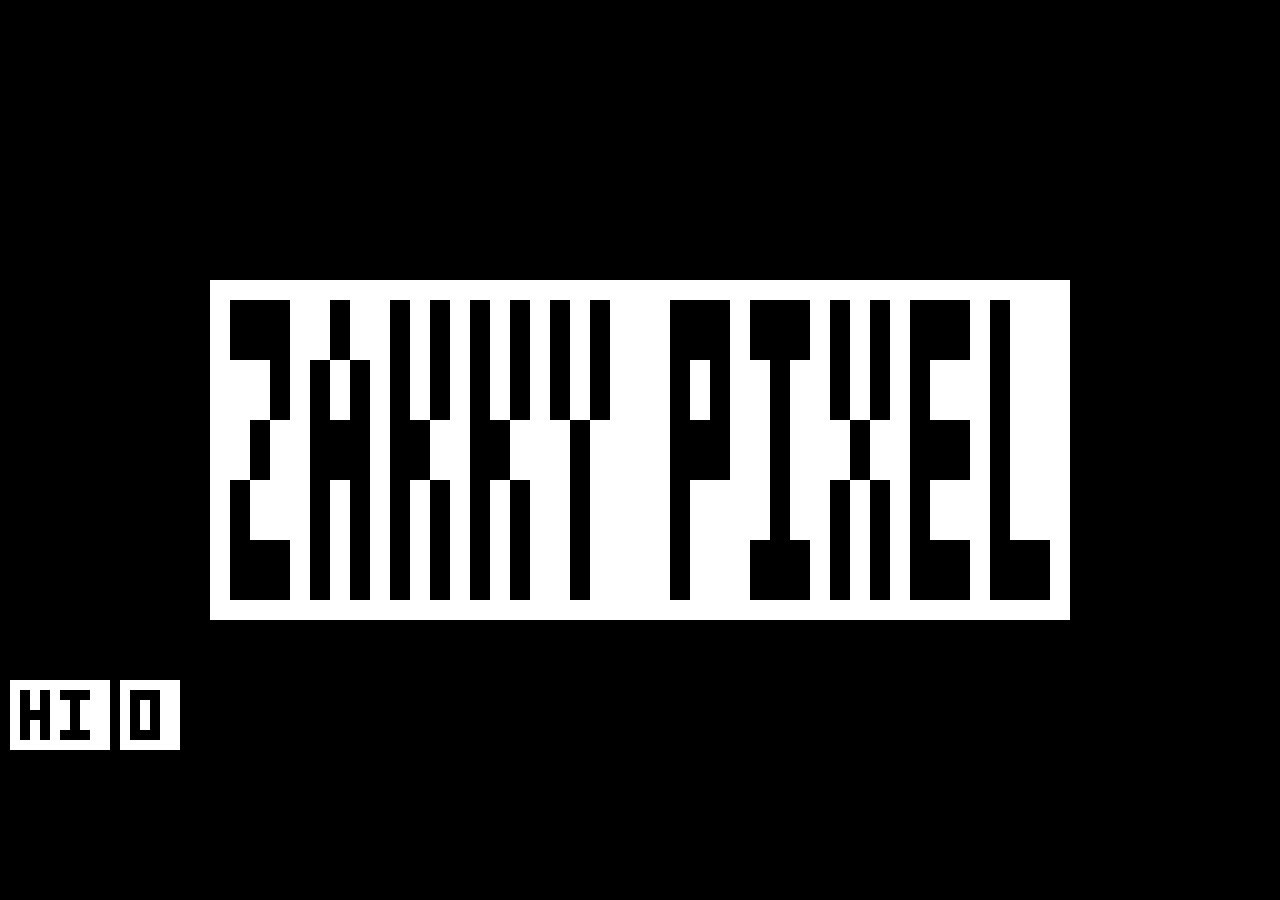
<file: play/zakky-pixel.html>
<!DOCTYPE html>
<html lang="en">
<head>
<meta charset="UTF-8">
<meta name="viewport" content="width=device-width, initial-scale=1.0, maximum-scale=1.0, user-scalable=no">
<title>HELI</title>
<style>
  * { margin:0; padding:0; box-sizing:border-box; -webkit-tap-highlight-color:transparent; }
  html, body {
    width:100%; height:100%;
    background:#000;
    display:flex; flex-direction:column;
    align-items:center; justify-content:center;
    font-family:'Courier New',monospace;
    overflow:hidden; touch-action:none; color:#fff;
  }
  .label { font-size:9px; letter-spacing:0.25em; color:#222; margin-bottom:6px; }
  .frame { position:relative; background:#000; border:1px solid #1e1e1e; border-radius:4px; padding:5px; }
  canvas { display:block; image-rendering:pixelated; image-rendering:crisp-edges; }
  .overlay {
    position:absolute; inset:5px;
    display:flex; flex-direction:column; align-items:center; justify-content:center;
    background:rgba(0,0,0,0.88); border-radius:2px;
    pointer-events:none;
  }
  .ot { font-size:12px; letter-spacing:0.45em; color:#fff; margin-bottom:4px; }
  .os { font-size:8px; letter-spacing:0.2em; color:#3a3a3a; }
  .hud { display:flex; gap:22px; margin-top:9px; font-size:10px; letter-spacing:0.15em; color:#252525; }
  .hud b { color:#aaa; }
  .btn {
    margin-top:16px; width:92px; height:92px; border-radius:50%;
    background:#0c0c0c; border:1px solid #1e1e1e; color:#2a2a2a;
    font-family:'Courier New',monospace; font-size:9px; letter-spacing:0.15em;
    cursor:pointer; display:flex; align-items:center; justify-content:center;
    flex-direction:column; gap:4px; user-select:none; -webkit-user-select:none;
  }
  .btn .ico { font-size:22px; color:#222; line-height:1; }
  .btn.pressed { background:#161616; border-color:#333; }
  .btn.pressed .ico { color:#666; }
  .hint { margin-top:9px; font-size:8px; color:#181818; letter-spacing:0.12em; text-align:center; }
</style>
</head>
<body>

<div class="label">128 × 64 OLED</div>
<div class="frame">
  <canvas id="c" width="128" height="64"></canvas>
  <div class="overlay" id="ov">
    <div class="ot" id="ot">CHOPPY NEEK</div>
    <div class="os" id="os">HOLD TO FLY</div>
  </div>
</div>
<div class="hud">
  <span>DIST <b id="sc">0</b></span>
  <span>BEST <b id="hi">0</b></span>
</div>
<button class="btn" id="btn">
  <span class="ico">▲</span>
  <span>HOLD</span>
</button>
<div class="hint">HOLD = RISE · RELEASE = FALL</div>

<script>
// ── Canvas setup ──────────────────────────────────────
const CV  = document.getElementById('c');
const ctx = CV.getContext('2d');
const W = 128, H = 64;

function resize() {
  const s = Math.max(2, Math.floor((window.innerWidth - 16) / W));
  CV.style.width  = (W * s) + 'px';
  CV.style.height = (H * s) + 'px';
}
resize();
window.addEventListener('resize', resize);

const ovEl = document.getElementById('ov');
const otEl = document.getElementById('ot');
const osEl = document.getElementById('os');
const scEl = document.getElementById('sc');
const hiEl = document.getElementById('hi');
const btnEl = document.getElementById('btn');

// ── Constants ─────────────────────────────────────────
const GRAVITY  = 0.05;
const THRUST   = -0.09;
const MAX_VY   = 1.5;
const HELI_X   = 14;
const HELI_W   = 4;
const HELI_H   = 3;
const SCROLL   = 0.8;
const CAVE_BUF = 512;
const MIN_GAP  = 16;
const MAX_GAP  = 30;

// ── Bitmap font ───────────────────────────────────────
// 3x5 pixel digits
const DIGITS = [
  [0b111,0b101,0b101,0b101,0b111], // 0
  [0b010,0b110,0b010,0b010,0b111], // 1
  [0b111,0b001,0b111,0b100,0b111], // 2
  [0b111,0b001,0b111,0b001,0b111], // 3
  [0b101,0b101,0b111,0b001,0b001], // 4
  [0b111,0b100,0b111,0b001,0b111], // 5
  [0b111,0b100,0b111,0b101,0b111], // 6
  [0b111,0b001,0b001,0b001,0b001], // 7
  [0b111,0b101,0b111,0b101,0b111], // 8
  [0b111,0b101,0b111,0b001,0b111], // 9
];

// 3x5 pixel letters
const LETTERS = {
  'A': [0b010,0b101,0b111,0b101,0b101],
  'C': [0b111,0b100,0b100,0b100,0b111],
  'D': [0b110,0b101,0b101,0b101,0b110],
  'E': [0b111,0b100,0b111,0b100,0b111],
  'H': [0b101,0b101,0b111,0b101,0b101],
  'I': [0b111,0b010,0b010,0b010,0b111],
  'K': [0b101,0b101,0b110,0b101,0b101],
  'L': [0b100,0b100,0b100,0b100,0b111],
  'N': [0b101,0b111,0b111,0b101,0b101],
  'O': [0b111,0b101,0b101,0b101,0b111],
  'P': [0b111,0b101,0b111,0b100,0b100],
  'S': [0b111,0b100,0b111,0b001,0b111],
  'T': [0b111,0b010,0b010,0b010,0b010],
  'X': [0b101,0b101,0b010,0b101,0b101],
  'Y': [0b101,0b101,0b010,0b010,0b010],
  'Z': [0b111,0b001,0b010,0b100,0b111],
};

function drawGlyph(bitmap, ox, oy, col) {
  ctx.fillStyle = col;
  for (let row = 0; row < 5; row++) {
    for (let c = 0; c < 3; c++) {
      if (bitmap[row] & (0b100 >> c)) {
        ctx.fillRect(ox + c, oy + row, 1, 1);
      }
    }
  }
}

function drawNum(num, ox, oy) {
  const str = String(num);
  const cw  = 4;
  const bw  = str.length * cw + 2;
  ctx.fillStyle = '#fff';
  ctx.fillRect(ox - 1, oy - 1, bw, 7);
  for (let i = 0; i < str.length; i++) {
    drawGlyph(DIGITS[parseInt(str[i])], ox + i * cw, oy, '#000');
  }
}

function drawText(str, ox, oy) {
  const cw = 4;
  const bw = str.length * cw + 2;
  ctx.fillStyle = '#fff';
  ctx.fillRect(ox - 1, oy - 1, bw, 7);
  for (let i = 0; i < str.length; i++) {
    const g = LETTERS[str[i]];
    if (g) drawGlyph(g, ox + i * cw, oy, '#000');
  }
}

function drawLabel(label, num, ox, oy) {
  drawText(label, ox, oy);
  drawNum(num, ox + label.length * 4 + 3, oy);
}

// ── Cave generation ───────────────────────────────────
// Cycle per 200 distance units: 0-100 normal tunnel, 100-200 boss biome
// First 50 units: intro (wide -> tunnel)
// Boss biome alternates each cycle: 'rocks' or 'grid'
// Grid biome = right-angle duct: flat walls that snap vertically at intervals

let ceilBuf  = new Float32Array(CAVE_BUF);
let floorBuf = new Float32Array(CAVE_BUF);
let genX, ceilY, floorY, ceilV, floorV;

// Grid duct state — set when boss starts
let gridDuctCeil  = 10;
let gridDuctFloor = H - 10;
let gridNextSnap  = 0; // world-x of next snap point

const GRID_GAP = 22; // wider than normal tunnel so corners are navigable

function snapGridDuct(wx) {
  // Pick a new flat corridor position, snapping every 60-100px
  const mid    = 4 + Math.random() * (H - 8 - GRID_GAP);
  gridDuctCeil  = Math.round(mid);
  gridDuctFloor = Math.round(mid + GRID_GAP);
  gridNextSnap  = wx + 60 + Math.floor(Math.random() * 40);
}

function targetGapAt(wx) {
  const d     = wx / 10;
  const cycle = d % 200;

  if (d < 50) {
    const t = d / 50;
    return H - 4 - (H - 4 - MAX_GAP) * t;
  } else if (cycle < 100) {
    return Math.max(MIN_GAP, MAX_GAP - Math.floor(d / 300));
  } else {
    // Boss open phase: ease to full width over first 20 units
    const bossT = Math.min((cycle - 100) / 20, 1.0);
    const ease  = bossT < 0.5 ? 2 * bossT * bossT : 1 - Math.pow(-2 * bossT + 2, 2) / 2;
    const tunnelGap = Math.max(MIN_GAP, MAX_GAP - Math.floor(d / 300));
    return tunnelGap + (H - 6 - tunnelGap) * ease;
  }
}

function resetCave() {
  ceilY  = 0;
  floorY = H;
  ceilV  = 0;
  floorV = 0;
  for (let i = 0; i < CAVE_BUF; i++) {
    ceilBuf[i]  = 0;
    floorBuf[i] = H;
  }
  genX = 0;
}

function generateCol(wx) {
  const idx   = wx % CAVE_BUF;
  const d     = wx / 10;
  const cycle = d % 200;
  const inBoss = d >= 50 && cycle >= 100;

  if (inBoss && bossType === 'grid') {
    // Right-angle duct: flat walls that snap to a new position at intervals
    if (wx >= gridNextSnap) snapGridDuct(wx);
    ceilBuf[idx]  = gridDuctCeil;
    floorBuf[idx] = gridDuctFloor;
    // Update ceilY/floorY so endBoss can hand off smoothly
    ceilY  = gridDuctCeil;
    floorY = gridDuctFloor;
    return;
  }

  // Normal cave / rocks boss (open cave)
  const gap = targetGapAt(wx);

  ceilV  += (Math.random() - 0.48) * 0.3;
  ceilV   = Math.max(-0.5, Math.min(0.5, ceilV));
  ceilY  += ceilV;
  floorV += (Math.random() - 0.52) * 0.3;
  floorV  = Math.max(-0.5, Math.min(0.5, floorV));
  floorY += floorV;

  if (floorY - ceilY < gap) {
    const m = (ceilY + floorY) / 2;
    ceilY  = m - gap / 2;
    floorY = m + gap / 2;
  }
  ceilY  = Math.max(0, Math.min(H - gap, ceilY));
  floorY = Math.min(H,  Math.max(ceilY + gap, floorY));

  ceilBuf[idx]  = ceilY;
  floorBuf[idx] = floorY;
}

function ensureGenerated(upTo) {
  while (genX <= upTo) {
    generateCol(genX);
    genX++;
  }
}

// ── Game state ────────────────────────────────────────
let vy, heliY, scrollX, distance;
let hiScore   = 0;
let lastScore = -1;
let held      = false;
let speed, frame;
let inputLocked = false;

// STATE: 'title' | 'playing' | 'dead'
let state = 'title';

// ── Boss stage ────────────────────────────────────────
const BOSS_TRIGGER  = 100;
const BOSS_DURATION = 100;

let bossActive   = false;
let bossType     = 'rocks'; // 'rocks' or 'grid'
let rocks        = [];

// ── Rock generation ───────────────────────────────────
function makeRock(x) {
  const cy = 8 + Math.random() * (H - 16);
  const bw = 4 + Math.floor(Math.random() * 3);
  const bh = 3 + Math.floor(Math.random() * 3);
  const bumps = [
    { dx: -2, dy: -2, w: bw - 2, h: 3 },
    { dx:  1, dy:  bh - 1, w: bw - 3, h: 3 },
    { dx: -3, dy:  1, w: 3, h: bh - 2 },
    { dx:  bw - 1, dy: 0, w: 3, h: bh - 3 },
  ].filter(() => Math.random() > 0.3);
  return { x, y: cy - bh / 2, w: bw, h: bh, bumps };
}

// ── Grid piece generation ─────────────────────────────
// A grid piece is a random right-angle cluster of 2-4 rectangles
function makeGridPiece(x) {
  const cy = 6 + Math.random() * (H - 12);
  const rects = [];
  const numRects = 2 + Math.floor(Math.random() * 3);
  // Start with one rect, then attach others at right angles
  let curX = 0, curY = 0;
  for (let i = 0; i < numRects; i++) {
    const w = 3 + Math.floor(Math.random() * 5);
    const h = 3 + Math.floor(Math.random() * 5);
    rects.push({ dx: curX, dy: curY, w, h });
    // Next piece attaches at a right angle — either extend right or down
    if (Math.random() > 0.5) {
      curX += w + 1;
      curY  = Math.floor(Math.random() * 4) - 2;
    } else {
      curY += h + 1;
      curX  = Math.floor(Math.random() * 4) - 2;
    }
  }
  // Measure total bounds for collision
  const maxW = Math.max(...rects.map(r => r.dx + r.w));
  const maxH = Math.max(...rects.map(r => r.dy + r.h));
  return { x, cy, rects, maxW, maxH };
}

function startBoss() {
  bossActive = true;
  bossType   = distance < 200 ? 'grid' : (Math.random() > 0.5 ? 'rocks' : 'grid');
  rocks      = [];

  if (bossType === 'grid') {
    // Initialise duct at current tunnel position so transition is smooth
    gridDuctCeil  = Math.round(ceilY);
    gridDuctFloor = Math.round(ceilY + GRID_GAP);
    gridNextSnap  = Math.floor(scrollX) + 80; // first snap after player has entered
  } else {
    const bossEndWorld = scrollX + 1000;
    for (let rx = scrollX + 350; rx < bossEndWorld; rx += 28 + Math.floor(Math.random() * 18)) {
      rocks.push(makeRock(rx));
    }
  }
}

function endBoss() {
  bossActive = false;
  rocks      = [];
}

function rockCollides(rock) {
  const corners = [
    { x: HELI_X,          y: heliY - HELI_H / 2 },
    { x: HELI_X,          y: heliY + HELI_H / 2 },
    { x: HELI_X + HELI_W, y: heliY - HELI_H / 2 },
    { x: HELI_X + HELI_W, y: heliY + HELI_H / 2 },
  ];
  // Convert rock to screen space
  const rx = rock.x - scrollX;
  for (const p of corners) {
    // Main body
    if (p.x >= rx && p.x <= rx + rock.w &&
        p.y >= rock.y && p.y <= rock.y + rock.h) return true;
    // Bumps
    for (const b of rock.bumps) {
      if (p.x >= rx + b.dx && p.x <= rx + b.dx + b.w &&
          p.y >= rock.y + b.dy && p.y <= rock.y + b.dy + b.h) return true;
    }
  }
  return false;
}

function gridCollides(gp) {
  const corners = [
    { x: HELI_X,          y: heliY - HELI_H / 2 },
    { x: HELI_X,          y: heliY + HELI_H / 2 },
    { x: HELI_X + HELI_W, y: heliY - HELI_H / 2 },
    { x: HELI_X + HELI_W, y: heliY + HELI_H / 2 },
  ];
  const gx = gp.x - scrollX;
  for (const p of corners) {
    for (const r of gp.rects) {
      if (p.x >= gx + r.dx && p.x <= gx + r.dx + r.w &&
          p.y >= gp.cy + r.dy && p.y <= gp.cy + r.dy + r.h) return true;
    }
  }
  return false;
}

function startGame() {
  vy        = 0;
  heliY     = H / 2;
  scrollX   = 0;
  distance  = 0;
  speed     = SCROLL;
  frame     = 0;
  held      = true;
  state     = 'playing';
  bossActive = false;
  rocks      = [];
  resetCave();
  ovEl.style.display = 'none';
}

function showTitle() {
  state = 'title';
  ovEl.style.display = 'none';
}

function showDead() {
  state = 'dead';
  inputLocked = true;
  ovEl.style.display = 'none';
  setTimeout(() => { inputLocked = false; }, 1000);
}

// ── Collision ─────────────────────────────────────────
function checkCollision() {
  const corners = [
    { x: HELI_X,          y: heliY - HELI_H / 2 },
    { x: HELI_X,          y: heliY + HELI_H / 2 },
    { x: HELI_X + HELI_W, y: heliY - HELI_H / 2 },
    { x: HELI_X + HELI_W, y: heliY + HELI_H / 2 },
  ];
  for (const p of corners) {
    const idx = Math.floor(scrollX + p.x) % CAVE_BUF;
    if (p.y <= ceilBuf[idx] || p.y >= floorBuf[idx]) return true;
  }
  if (bossActive) {
    for (const rock of rocks) {
      if (rockCollides(rock)) return true;
    }
  }
  return false;
}

// ── Update ────────────────────────────────────────────
function update() {
  if (state !== 'playing') return;
  frame++;
  speed = Math.min(SCROLL + scrollX * 0.0012, 1.8);
  vy += held ? THRUST : GRAVITY;
  vy  = Math.max(-MAX_VY, Math.min(MAX_VY, vy));
  heliY   += vy;
  scrollX += speed;
  distance = Math.floor(scrollX / 10);

  // Boss trigger — every 150 distance units, boss is dist 100-150
  const cycle = distance % 200;
  if (!bossActive && cycle >= 100) startBoss();
  if (bossActive && cycle < 100)   endBoss();

  ensureGenerated(Math.floor(scrollX) + W + 160); // generate well ahead inc boss section

  if (bossActive) {
    rocks = rocks.filter(r => r.x > scrollX - 20);
  }

  scEl.textContent = distance;

  if (checkCollision()) {
    lastScore = distance;
    if (distance > hiScore) hiScore = distance;
    hiEl.textContent = hiScore;
    showDead();
  }
}

// ── Draw ──────────────────────────────────────────────
function draw() {
  ctx.fillStyle = '#000';
  ctx.fillRect(0, 0, W, H);

  if (state === 'title') {
    const title  = 'ZAKKY PIXEL';
    const scaleX = 2;
    const scaleY = 6;
    const cw     = 3 * scaleX + scaleX; // 3px glyph + 1px gap, all scaled
    const spaceW = 2 * scaleX;          // space char width

    // Measure total width
    let totalW = 0;
    for (let i = 0; i < title.length; i++) {
      totalW += (title[i] === ' ') ? spaceW : cw;
    }
    totalW -= scaleX; // no trailing gap

    const tx = Math.floor((W - totalW) / 2);
    const ty = Math.floor(H / 2) - Math.floor(5 * scaleY / 2);

    // White bg
    ctx.fillStyle = '#fff';
    ctx.fillRect(tx - 2, ty - 2, totalW + 4, 5 * scaleY + 4);

    // Draw glyphs
    ctx.fillStyle = '#000';
    let cx = tx;
    for (let i = 0; i < title.length; i++) {
      const ch = title[i];
      if (ch === ' ') { cx += spaceW; continue; }
      const g = LETTERS[ch];
      if (g) {
        for (let row = 0; row < 5; row++) {
          for (let col = 0; col < 3; col++) {
            if (g[row] & (0b100 >> col)) {
              ctx.fillRect(cx + col * scaleX, ty + row * scaleY, scaleX, scaleY);
            }
          }
        }
      }
      cx += cw;
    }

    // Scores bottom — LAST on top, HI below
    if (lastScore >= 0) {
      drawLabel('LAST', lastScore, 2, H - 16);
      drawLabel('HI',   hiScore,   2, H - 8);
    } else {
      drawLabel('HI', hiScore, 2, H - 8);
    }
    return;
  }

  if (state === 'dead') {
    // Big last score centred, best score smaller below
    // Measure lastScore width: each digit = 4px wide
    const bigScale = 2;
    const scoreStr = String(lastScore);
    const bigW = scoreStr.length * 4 * bigScale + (scoreStr.length - 1) * bigScale;
    const bigX = Math.floor((W - bigW) / 2);
    const bigY = Math.floor(H / 2) - 10;
    drawNumScaled(lastScore, bigX, bigY, bigScale);

    // "DEAD" label above score
    drawText('DEAD', Math.floor((W - 4 * 4 + 2) / 2) - 2, bigY - 9);

    // Best below
    drawLabel('HI', hiScore, Math.floor((W - (2 * 4 + 3 + String(hiScore).length * 4 + 2)) / 2), bigY + 14);
    return;
  }

  // Playing
  ctx.fillStyle = '#fff';
  for (let sx = 0; sx < W; sx++) {
    const idx = (Math.floor(scrollX) + sx) % CAVE_BUF;
    const c   = Math.floor(ceilBuf[idx]);
    const f   = Math.floor(floorBuf[idx]);
    ctx.fillRect(sx, 0, 1, c);
    ctx.fillRect(sx, f, 1, H - f);
  }
  ctx.fillStyle = '#fff';
  ctx.fillRect(HELI_X, Math.round(heliY) - 2, HELI_W, HELI_H);

  // Draw rocks during rocky section
  if (bossActive) {
    ctx.fillStyle = '#fff';
    for (const rock of rocks) {
      const rx = Math.round(rock.x - scrollX);
      if (rx > W || rx + rock.w < 0) continue;
      ctx.fillRect(rx, Math.round(rock.y), rock.w, rock.h);
      for (const b of rock.bumps) {
        ctx.fillRect(rx + b.dx, Math.round(rock.y) + b.dy, b.w, b.h);
      }
    }
  }

  drawNum(distance, 2, 2);
}

function drawNumScaled(num, ox, oy, scale) {
  const str = String(num);
  const cw  = 4 * scale;
  const bw  = str.length * cw + 2;
  ctx.fillStyle = '#fff';
  ctx.fillRect(ox - 1, oy - 1, bw, 5 * scale + 2);
  for (let i = 0; i < str.length; i++) {
    const d  = DIGITS[parseInt(str[i])];
    const dx = ox + i * cw;
    ctx.fillStyle = '#000';
    for (let row = 0; row < 5; row++) {
      for (let c = 0; c < 3; c++) {
        if (d[row] & (0b100 >> c)) {
          ctx.fillRect(dx + c * scale, oy + row * scale, scale, scale);
        }
      }
    }
  }
}

// ── Loop ──────────────────────────────────────────────
function loop() {
  update();
  draw();
  requestAnimationFrame(loop);
}

// ── Input ─────────────────────────────────────────────
function press() {
  held = true;
  btnEl.classList.add('pressed');
  if (inputLocked) return;
  if (state === 'title') {
    startGame();
  } else if (state === 'dead') {
    showTitle();
  }
}

function release() {
  held = false;
  btnEl.classList.remove('pressed');
}

btnEl.addEventListener('touchstart',  e => { e.preventDefault(); press(); },   { passive: false });
btnEl.addEventListener('touchend',    e => { e.preventDefault(); release(); }, { passive: false });
btnEl.addEventListener('touchcancel', e => { e.preventDefault(); release(); }, { passive: false });
btnEl.addEventListener('mousedown',   press);
btnEl.addEventListener('mouseup',     release);
btnEl.addEventListener('mouseleave',  release);

CV.addEventListener('touchstart', e => { e.preventDefault(); press(); },   { passive: false });
CV.addEventListener('touchend',   e => { e.preventDefault(); release(); }, { passive: false });

document.addEventListener('keydown', e => { if (e.code === 'Space' && !e.repeat) { e.preventDefault(); press(); } });
document.addEventListener('keyup',   e => { if (e.code === 'Space') { e.preventDefault(); release(); } });

// ── Boot ──────────────────────────────────────────────
resetCave();
scEl.textContent = 0;
hiEl.textContent = 0;
showTitle();
loop();
</script>
<!-- Added by tools/release.py to the copy of a game on the public page (site/play/<slug>.html).
     Shows only the game screen, full size, and hides the prototype's panels and cheats.
     The page underneath keeps running unchanged; the hidden parts are still there, just not shown. -->
<style id="zb-play">
html, body { margin: 0 !important; padding: 0 !important; height: 100% !important; overflow: hidden !important; background: #000 !important; }
body > :not(#zb-stage) { display: none !important; }
#zb-stage { position: fixed; inset: 0; display: flex; align-items: center; justify-content: center; background: #000; }
#zb-stage > canvas { display: block !important; position: static !important; transform: none !important; margin: 0 !important;
  border: 0 !important; box-shadow: none !important; width: 100% !important; height: 100% !important;
  object-fit: contain; image-rendering: pixelated; image-rendering: crisp-edges; }
</style>
<script>
(function () {
  var c = document.querySelector('#c');
  if (!c) return;
  var stage = document.createElement('div');
  stage.id = 'zb-stage';
  document.body.appendChild(stage);
  stage.appendChild(c);
  // Standard ZakkyBoy keys (WASD = D-pad, J = A, K = B, N M , = extra buttons) -> the keys this
  // prototype listens for. Real key presses never reach the game directly, only the translated ones,
  // so every game uses the same layout and old keys (e.g. Drift's A/S) can't clash with the D-pad.
  // Presses sent by the page's on-screen buttons and the screenshot tool are already translated.
  var KEYMAP = {"KeyJ": {"key": " ", "code": "Space"}};
  function relay(e) {
    if (!e.isTrusted) return;           // a translated press: let the game have it
    e.stopImmediatePropagation();
    e.preventDefault();                 // also stops keys scrolling the page this is embedded in
    var to = KEYMAP[e.code];
    if (!to || e.type === 'keypress' || e.repeat) return;
    document.dispatchEvent(new KeyboardEvent(e.type, { key: to.key, code: to.code, bubbles: true, cancelable: true }));
    try { parent.zbLight && parent.zbLight(e.code, e.type === 'keydown'); } catch (_) {}
  }
  ['keydown', 'keyup', 'keypress'].forEach(function (t) { addEventListener(t, relay, { capture: true, passive: false }); });
})();
</script>
</body>
</html>
</file>
<file: assets/site.css>
/* Shared styles for every page of the public ZakkyBoy Games site (copied to assets/ by tools/release.py). */
:root{
  --serif:"Iowan Old Style","Source Serif 4",Georgia,serif;
  --mono:"JetBrains Mono",ui-monospace,monospace;
  --bg:#09090b; --surface:#111114; --surface-2:#16161a;
  --text:#ffffff; --muted:rgba(255,255,255,.62); --faint:rgba(255,255,255,.38);
  --line:rgba(255,255,255,.09); --line-2:rgba(255,255,255,.18);
}
/* Sharp corners everywhere, like pixels on the ZakkyBoy screen */
*{box-sizing:border-box;border-radius:0 !important}
[hidden]{display:none !important}
html{background:var(--bg);scroll-behavior:smooth}
body{margin:0;background:var(--bg);color:var(--text);font:16px/1.6 var(--serif);-webkit-font-smoothing:antialiased}
a{color:var(--text)}
.wrap{max-width:1040px;margin:0 auto;padding:0 20px 72px}
b,strong{font-weight:600}
code{font:13px var(--mono);background:var(--surface-2);border:1px solid var(--line);border-radius:5px;padding:1px 5px}

/* Menu: sharp OLED-style text links, the current page shown as an inverted block */
.nav{display:flex;flex-wrap:wrap;justify-content:center;gap:28px;margin:30px 0 0}
.nav a{color:var(--muted);text-decoration:none;font:16px var(--serif);padding:4px 0;
  border-bottom:1px solid transparent;transition:color .12s,border-color .12s}
.nav a:hover{color:var(--text);border-bottom-color:var(--line-2)}
.nav a[aria-current="page"]{color:var(--text);border-bottom-color:var(--text)}
.nav a:focus-visible{outline:1px solid var(--text);outline-offset:2px}

/* Hero (home) */
.hero{text-align:center;padding:56px 0 44px}
.logo{width:min(400px,78vw);height:auto;display:block;margin:0 auto;
  filter:invert(1) drop-shadow(0 0 22px rgba(150,170,255,.35))}
.hero + .section{padding-top:8px}

/* Pill buttons */
.btn,.chip{display:inline-flex;align-items:center;gap:6px;border-radius:99px;font:15px var(--serif);text-decoration:none;cursor:pointer;transition:background .15s,color .15s,border-color .15s,opacity .15s}
.btn{padding:9px 22px;font-weight:600;background:var(--text);color:#000;border:0}
.btn:hover{opacity:.85}
.btn.ghost{background:transparent;color:var(--text);border:1px solid var(--line-2)}
.btn.ghost:hover{border-color:var(--text);opacity:1}
.chip{background:transparent;color:var(--muted);border:1px solid var(--line-2);padding:6px 14px;font-size:14px}
.chip span{font:12px var(--mono);color:var(--faint);margin-left:4px}
.chip:hover{color:var(--text);border-color:var(--text)}
.chip[aria-pressed="true"]{background:var(--text);color:#000;border-color:var(--text)}
.chip[aria-pressed="true"] span{color:rgba(0,0,0,.55)}
.btn:focus-visible,.chip:focus-visible,.nav-links a:focus-visible{outline:2px solid var(--text);outline-offset:3px}

/* Long-form sections (guide, community) */
.section{padding:56px 0 0;scroll-margin-top:12px}
.section > h2{margin:0;font-size:28px;letter-spacing:-.015em;font-weight:700}
.section > .lede{color:var(--muted);margin:8px 0 0;max-width:680px}
.kicker{font:500 12px var(--mono);letter-spacing:.14em;text-transform:uppercase;color:var(--faint);margin:0 0 8px}

/* Numbered step cards */
.steps{list-style:none;margin:24px 0 0;padding:0;display:grid;grid-template-columns:repeat(4,1fr);gap:12px;counter-reset:s}
.steps li{border:1px solid var(--line-2);border-radius:14px;padding:18px 18px 16px;counter-increment:s;font-size:14px;color:var(--muted)}
.steps li::before{content:counter(s);display:flex;align-items:center;justify-content:center;width:26px;height:26px;border:1px solid var(--line-2);border-radius:50%;font:500 13px var(--mono);color:var(--text);margin-bottom:12px}
.steps b{color:var(--text)}

/* Tips in a three-column row */
.help{margin-top:28px;display:grid;grid-template-columns:repeat(3,1fr);gap:24px;color:var(--muted);font-size:14px}
.help h4{margin:0 0 6px;color:var(--text);font-size:14px;font-weight:600}
.help p{margin:0}

/* Big numbered stages (make your own game) */
.stage-step{display:grid;grid-template-columns:44px minmax(0,1fr);gap:18px;padding:30px 0;border-bottom:1px solid var(--line)}
.stage-step:first-of-type{margin-top:12px;border-top:1px solid var(--line)}
.stage-num{width:40px;height:40px;border:1px solid var(--line-2);border-radius:50%;display:flex;align-items:center;justify-content:center;font:500 15px var(--mono)}
.stage-step h3{margin:6px 0 4px;font-size:20px;font-weight:600}
.stage-step p,.stage-step li{color:var(--muted);font-size:15px}
.stage-step p{margin:8px 0 0}
.stage-step ol,.stage-step ul{margin:10px 0 0;padding-left:20px}
.stage-step li{margin:4px 0}
.stage-step li b,.stage-step p b{color:var(--text)}

/* Prompt builder */
.builder{margin-top:16px;border:1px solid var(--line-2);border-radius:14px;padding:18px}
.builder-row{display:flex;flex-wrap:wrap;align-items:center;gap:8px;margin:0 0 14px}
.builder-row .label{color:var(--faint);font-size:14px;margin-right:4px}
.prompt{position:relative}
.prompt pre{margin:0;max-height:340px;overflow:auto;background:#000;border:1px solid var(--line);border-radius:10px;padding:16px;font:12.5px/1.65 var(--mono);color:rgba(255,255,255,.82);white-space:pre-wrap;word-break:break-word}
.prompt-actions{display:flex;align-items:center;gap:12px;margin-top:12px}
.copied{color:var(--faint);font:12px var(--mono)}

/* Forms */
.field{display:flex;flex-direction:column;gap:6px;margin:0 0 14px}
.field label{font-size:14px;color:var(--muted)}
.field label span{color:var(--faint);font:12px var(--mono)}
input[type=text],input[type=email],select,textarea{width:100%;background:#000;color:var(--text);border:1px solid var(--line-2);border-radius:10px;padding:10px 12px;font:15px var(--serif)}
textarea{min-height:110px;resize:vertical;line-height:1.5}
input:focus,select:focus,textarea:focus{outline:none;border-color:var(--text)}
.form-grid{display:grid;grid-template-columns:1fr 1fr;gap:0 14px}
.notice{border:1px solid var(--line-2);border-radius:12px;padding:12px 16px;color:var(--text);margin:0 0 16px;font-size:15px}

/* Panels */
.panel{border:1px solid var(--line-2);border-radius:14px;padding:22px}
.two-col{display:grid;grid-template-columns:minmax(0,1fr) minmax(0,1fr);gap:16px;margin-top:22px}
.panel h3{margin:0 0 6px;font-size:17px;font-weight:600}
.panel p,.panel li{color:var(--muted);font-size:14px}
.panel p{margin:0}
.panel ul{margin:8px 0 0;padding-left:18px}

footer{margin-top:64px;text-align:center;color:var(--faint);font:12px var(--mono);letter-spacing:.2em}

@media (max-width:800px){
  .steps{grid-template-columns:1fr 1fr}
  .help,.two-col{grid-template-columns:1fr}
}
@media (max-width:560px){
  .nav{gap:20px}
  .hero{padding:40px 0 26px}
  .steps,.form-grid{grid-template-columns:1fr}
  .stage-step{grid-template-columns:1fr;gap:8px}
}
</file>
